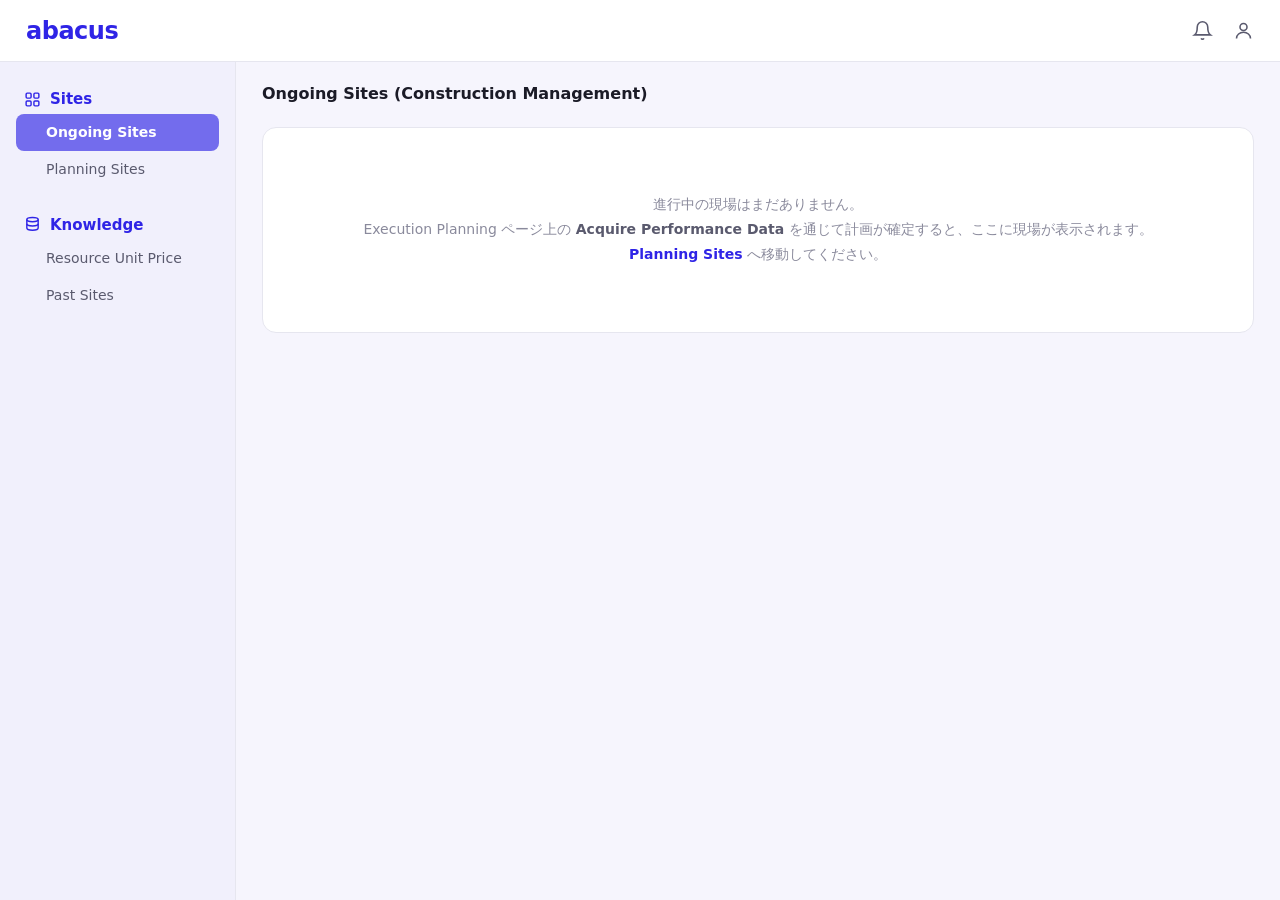
<file: index.html>
<!DOCTYPE html>
<html lang="en">
<head>
<meta charset="UTF-8" />
<meta name="viewport" content="width=device-width, initial-scale=1.0" />
<title>Abacus · Ongoing Sites (Construction Management)</title>
<style>
  /* ---------- Design tokens (shared with cur.html) ---------- */
  :root{
    --white:#FFFFFF;
    --black:#000000;
    --indigo-50:#E5E4FB;
    --indigo-100:#C3C0F6;
    --indigo-200:#9791F1;
    --indigo-300:#736CED;
    --indigo-400:#5148EA;
    --indigo-500:#2F24E6;
    --indigo-600:#1D14C8;
    --indigo-700:#140A94;
    --indigo-800:#0D0765;
    --indigo-900:#07043C;
    --green-500:#28D435;
    --green-600:#1FAD29;
    --teal-500:#19B5A6;
    --gold-600:#A8821B;
    --orange-600:#D98A00;
    --purple-400:#8F88F0;

    --bg-app:#F6F5FD;
    --bg-side:#F1F0FC;
    --line:#E6E6EF;
    --line-strong:#D6D6E2;
    --text:#1B1B27;
    --text-soft:#5A5A6E;
    --text-mute:#8A8A9C;
    --radius:14px;
    --shadow-card:0 1px 2px rgba(16,16,40,.05);
    --font:"Inter","Helvetica Neue","Hiragino Sans","Yu Gothic UI",system-ui,-apple-system,sans-serif;
  }

  *{box-sizing:border-box;}
  html,body{height:100%;}
  body{margin:0;font-family:var(--font);color:var(--text);background:var(--bg-app);-webkit-font-smoothing:antialiased;}
  button{font-family:inherit;cursor:pointer;}

  /* ---------- App shell ---------- */
  .appbar{
    height:62px;display:flex;align-items:center;justify-content:space-between;
    padding:0 26px;background:var(--white);border-bottom:1px solid var(--line);
    position:sticky;top:0;z-index:30;
  }
  .appbar .logo a{text-decoration: none;color: var(--indigo-500);}
  .appbar .logo{font-size:24px;font-weight:800;letter-spacing:-.5px;}
  .appbar-actions{display:flex;align-items:center;gap:20px;}
  .appbar-actions svg{width:21px;height:21px;color:var(--text-soft);}

  .app{display:flex;min-height:calc(100vh - 62px);}

  .sidebar{
    width:236px;flex:0 0 236px;
    background:var(--bg-side);
    border-right:1px solid var(--line);
    padding:22px 16px;
  }
  .nav-group{margin-bottom:22px;}
  .nav-head{
    display:flex;align-items:center;gap:9px;
    color:var(--indigo-500);font-weight:700;font-size:15px;
    padding:6px 8px;
  }
  .nav-head svg{width:17px;height:17px;}
  .nav-item{
    display:block;padding:9px 12px 9px 30px;
    color:var(--text-soft);font-size:14px;border-radius:8px;
    text-decoration:none;line-height:1.35;cursor:pointer;
  }
  .nav-item:hover{background:#EAE9FA;}
  .nav-item.active{
    background:var(--indigo-300);color:var(--white);font-weight:700;
  }

  .main{flex:1;min-width:0;display:flex;flex-direction:column;}
  .content{padding:22px 26px 60px;}
  .page-title{font-size:16px;font-weight:600;color:var(--text);margin:0 0 24px;}

  /* ---------- Site cards ---------- */
  .cards{display:grid;grid-template-columns:repeat(2,minmax(0,1fr));gap:20px;}
  /* empty state — same pattern as the Planning Sites list */
  .empty-cards{
    grid-column:1 / -1;
    background:var(--white);border:1px solid var(--line);border-radius:var(--radius);
    padding:64px 20px;text-align:center;
    font-size:14px;color:var(--text-mute);line-height:1.8;
  }
  .empty-cards b{color:var(--text-soft);}
  .empty-cards a{color:var(--indigo-500);font-weight:600;text-decoration:none;}
  .empty-cards a:hover{text-decoration:underline;}
  @media(max-width:1100px){.cards{grid-template-columns:1fr;}}
  .site-card{
    background:var(--white);border:1px solid var(--line);border-radius:var(--radius);
    padding:16px;box-shadow:var(--shadow-card);min-width:0;
  }
  .site-card:hover{border:1px solid var(--indigo-100);}
  .sc-head{display:flex;align-items:center;justify-content:space-between;gap:12px;margin-bottom:14px;}
  .sc-name{font-size:21px;font-weight:800;}
  .sc-meta{display:flex;align-items:center;gap:14px;font-size:13px;color:var(--text-soft);white-space:nowrap;}
  .sc-meta .updated{display:inline-flex;align-items:center;gap:6px;}
  .sc-meta svg{width:14px;height:14px;}
  .status{font-weight:700;font-size:13px;}
  .status.syncing{color:var(--orange-600);}
  .status.auto{color:var(--indigo-500);}

  .metric{margin-bottom:12px;}
  .metric-row{display:flex;align-items:baseline;justify-content:space-between;gap:12px;margin-bottom:6px;}
  .metric-label{font-size:15px;font-weight:700;}
  .metric-label.dim{color:var(--text-mute);}
  .metric-label.dim b{color:var(--text);}
  .metric-side{font-size:12.5px;color:var(--text-soft);white-space:nowrap;overflow:hidden;text-overflow:ellipsis;}
  .track{height:7px;background:#E9E9F0;border-radius:999px;overflow:hidden;}
  .fill{height:100%;border-radius:999px;background:var(--green-500);}
  .fill.grad{background:linear-gradient(90deg,var(--green-500),var(--teal-500));}

  /* tabs + legend */
  .sc-tabs{display:flex;align-items:center;gap:4px;margin:16px 0 12px;flex-wrap:wrap;}
  .tab{
    background:none;border:none;font-size:14px;font-weight:600;color:var(--text-soft);
    padding:9px 14px;border-bottom:2.5px solid transparent;
  }
  .tab.active{
    background:var(--indigo-50);color:var(--text);font-weight:700;
    border-bottom-color:var(--indigo-500);
  }
  .legend{margin-left:auto;display:flex;align-items:center;gap:16px;font-size:13px;color:var(--text);}
  .legend span{display:inline-flex;align-items:center;gap:7px;}
  .legend i{display:inline-block;width:18px;height:3px;border-radius:2px;}

  .chart{border:1px solid var(--line);border-radius:8px;padding:8px 6px 2px;}
  .chart svg{display:block;width:100%;height:auto;}

  .sc-foot{display:flex;gap:12px;margin-top:16px;}
  .sc-foot button{
    flex:1;display:inline-flex;align-items:center;justify-content:center;gap:4px;
    background:var(--white);border:1.5px solid var(--line-strong);border-radius:8px;
    padding:8px;font-size:14px;font-weight:600;color:var(--text);
  }
  .sc-foot button:hover{border-color:var(--indigo-300);color:var(--indigo-600);}
  .sc-foot svg{width:16px;height:16px;}
</style>
<link rel="stylesheet" href="buttons.css" />
</head>
<body>
<!-- Full-width app header -->
<header class="appbar">
  <div class="logo"><a href="index.html">abacus</a></div>
  <div class="appbar-actions">
    <svg viewBox="0 0 24 24" fill="none" stroke="currentColor" stroke-width="1.8"><path d="M18 8a6 6 0 10-12 0c0 7-3 9-3 9h18s-3-2-3-9"/><path d="M13.7 21a2 2 0 01-3.4 0"/></svg>
    <svg viewBox="0 0 24 24" fill="none" stroke="currentColor" stroke-width="1.8"><circle cx="12" cy="8" r="4"/><path d="M4 21c0-4 3.6-7 8-7s8 3 8 7"/></svg>
  </div>
</header>

<div class="app">
  <!-- Sidebar -->
  <aside class="sidebar">
    <div class="nav-group">
      <div class="nav-head">
        <svg viewBox="0 0 24 24" fill="none" stroke="currentColor" stroke-width="2"><rect x="3" y="3" width="7" height="7" rx="1.5"/><rect x="14" y="3" width="7" height="7" rx="1.5"/><rect x="3" y="14" width="7" height="7" rx="1.5"/><rect x="14" y="14" width="7" height="7" rx="1.5"/></svg>
        Sites
      </div>
      <a href="index.html" class="nav-item active">Ongoing Sites</a>
      <a href="PlanningSitelist.html" class="nav-item">Planning Sites</a>
    </div>
    <div class="nav-group">
      <div class="nav-head">
        <svg viewBox="0 0 24 24" fill="none" stroke="currentColor" stroke-width="2"><ellipse cx="12" cy="5" rx="8" ry="3"/><path d="M4 5v6c0 1.7 3.6 3 8 3s8-1.3 8-3V5"/><path d="M4 11v6c0 1.7 3.6 3 8 3s8-1.3 8-3v-6"/></svg>
        Knowledge
      </div>
      <a href="resource-pricing.html" class="nav-item">Resource Unit Price</a>
      <a class="nav-item">Past Sites</a>
    </div>
  </aside>

  <!-- Main -->
  <div class="main">
    <main class="content">
      <h1 class="page-title">Ongoing Sites (Construction Management)</h1>
      <div class="cards" id="cards"></div>
    </main>
  </div>
</div>

<script>
/* Demo reset: opening index.html?reset wipes all prototype data
   (abacus.* localStorage keys) and reloads into the clean state. */
if (new URLSearchParams(location.search).has('reset')) {
  Object.keys(localStorage)
    .filter(k => k.startsWith('abacus.'))
    .forEach(k => localStorage.removeItem(k));
  sessionStorage.clear();
  location.replace(location.pathname); // drop the param so refreshes don't re-trigger
}

const ICON = {
  clock:'<svg viewBox="0 0 24 24" fill="none" stroke="currentColor" stroke-width="1.8"><circle cx="12" cy="12" r="9"/><path d="M12 7v5l3 2"/></svg>',
  trend:'<svg viewBox="0 0 24 24" fill="none" stroke="currentColor" stroke-width="2"><path d="M3 17l6-6 4 4 8-8"/><path d="M14 7h7v7"/></svg>',
  cal:'<svg viewBox="0 0 24 24" fill="none" stroke="currentColor" stroke-width="1.8"><rect x="3" y="5" width="18" height="16" rx="2"/><path d="M16 3v4M8 3v4M3 11h18"/></svg>',
  bars:'<svg viewBox="0 0 24 24" fill="none" stroke="currentColor" stroke-width="2"><path d="M5 20V10M12 20V4M19 20v-6"/><path d="M3 20h18"/></svg>'
};

/* ---------- chart builders (static prototype data) ---------- */
const MONTHS = ['25年1月','2月','3月','4月','5月','6月','7月','8月','9月','10月','11月','12月'];

function lineChart(){
  // plot area: x 56..780, y 18..196 (0% bottom .. 100% top)
  const xs = i => 56 + i * 62;
  const pts = {
    purple:[190,158,126,98,76,60,48,40],
    green: [190,162,136,110,90,78,71,70],
    gold:  [190,166,146,124,108,97,89,83]
  };
  const poly = (arr,color)=>`
    <polyline points="${arr.map((y,i)=>`${xs(i)},${y}`).join(' ')}" fill="none" stroke="${color}" stroke-width="2.5" stroke-linejoin="round"/>
    ${arr.map((y,i)=>`<circle cx="${xs(i)}" cy="${y}" r="3.4" fill="${color}"/>`).join('')}`;
  return `
  <svg viewBox="0 0 800 238" xmlns="http://www.w3.org/2000/svg">
    ${[196,107,18].map(y=>`<line x1="50" y1="${y}" x2="790" y2="${y}" stroke="#ECECF2" stroke-dasharray="${y===196?'none':'4 4'}"/>`).join('')}
    <text x="42" y="22" font-size="13" fill="#5A5A6E" text-anchor="end">100%</text>
    <text x="42" y="111" font-size="13" fill="#5A5A6E" text-anchor="end">50%</text>
    <text x="42" y="200" font-size="13" fill="#5A5A6E" text-anchor="end">0%</text>
    ${poly(pts.gold,'var(--gold-600)')}
    ${poly(pts.green,'var(--green-600)')}
    ${poly(pts.purple,'var(--purple-400)')}
    ${MONTHS.map((m,i)=>{
      const x = xs(i);
      if(m==='6月') return `<rect x="${x-22}" y="212" width="44" height="22" rx="11" fill="#E2E2EA"/><text x="${x}" y="227" font-size="13" fill="#1B1B27" text-anchor="middle">6月</text>`;
      return `<text x="${x}" y="227" font-size="13" fill="#5A5A6E" text-anchor="middle">${m}</text>`;
    }).join('')}
  </svg>`;
}

function barChart(){
  // 7 months, dual axis; plot area x 80..720, y 18..196
  const months = ['25年1月','2月','3月','4月','5月','6月','7月'];
  const xs = i => 110 + i * 100;
  const bars = [10,38,28,30,52,80,46]; // % heights; plus tall final bar
  const line = [128,118,110,104,98,92];
  return `
  <svg viewBox="0 0 800 238" xmlns="http://www.w3.org/2000/svg">
    ${[196,107,18].map(y=>`<line x1="72" y1="${y}" x2="728" y2="${y}" stroke="#ECECF2" stroke-dasharray="${y===196?'none':'4 4'}"/>`).join('')}
    <text x="64" y="22" font-size="13" fill="#5A5A6E" text-anchor="end">¥2000万</text>
    <text x="64" y="111" font-size="13" fill="#5A5A6E" text-anchor="end">¥1000万</text>
    <text x="64" y="200" font-size="13" fill="#5A5A6E" text-anchor="end">¥0</text>
    <text x="736" y="22" font-size="13" fill="#5A5A6E">¥500万</text>
    <text x="736" y="111" font-size="13" fill="#5A5A6E">¥250万</text>
    <text x="736" y="200" font-size="13" fill="#5A5A6E">¥0</text>
    <defs>
      <linearGradient id="barG" x1="0" y1="0" x2="0" y2="1">
        <stop offset="0" stop-color="#9A9DA8"/><stop offset="1" stop-color="#C9CBD3"/>
      </linearGradient>
    </defs>
    ${bars.map((h,i)=>{
      const bh = h*1.78, x = xs(i)-17;
      return `<rect x="${x}" y="${196-bh}" width="34" height="${bh}" fill="url(#barG)"/>`;
    }).join('')}
    <rect x="${xs(5)+33}" y="${196-140}" width="34" height="140" fill="url(#barG)"/>
    <polyline points="${line.map((y,i)=>`${xs(i)},${y}`).join(' ')}" fill="none" stroke="var(--purple-400)" stroke-width="2.5"/>
    ${line.map((y,i)=>`<circle cx="${xs(i)}" cy="${y}" r="3.4" fill="var(--purple-400)"/>`).join('')}
    ${months.map((m,i)=>{
      const x = xs(i);
      if(m==='6月') return `<rect x="${x-22}" y="212" width="44" height="22" rx="11" fill="#1B1B27"/><text x="${x}" y="227" font-size="13" fill="#fff" text-anchor="middle">6月</text>`;
      return `<text x="${x}" y="227" font-size="13" fill="#5A5A6E" text-anchor="middle">${m}</text>`;
    }).join('')}
  </svg>`;
}

/* ---------- card template ---------- */
function siteCard(cfg){
  const legendFull = `
    <div class="legend">
      <span>Start <i style="background:var(--green-600)"></i></span>
      <span>Elapsed Time <i style="background:var(--purple-400)"></i></span>
      ${cfg.chart==='line' ? '<span>Total Spending <i style="background:var(--gold-600)"></i></span>' : ''}
    </div>`;
  return `
  <div class="site-card">
    <div class="sc-head">
      <div class="sc-name">${cfg.name || 'Site Name'}</div>
      <div class="sc-meta">
        <span class="updated">${ICON.clock} Last synced: 00:00 mm/dd/yyyy</span>
      </div>
    </div>

    <div class="metric">
      <div class="metric-row">
        <span class="metric-label ${cfg.dimStart?'dim':''}">${cfg.jp?'着手率':'Start Rate'}: <b>50%</b></span>
      </div>
      <div class="track"><div class="fill" style="width:50%"></div></div>
    </div>
    <div class="metric">
      <div class="metric-row">
        <span class="metric-label">${cfg.jp?'時間経過率':'Time Elapsed Rate'}: <b>60%</b></span>
        <span class="metric-side">Construction Period: 2025/10/01-2026/0930</span>
      </div>
      <div class="track"><div class="fill" style="width:60%"></div></div>
    </div>
    <div class="metric">
      <div class="metric-row">
        <span class="metric-label">Total Expenditure Rate: <b>75%</b></span>
        <span class="metric-side">Estimated Amount: $128,940&ensp;Expenditure Amount: $128,940</span>
      </div>
      <div class="track"><div class="fill grad" style="width:75%"></div></div>
    </div>

    <div class="sc-tabs">
      <button class="tab ${cfg.chart==='line'?'active':''}" data-tab="line">Construction Progress</button>
      <button class="tab ${cfg.chart==='bar'?'active':''}" data-tab="bar">Expenditure</button>
      ${legendFull}
    </div>

    <div class="chart">${cfg.chart==='line' ? lineChart() : barChart()}</div>

    <div class="sc-foot">
      <button onclick="openActuals('${cfg.siteId || 'demo'}','cumulative')">${ICON.trend} Actuals (Overall)</button>
      <button onclick="openActuals('${cfg.siteId || 'demo'}','daily')">${ICON.cal} Actuals (Daily)</button>
      <button onclick="openActuals('${cfg.siteId || 'demo'}','summary')">${ICON.bars} Actuals (Summary)</button>
    </div>
  </div>`;
}

function openActuals(siteId, tab){
  location.href = 'actuals.html?siteId=' + encodeURIComponent(siteId) + '&tab=' + tab;
}

// Ongoing Sites shows ONLY sites finalized via [Acquire Performance Data].
function finalizedSiteCards(){
  try{
    const sites = JSON.parse(localStorage.getItem('abacus.sites') || '[]');
    return sites.filter(s => {
      try{
        const snap = JSON.parse(localStorage.getItem('abacus.planning.' + s.id) || 'null');
        return !!(snap && (snap.acquired || (snap.actuals && snap.actuals.finalized)));
      }catch(_e){ return false; }
    }).map(s => ({ name:s.name, siteId:s.id, status:'Auto Acquiring', chart:'line', updated:'Updated just now' }));
  }catch(_e){ return []; }
}
const CARDS = finalizedSiteCards();

const wrap = document.getElementById('cards');
if (CARDS.length){
  wrap.innerHTML = CARDS.map(siteCard).join('');
} else {
  wrap.innerHTML = `
    <div class="empty-cards">
      進行中の現場はまだありません。<br>
      Execution Planning ページ上の <b>Acquire Performance Data</b> を通じて計画が確定すると、ここに現場が表示されます。<br>
      <a href="PlanningSitelist.html">Planning Sites</a> へ移動してください。
    </div>`;
}

// tab switching swaps the chart inside the same card
wrap.addEventListener('click',e=>{
  const tab = e.target.closest('.tab');
  if(!tab) return;
  const card = tab.closest('.site-card');
  card.querySelectorAll('.tab').forEach(t=>t.classList.toggle('active',t===tab));
  card.querySelector('.chart').innerHTML = tab.dataset.tab==='bar' ? barChart() : lineChart();
});
</script>
</body>
</html>
</file>
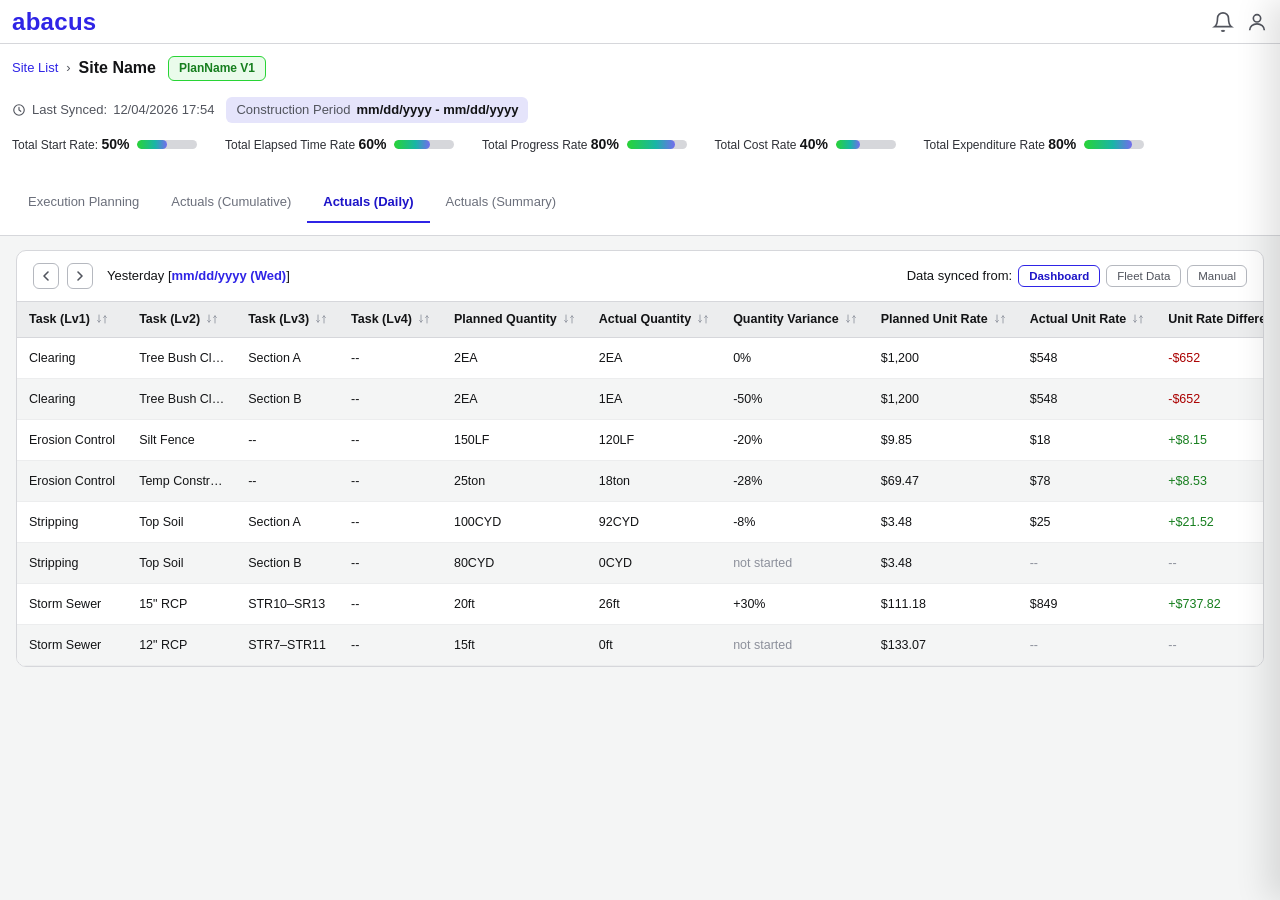
<file: actuals.html>
<!DOCTYPE html>
<html lang="en">
<head>
<meta charset="UTF-8" />
<meta name="viewport" content="width=1440, initial-scale=1" />
<title>Abacus — Actuals (Prototype)</title>
<style>
  /* ---------- Color tokens (same as planning.html) ---------- */
  :root {
    --indigo-50:#E5E4FB; --indigo-100:#C3C0F6; --indigo-200:#9791F1;
    --indigo-300:#736CED; --indigo-400:#5148EA; --indigo-500:#2F24E6;
    --indigo-600:#1D14C8; --indigo-700:#140A94; --indigo-800:#0D0765;
    --indigo-900:#07043C;
    --white:#FFFFFF; --black:#000000;
    --neutral-50:#F4F5F5; --neutral-100:#ECEDEE; --neutral-200:#D6D7DB;
    --neutral-300:#B5B8BF; --neutral-400:#A0A3AC; --neutral-500:#8C909B;
    --neutral-600:#6B6F7B; --neutral-700:#51545D; --neutral-800:#2F3137;
    --neutral-900:#131416;
    --red-50:#FCEDED; --red-100:#F7CCCC; --red-300:#F18A8F; --red-500:#D50000; --red-600:#AA0000;
    --green-50:#EAFBEB; --green-100:#D0F6D3; --green-500:#28D435; --green-700:#167E1E;
  }
  * { box-sizing:border-box; }
  html, body {
    margin:0; padding:0; height:100%;
    background:var(--neutral-50); color:var(--neutral-900);
    font-family:-apple-system, BlinkMacSystemFont, "Segoe UI", Roboto, "Helvetica Neue", Arial, sans-serif;
    font-size:13px; line-height:1.4;
  }

  /* ---------- Top header ---------- */
  .topbar {
    height:44px; background:var(--white); color:var(--indigo-500); border-bottom:1px solid var(--neutral-200);
    display:flex; align-items:center; padding:12px;
  }
  .topbar a { text-decoration:none; color:var(--indigo-500); }
  .topbar .brand { font-weight:700; letter-spacing:.3px; font-size:24px; }
  .topbar .right { margin-left:auto; display:flex; gap:12px; align-items:center; color:var(--neutral-700); }

  /* ---------- Page header ---------- */
  .page-header { background:var(--white); border-bottom:1px solid var(--neutral-200); padding:12px; display:flex;flex-direction:column;gap:16px; }
  .breadcrumb { font-size:13px; color:var(--neutral-600); display:flex; align-items:center; gap:8px; }
  .breadcrumb a { color:var(--indigo-500); text-decoration:none; cursor:pointer; }
  .breadcrumb a:hover { text-decoration:underline; }
  .breadcrumb .sep { color:var(--neutral-700); }
  .breadcrumb #crumbSiteName { font-size:16px; font-weight:600; color:var(--neutral-900); }
  /* plan name (set on the planning page) shown as a green tag */
  .breadcrumb .plan-pill {
    margin-left:4px; padding:3px 10px;
    background:var(--green-50); border:1px solid var(--green-500);
    color:var(--green-700); border-radius:6px; font-weight:600; font-size:12px;
  }

  /* tabs */
  .tabs-row { display:flex; align-items:center; justify-content:space-between; margin-top:12px; }
  .tabs { display:flex; gap:0; }
  .tab {
    padding:10px 16px; font-size:13px; color:var(--neutral-600);
    cursor:pointer; border-bottom:2px solid transparent; font-weight:500;
  }
  .tab:hover { color:var(--neutral-900); }
  .tab.active { color:var(--indigo-600); border-bottom-color:var(--indigo-500); font-weight:600; }

  /* ---------- Actuals shared header ---------- */
  .actuals-meta {display:flex; flex-direction:column; gap:12px;}
  .actuals-meta .chips { display:flex; align-items:center; gap:12px; }
  /* Last Synced — plain text with clock icon (no chip) */
  .meta-plain {
    display:inline-flex; align-items:center; gap:6px;
    font-size:13px; color:var(--neutral-700);
  }
  .meta-plain .ic { width:14px; height:14px; }
  .actuals-chip {
    display:inline-flex; align-items:center; gap:6px;
    background:var(--indigo-50); border-radius:6px; padding:4px 10px;
    font-size:13px; color:var(--neutral-700);
  }
  .actuals-chip strong { color:var(--neutral-900); }
  .actuals-chip .ic { width:13px; height:13px; }
  /* KPI row — five KPIs on a single line across the full width,
     bar right after the value; bars flex-shrink to keep one row */
  .kpi-bar {padding:0;margin:0;}
  .kpi { display:inline-flex; align-items:center; gap:8px; font-size:12px; color:var(--neutral-800); white-space:nowrap; flex:1 1 auto; min-width:0; margin-right:24px}
  .kpi p { margin:0; }
  .kpi strong { color:var(--neutral-900); font-size:14px; font-weight:700; }
  .kpi .track { height:9px; border-radius:999px; background:var(--neutral-200); overflow:hidden; flex:1 1 60px; width:60px; }
  .kpi .fill, .actuals-cellbar .fill {
    height:100%; border-radius:999px;
    background:linear-gradient(90deg, var(--green-500), #19B5A6 60%, var(--indigo-300));
  }

  /* ---------- Panels / cards / tables (same look as planning's actuals) ---------- */
  .actuals-panel { display:none; }
  .actuals-panel.show { display:block; }
  .actuals-card {
    background:var(--white); border:1px solid var(--neutral-200); border-radius:10px;
    margin:14px 16px; overflow:hidden;
  }
  .actuals-subhead {
    display:flex; align-items:center; gap:14px; flex-wrap:wrap;
    padding:12px 16px; border-bottom:1px solid var(--neutral-200); font-size:13px;
  }
  .actuals-subhead .spacer { flex:1; }
  .actuals-date { color:var(--indigo-500); font-weight:700; cursor:pointer; }
  .actuals-date:hover { text-decoration:underline; }
  .actuals-scroll { overflow-x:auto; }
  table.actuals-table { width:100%; border-collapse:collapse; font-size:12.5px; }
  table.actuals-table th {
    background:var(--neutral-100); color:var(--neutral-900); font-weight:700; text-align:left;
    padding:9px 12px; border-bottom:1px solid var(--neutral-200); white-space:nowrap;
  }
  table.actuals-table td {
    padding:10px 12px; border-bottom:1px solid var(--neutral-100);
    color:var(--neutral-900); white-space:nowrap; vertical-align:middle;
  }
  table.actuals-table tbody tr:nth-child(even) td { background:var(--neutral-50); }
  .th-sort { display:inline-flex; vertical-align:-2px; margin-left:6px; color:var(--neutral-500); cursor:pointer; }
  .th-sort svg { width:12px; height:12px; }
  .diff-neg { color:var(--red-600); }
  .diff-pos { color:var(--green-700); }
  .muted-na { color:var(--neutral-500); }
  .actuals-cellbar { display:inline-flex; align-items:center; gap:8px; }
  .actuals-cellbar .track { width:80px; height:8px; border-radius:999px; background:var(--neutral-200); overflow:hidden; flex:0 0 auto; }
  .actuals-cellbar b { min-width:38px; font-weight:600; }

  .chip-toggle {
    background:var(--white); border:1px solid var(--neutral-300); border-radius:6px;
    padding:4px 10px; font-size:11.5px; color:var(--neutral-700); cursor:pointer;
  }
  .chip-toggle:hover { border-color:var(--indigo-300); }
  .chip-toggle.selected { border:1.5px solid var(--indigo-500); color:var(--indigo-600); font-weight:600; }
  .chip-toggle.selected-solid { background:var(--indigo-500); border-color:var(--indigo-500); color:var(--white); font-weight:600; }
  .chips-inline { display:inline-flex; align-items:center; gap:6px; }

  .day-nav { display:inline-flex; align-items:center; gap:8px; }
  .day-nav button {
    width:26px; height:26px; border:1px solid var(--neutral-300); border-radius:6px;
    background:var(--white); color:var(--neutral-700); display:inline-flex; align-items:center; justify-content:center;
    cursor:pointer; padding:0;
  }
  .day-nav button:hover { border-color:var(--indigo-400); color:var(--indigo-600); }
  .day-nav svg { width:12px; height:12px; }

  /* ---------- Summary table ---------- */
  .as-controls { display:flex; align-items:center; flex-wrap:wrap; padding:12px 16px; border-bottom:1px solid var(--neutral-200); font-size:12.5px; }
  .as-controls label.radio { display:inline-flex; align-items:center; gap:6px; cursor:pointer; color:var(--neutral-800); }
  .as-controls input[type=radio] { accent-color:var(--indigo-500); }
  .as-controls .date-range { display:inline-flex; align-items:center; gap:6px; }
  .as-controls .date-range input {
    width:110px; border:1px solid var(--neutral-300); border-radius:6px; padding:5px 8px;
    font-size:12px; font-family:inherit; color:var(--neutral-900);
  }
  .as-controls .src-label { color:var(--neutral-600); }
  .as-controls .synced-note { font-size:11px; color:var(--neutral-500); }
  table.as-table { border-collapse:collapse; font-size:12px; min-width:100%; }
  table.as-table th, table.as-table td {
    border-bottom:1px solid var(--neutral-100); padding:8px 10px; white-space:nowrap;
    background:var(--white); color:var(--neutral-900); text-align:left;
  }
  table.as-table thead th { background:var(--neutral-100); font-weight:700; border-bottom:1px solid var(--neutral-200); }
  table.as-table .day-col { text-align:center; min-width:44px; }
  table.as-table .offday { background:var(--red-50) !important; }
  table.as-table .na { color:var(--red-300); font-style:italic; text-align:center; }
  table.as-table .as-c1, table.as-table .as-c2, table.as-table .as-c3,
  table.as-table .as-c4, table.as-table .as-c5 { position:sticky; z-index:2; }
  table.as-table thead .as-c1, table.as-table thead .as-c2, table.as-table thead .as-c3,
  table.as-table thead .as-c4, table.as-table thead .as-c5 { z-index:3; }
  table.as-table .as-c1 { left:0;     min-width:130px; max-width:130px; }
  table.as-table .as-c2 { left:130px; min-width:86px;  max-width:86px; }
  table.as-table .as-c3 { left:216px; min-width:86px;  max-width:86px; }
  table.as-table .as-c4 { left:302px; min-width:104px; max-width:104px; }
  table.as-table .as-c5 { left:406px; min-width:104px; max-width:104px; border-right:1px solid var(--neutral-300); }
  table.as-table tr.as-group td {
    background:var(--indigo-700) !important; color:var(--white); font-weight:700; border-bottom:none;
  }
  table.as-table tr.as-group td.na, table.as-table tr.as-group td.offday { background:var(--indigo-700) !important; color:var(--white); }

  /* ---------- Drawer (Actuals by Resource) ---------- */
  .drawer-scrim {
    position:fixed; inset:0; background:rgba(19,20,22,.35); z-index:94;
    opacity:0; pointer-events:none; transition:opacity .2s ease;
  }
  .drawer-scrim.show { opacity:1; pointer-events:auto; }
  .drawer {
    position:fixed; top:0; right:0; bottom:0; width:min(900px, 80vw); width:90vw;
    background:var(--white); border-left:1px solid var(--neutral-200);
    box-shadow:-12px 0 32px rgba(0,0,0,.12); transform:translateX(100%);
    transition:transform .22s ease; z-index:95; display:flex; flex-direction:column;
  }
  .drawer.show { transform:translateX(0); }
  .drawer-header {
    padding:14px 20px; border-bottom:1px solid var(--neutral-200);
    display:flex; align-items:flex-start; justify-content:space-between;
  }
  .drawer-body { padding:18px 20px; overflow-y:auto; flex:1; font-size:13px; color:var(--neutral-800); }
  .rd-crumb { font-size:13px; display:flex; align-items:center; gap:8px; }
  .rd-crumb a { color:var(--indigo-500); text-decoration:none; cursor:pointer; }
  .rd-meta { display:flex; align-items:center; gap:14px; margin-bottom:14px; }
  .rd-meta .date { color:var(--indigo-500); font-weight:700; }
  .rd-section { border-top:1px solid var(--neutral-200); margin-top:20px; padding-top:14px; }
  .rd-section-head { display:flex; align-items:center; gap:10px; margin-bottom:8px; }
  .rd-section-head h4 { margin:0; font-size:14.5px; font-weight:700; color:var(--neutral-900); }
  .rd-section-head .meta { margin-left:auto; display:inline-flex; align-items:center; gap:6px; font-size:11px; color:var(--neutral-600); }
  .rd-edit {
    background:none; color:var(--indigo-400); cursor:pointer; padding:2px;
    display:inline-flex; border:1px solid var(--indigo-200); border-radius:5px;
  }
  .rd-edit svg { width:13px; height:13px; }
  .rd-details-btn { margin-top:10px; }
  .rd-details-btn .rd-chev { font-size:10px; margin-left:4px; }
  /* expandable Details block per resource section (collapsed by default) */
  .rd-details { margin-top:14px; }
  .rd-details[hidden] { display:none; }
  .rd-details-label { color:var(--indigo-500); font-size:13px; margin-bottom:8px; }
  .cell-warn { background:var(--red-50) !important; }
  .cell-warn .cw { display:flex; align-items:center; justify-content:space-between; gap:12px; }
  .warn-ic { display:inline-flex; color:#E07A00; }
  .warn-ic svg { width:14px; height:14px; }
  .op-dist { display:inline-flex; width:130px; height:10px; border-radius:2px; overflow:hidden; }
  .op-dist i { height:100%; display:block; }
  .info-ic { display:inline-flex; vertical-align:-2px; margin-left:4px; color:var(--neutral-500); }
  .info-ic svg { width:13px; height:13px; }
  .icon-x { background:none; border:none; cursor:pointer; color:var(--neutral-600); padding:4px; }
  .icon-x:hover { color:var(--neutral-900); }
  .icon-x svg { width:16px; height:16px; }

  /* ---------- Toast (same as planning.html) ---------- */
  .toast {
    position:fixed; bottom:32px; right:24px; left:auto;
    background:var(--white); border:1.5px solid var(--neutral-300);
    border-radius:8px; padding:12px 14px 12px 12px;
    display:none; align-items:flex-start; gap:10px;
    min-width:280px; max-width:420px; z-index:200;
    box-shadow:0 8px 24px rgba(0,0,0,.12);
    color:var(--neutral-900); font-size:13px;
    transform:translateY(8px); opacity:0;
    transition:opacity .2s ease, transform .2s ease;
  }
  .toast.show { display:flex; opacity:1; transform:translateY(0); }
  .toast .t-icon { flex-shrink:0; width:22px; height:22px; display:inline-flex; align-items:center; justify-content:center; }
  .toast .t-icon svg { width:22px; height:22px; }
  .toast .t-title { font-size:14px; font-weight:700; line-height:1.35; }
  .toast .t-close {
    background:transparent; border:none; cursor:pointer; color:var(--neutral-600);
    width:22px; height:22px; display:flex; align-items:center; justify-content:center;
    padding:0; font-size:18px; line-height:1; flex-shrink:0;
  }
  .toast.success { border-color:var(--green-500); }
  .toast.success .t-icon { color:var(--green-500); }
</style>
<link rel="stylesheet" href="buttons.css" />
</head>
<body>

<div class="topbar">
  <span class="brand"><a href="index.html">abacus</a></span>
  <div class="right">
    <svg width="22" height="22" viewBox="0 0 24 24" fill="none" stroke="#51545D" stroke-width="1.8"><path d="M18 8a6 6 0 10-12 0c0 7-3 9-3 9h18s-3-2-3-9"/><path d="M13.7 21a2 2 0 01-3.4 0"/></svg>
    <svg width="22" height="22" viewBox="0 0 24 24" fill="none" stroke="#51545D" stroke-width="1.8"><circle cx="12" cy="8" r="4"/><path d="M4 21c0-4 3.6-7 8-7s8 3 8 7"/></svg>
  </div>
</div>

<div class="page-header">
  <div class="breadcrumb">
    <a href="index.html">Site List</a>
    <span class="sep">›</span>
    <p id="crumbSiteName" style="margin:0;">Site Name</p>
    <span id="planPill" class="plan-pill">PlanName V1</span>
  </div>

  <!-- shared Actuals header -->
  <div class="actuals-meta">
    <div class="chips">
      <span class="meta-plain">
        <svg class="ic" viewBox="0 0 16 16" fill="none"><circle cx="8" cy="8" r="6" stroke="currentColor" stroke-width="1.3"/><path d="M8 5v3l2 1.5" stroke="currentColor" stroke-width="1.3" stroke-linecap="round"/></svg>
        Last Synced: <span id="actSyncedAt">00:00 mm/dd/yyyy</span>
      </span>
      <span class="actuals-chip">Construction Period <strong>mm/dd/yyyy - mm/dd/yyyy</strong></span>
    </div>
    <ul class="kpi-bar">
      <li class="kpi"><p>Total Start Rate: <strong>50%</strong></p><span class="track"><span class="fill" style="display:block;width:50%"></span></span></li>
      <li class="kpi"><p>Total Elapsed Time Rate <strong>60%</strong></p><span class="track"><span class="fill" style="display:block;width:60%"></span></span></li>
      <li class="kpi"><p>Total Progress Rate <strong>80%</strong></p><span class="track"><span class="fill" style="display:block;width:80%"></span></span></li>
      <li class="kpi"><p>Total Cost Rate <strong>40%</strong></p><span class="track"><span class="fill" style="display:block;width:40%"></span></span></li>
      <li class="kpi"><p>Total Expenditure Rate <strong>80%</strong></p><span class="track"><span class="fill" style="display:block;width:80%"></span></span></li>
    </div>
  </ul>

  <div class="tabs-row">
    <div class="tabs" id="mainTabs">
      <div class="tab" data-tab="planning">Execution Planning</div>
      <div class="tab" data-tab="cumulative">Actuals (Cumulative)</div>
      <div class="tab active" data-tab="daily">Actuals (Daily)</div>
      <div class="tab" data-tab="summary">Actuals (Summary)</div>
    </div>
  </div>
</div>

<main>
  <div id="panelCumulative" class="actuals-panel"></div>
  <div id="panelDaily" class="actuals-panel"></div>
  <div id="panelSummary" class="actuals-panel"></div>
</main>

<!-- Actuals by Resource drawer -->
<div id="actResDrawerScrim" class="drawer-scrim" onclick="closeActResDrawer()"></div>
<aside id="actResDrawer" class="drawer">
  <div class="drawer-header">
    <div class="rd-crumb">
      <a onclick="closeActResDrawer()">Daily Actuals</a>
      <span class="sep">›</span>
      <span>Actuals by Resource</span>
    </div>
    <button class="icon-x" onclick="closeActResDrawer()" title="Close">
      <svg viewBox="0 0 20 20" fill="none"><path d="M5 5l10 10M15 5L5 15" stroke="currentColor" stroke-width="1.6" stroke-linecap="round"/></svg>
    </button>
  </div>
  <div class="drawer-body" id="actResBody"></div>
</aside>

<!-- Toast -->
<div id="toast" class="toast" role="status" aria-live="polite">
  <span class="t-icon" id="tIcon"></span>
  <div class="t-body"><div class="t-title" id="tTitle"></div></div>
  <button class="t-close" id="tClose" type="button" aria-label="Close">×</button>
</div>

<script>
/* ============================================================
   Actuals — the post-finalization workspace for one site.
   Reads/writes the same per-site snapshot: abacus.planning.<siteId>
============================================================ */
const $ = id => document.getElementById(id);

function ts(){
  const d = new Date(), p = n => String(n).padStart(2,'0');
  return `${p(d.getMonth()+1)}/${p(d.getDate())}/${d.getFullYear()} ${p(d.getHours())}:${p(d.getMinutes())}`;
}

/* ---- toast (planning.html behavior) ---- */
const TOAST_ICONS = {
  success:'<svg viewBox="0 0 22 22" fill="none"><circle cx="11" cy="11" r="9.25" stroke="currentColor" stroke-width="1.5"/><path d="m6.5 11.5 3 3 6-6.5" stroke="currentColor" stroke-width="1.7" stroke-linecap="round" stroke-linejoin="round"/></svg>'
};
let _toastTimer;
function toast(msg, kind){
  kind = kind || 'success';
  $('tIcon').innerHTML = TOAST_ICONS.success;
  $('tTitle').textContent = msg || '';
  $('toast').className = 'toast show ' + kind;
  clearTimeout(_toastTimer);
  _toastTimer = setTimeout(() => { $('toast').className = 'toast'; }, 5000);
}
$('tClose').addEventListener('click', () => { $('toast').className = 'toast'; });

/* ---- per-site state ---- */
const SITE_ID = new URLSearchParams(location.search).get('siteId')
  || localStorage.getItem('abacus.currentSiteId') || 'demo';
const STORE_KEY = 'abacus.planning.' + SITE_ID;

let snap = null;
try { snap = JSON.parse(localStorage.getItem(STORE_KEY) || 'null'); } catch(_e) { snap = null; }
if (!snap) snap = {};                       // demo fallback — render with sample data, no persist for unknown sites
const PERSIST = SITE_ID !== 'demo';

let _saveTimer;
function persist(){
  if (!PERSIST) return;
  clearTimeout(_saveTimer);
  _saveTimer = setTimeout(() => {
    try { localStorage.setItem(STORE_KEY, JSON.stringify(snap)); } catch(_e) {}
  }, 300);
}

/* ---- sample data (seeded once into the snapshot) ---- */
const ACT_CUM_ROWS = [
  {lv1:'Clearing', lv2:'Tree Bush Cl…', lv3:'Section A', lv4:'--', eq:'10EA', eur:'$1,200', ea:'$12,000', aq:'6EA', aur:'$548', aa:'$3,288', diff:'−$8,712', prog:60, cost:27, exp:27},
  {lv1:'Clearing', lv2:'Tree Bush Cl…', lv3:'Section B', lv4:'--', eq:'10EA', eur:'$1,200', ea:'$12,000', aq:'6EA', aur:'$548', aa:'$3,288', diff:'−$8,712', prog:60, cost:27, exp:27},
  {lv1:'Erosion Control', lv2:'Silt Fence', lv3:'--', lv4:'--', eq:'1,523LF', eur:'$9.85', ea:'$15,000', aq:'525LF', aur:'$18', aa:'$9,450', diff:'-$5,550', prog:34, cost:63, exp:63},
  {lv1:'Erosion Control', lv2:'Temp Constr…', lv3:'--', lv4:'--', eq:'226.25ton', eur:'$69.47', ea:'$15,717', aq:'113ton', aur:'$78', aa:'$8,814', diff:'-$6,903', prog:49, cost:56, exp:56},
  {lv1:'Stripping', lv2:'Top Soil', lv3:'Section A', lv4:'--', eq:'1,000CYD', eur:'$3.48', ea:'$3,476', aq:'392CYD', aur:'$25', aa:'$9,800', diff:'-$22', prog:39, cost:282, exp:281},
  {lv1:'Stripping', lv2:'Top Soil', lv3:'Section B', lv4:'--', eq:'600CYD', eur:'$3.48', ea:'$2,085', aq:'0CYD', aur:null, aa:'$0', diff:null, prog:0, cost:0, exp:0},
  {lv1:'Storm Sewer', lv2:'15&quot; RCP', lv3:'STR10–SR13', lv4:'--', eq:'152ft', eur:'$111.18', ea:'$16,900', aq:'26ft', aur:'$849', aa:'$22,074', diff:'+$738', prog:17, cost:130, exp:130},
  {lv1:'Storm Sewer', lv2:'12&quot; RCP', lv3:'STR7–STR11', lv4:'--', eq:'72ft', eur:'$133.07', ea:'$9,581', aq:'0ft', aur:null, aa:'$0', diff:null, prog:0, cost:0, exp:0}
];
const ACT_DAILY_ROWS = [
  {lv1:'Clearing', lv2:'Tree Bush Cl…', lv3:'Section A', lv4:'--', pq:'2EA', aq:'2EA', qv:'0%', pur:'$1,200', aur:'$548', urd:'-$652'},
  {lv1:'Clearing', lv2:'Tree Bush Cl…', lv3:'Section B', lv4:'--', pq:'2EA', aq:'1EA', qv:'-50%', pur:'$1,200', aur:'$548', urd:'-$652'},
  {lv1:'Erosion Control', lv2:'Silt Fence', lv3:'--', lv4:'--', pq:'150LF', aq:'120LF', qv:'-20%', pur:'$9.85', aur:'$18', urd:'+$8.15'},
  {lv1:'Erosion Control', lv2:'Temp Constr…', lv3:'--', lv4:'--', pq:'25ton', aq:'18ton', qv:'-28%', pur:'$69.47', aur:'$78', urd:'+$8.53'},
  {lv1:'Stripping', lv2:'Top Soil', lv3:'Section A', lv4:'--', pq:'100CYD', aq:'92CYD', qv:'-8%', pur:'$3.48', aur:'$25', urd:'+$21.52'},
  {lv1:'Stripping', lv2:'Top Soil', lv3:'Section B', lv4:'--', pq:'80CYD', aq:'0CYD', qv:null, pur:'$3.48', aur:null, urd:null},
  {lv1:'Storm Sewer', lv2:'15&quot; RCP', lv3:'STR10–SR13', lv4:'--', pq:'20ft', aq:'26ft', qv:'+30%', pur:'$111.18', aur:'$849', urd:'+$737.82'},
  {lv1:'Storm Sewer', lv2:'12&quot; RCP', lv3:'STR7–STR11', lv4:'--', pq:'15ft', aq:'0ft', qv:null, pur:'$133.07', aur:null, urd:null}
];

/* ---- derive Actuals from the finalized plan ----
   Estimated columns come from the archived planning rows (snap.actuals.planRows);
   the actual / as-built figures are deterministic mock (real actuals would come from
   the field / Simulation, not the plan). Returns null when no plan was archived, so
   legacy/demo snapshots fall back to the sample arrays below. */
const f$ = n => '$' + Number(n||0).toLocaleString(undefined,{maximumFractionDigits:2});
const PROG = [62,48,100,35,80,55,90,72];           // mock progress % per row
const URV  = [1.12,0.94,1.20,1.05,0.88,1.15,0.97]; // mock actual unit-rate multiplier
const DOUTF = [0.96,0.82,1.05,0.70,0.90];          // mock daily actual-vs-planned factor

function deriveActuals(planRows){
  if (!Array.isArray(planRows) || !planRows.length) return null;

  const cumulative = planRows.map((r,i) => {
    const q = Number(r.qty)||0, ur = Number(r.rate)||0;
    const amt = (Number(r.amount)||0) || ur*q;
    const unit = r.unit ? ' '+r.unit : '';
    const prog = PROG[i%PROG.length];
    const aQ = Math.round(q*prog/100);
    const aUR = ur ? +(ur*URV[i%URV.length]).toFixed(2) : 0;
    const aAmt = +(aQ*aUR).toFixed(2);
    const dv = +(aAmt-amt).toFixed(2);
    return {
      lv1:r.lv1||'--', lv2:r.lv2||'--', lv3:r.lv3||'--', lv4:r.lv4||'--',
      eq:  q ? q.toLocaleString()+unit : '--',
      eur: ur ? f$(ur)+(r.unit?('/'+r.unit):'') : '--',
      ea:  amt ? f$(amt) : '--',
      aq:  aQ.toLocaleString()+unit,
      aur: aUR ? f$(aUR) : null,
      aa:  f$(aAmt),
      diff: dv===0 ? null : (dv>0?'+':'-')+f$(Math.abs(dv)),
      prog,
      cost: ur ? Math.round(aUR/ur*100) : 0,
      exp:  amt ? Math.round(aAmt/amt*100) : 0,
    };
  });

  const daily = planRows.map((r,i) => {
    const unit = r.unit ? ' '+r.unit : '';
    const dout = Number(r.dout) || (Number(r.cdays) ? Math.round((Number(r.qty)||0)/Number(r.cdays)) : 0);
    const ur = Number(r.rate)||0;
    const aQ = Math.round(dout*DOUTF[i%DOUTF.length]);
    const aUR = ur ? +(ur*URV[i%URV.length]).toFixed(2) : 0;
    const qv = dout ? Math.round((aQ-dout)/dout*100) : null;
    const urd = (ur&&aUR) ? +(aUR-ur).toFixed(2) : null;
    return {
      lv1:r.lv1||'--', lv2:r.lv2||'--', lv3:r.lv3||'--', lv4:r.lv4||'--',
      pq:  dout ? dout.toLocaleString()+unit : '--',
      aq:  aQ.toLocaleString()+unit,
      qv:  qv==null ? null : (qv>=0?'+':'')+qv+'%',
      pur: ur ? f$(ur) : '--',
      aur: aUR ? f$(aUR) : null,
      urd: urd==null ? null : (urd>=0?'+':'-')+f$(Math.abs(urd)),
    };
  });

  // Summary: group by Lv1 task; list each group's equipment resources (hours + assigned rate).
  const groupsMap = new Map();
  planRows.forEach(r => {
    const key = r.lv1 || '—';
    if (!groupsMap.has(key)) groupsMap.set(key, { name:key, amt:0, eq:new Map() });
    const g = groupsMap.get(key);
    g.amt += Number(r.amount)||0;
    ((r.sc && r.sc.tasks) || []).forEach(t => {
      const name = t.eqName || t.eq || '—';
      if (!g.eq.has(name)) g.eq.set(name, { name, hours:0, std:(t.resource&&t.resource.std)??null });
      const e = g.eq.get(name);
      e.hours += Number(t.stdH)||0;
      if (e.std==null && t.resource) e.std = t.resource.std;
    });
  });
  const summaryGroups = [...groupsMap.values()].map(g => ({
    name: g.name,
    total: g.amt ? f$(g.amt) : '',
    rows: [...g.eq.values()].map(e => {
      const amt = (e.std!=null) ? +(e.std*e.hours).toFixed(2) : null;
      return [ e.name, '--', e.std!=null?f$(e.std):'--', e.hours+'h', amt!=null?f$(amt):'--' ];
    })
  }));
  const grand = [...groupsMap.values()].reduce((s,g)=>s+g.amt,0);

  return { cumulative, daily, summaryGroups, summaryTotal: grand?f$(grand):'' };
}

/* seed once: actuals data attaches to the site snapshot */
if (!snap.actuals) snap.actuals = { finalized:true };
if (!snap.actuals.cumulative){
  const derived = deriveActuals(snap.actuals.planRows);
  Object.assign(snap.actuals, {
    cumulative: derived ? derived.cumulative : ACT_CUM_ROWS,
    daily: { 'mm/dd/yyyy': derived ? derived.daily : ACT_DAILY_ROWS },
    summaryGroups: derived ? derived.summaryGroups : null,
    summaryTotal: derived ? derived.summaryTotal : null,
    dataSource: 'Dashboard',
    summarySource: 'Simulation',
    summaryCategory: 'Transport Vehicle',
    lastSyncedAt: snap.actuals.lastSyncedAt || ts()
  });
  persist();
}
const A = snap.actuals;

/* ---- header ---- */
(function initHeader(){
  try {
    const sites = JSON.parse(localStorage.getItem('abacus.sites') || '[]');
    const s = sites.find(x => x.id === SITE_ID);
    if (s && s.name) $('crumbSiteName').textContent = s.name;
  } catch(_e) {}
  $('planPill').textContent = A.planName || 'PlanName V1';
  $('actSyncedAt').textContent = A.lastSyncedAt || '00:00 mm/dd/yyyy';
})();

/* ---- shared bits ---- */
const SORT_ICON = '<span class="th-sort" title="Sort (prototype)"><svg viewBox="0 0 24 24" fill="none"><path d="M6 4v14M6 18l-3-3M6 18l3-3M18 20V6M18 6l-3 3M18 6l3 3" stroke="currentColor" stroke-width="1.6" stroke-linecap="round" stroke-linejoin="round"/></svg></span>';
const REFRESH_ICON = '<svg viewBox="0 0 20 20" fill="none" style="width:14px;height:14px;"><path d="M16 10a6 6 0 1 1-1.76-4.24M16 2v4h-4" stroke="currentColor" stroke-width="1.6" stroke-linecap="round" stroke-linejoin="round"/></svg>';
const EXPORT_ICON = '<svg viewBox="0 0 20 20" fill="none" style="width:14px;height:14px;"><path d="M10 13V3M10 3 6 7M10 3l4 4M4 14v2a1 1 0 0 0 1 1h10a1 1 0 0 0 1-1v-2" stroke="currentColor" stroke-width="1.6" stroke-linecap="round" stroke-linejoin="round"/></svg>';
const PENCIL_ICON = '<svg viewBox="0 0 20 20" fill="none"><path d="M12.8 3.7a1.8 1.8 0 0 1 2.5 2.5L7 14.5l-3.4.9.9-3.4 8.3-8.3z" stroke="currentColor" stroke-width="1.4" stroke-linejoin="round"/></svg>';

function actCellBar(p){
  return `<span class="actuals-cellbar"><b>${p}%</b><span class="track"><span class="fill" style="display:block;width:${Math.min(p,100)}%"></span></span></span>`;
}
function actDiff(v){
  if (v == null) return '<span class="muted-na">--</span>';
  return `<span class="${v.startsWith('+') ? 'diff-pos' : 'diff-neg'}">${v}</span>`;
}

/* ---- tabs ---- */
const PANEL_IDS = { cumulative:'panelCumulative', daily:'panelDaily', summary:'panelSummary' };
function switchTab(name){
  if (name === 'planning'){
    // back to a FRESH Execution Planning page — the submitted plan was archived here
    location.href = 'planning.html?siteId=' + encodeURIComponent(SITE_ID);
    return;
  }
  document.querySelectorAll('#mainTabs .tab').forEach(t => t.classList.toggle('active', t.dataset.tab === name));
  Object.entries(PANEL_IDS).forEach(([n, id]) => $(id).classList.toggle('show', n === name));
  const panel = $(PANEL_IDS[name]);
  if (panel.dataset.rendered !== '1'){
    panel.dataset.rendered = '1';
    if (name === 'cumulative') renderCumulative(panel);
    if (name === 'daily')      renderDaily(panel);
    if (name === 'summary')    renderSummary(panel);
  }
}
$('mainTabs').addEventListener('click', e => {
  const t = e.target.closest('.tab');
  if (t) switchTab(t.dataset.tab);
});

/* ---- Tab: Cumulative ---- */
function renderCumulative(panel){
  const HEAD = ['Task (Lv1)','Task (Lv2)','Task (Lv3)','Task (Lv4)','Estimated Quantity','Estimated Unit Rate','Estimated Amount','Actual Quantity','Actual Unit Rate','Actual Amount','Amount Difference','Progress Rate','Cost Rate','Expenditure Rate'];
  panel.innerHTML = `
  <div class="actuals-card">
    <div class="actuals-subhead">
      <span>Cumulative data as of: <span class="actuals-date" id="cumAsOf">mm/dd/yyyy</span></span>
      <span class="spacer"></span>
      <button class="btn btn-link" id="cumUpdate">${REFRESH_ICON} Update</button>
    </div>
    <div class="actuals-scroll">
      <table class="actuals-table">
        <thead><tr>${HEAD.map(h => `<th>${h}${SORT_ICON}</th>`).join('')}</tr></thead>
        <tbody>
          ${A.cumulative.map(r => `
          <tr>
            <td>${r.lv1}</td><td>${r.lv2}</td><td>${r.lv3}</td><td>${r.lv4}</td>
            <td>${r.eq}</td><td>${r.eur}</td><td>${r.ea}</td>
            <td>${r.aq}</td><td>${r.aur ?? '<span class="muted-na">--</span>'}</td><td>${r.aa}</td>
            <td>${actDiff(r.diff)}</td>
            <td>${actCellBar(r.prog)}</td><td>${actCellBar(r.cost)}</td><td>${actCellBar(r.exp)}</td>
          </tr>`).join('')}
        </tbody>
      </table>
    </div>
  </div>`;
  $('cumUpdate').addEventListener('click', () => {
    A.lastSyncedAt = ts();
    $('actSyncedAt').textContent = A.lastSyncedAt;
    persist();
    toast('Cumulative data updated.');
  });
  $('cumAsOf').addEventListener('click', () => toast('Date picker (prototype)'));
}

/* ---- Tab: Daily ---- */
function renderDaily(panel){
  const HEAD = ['Task (Lv1)','Task (Lv2)','Task (Lv3)','Task (Lv4)','Planned Quantity','Actual Quantity','Quantity Variance','Planned Unit Rate','Actual Unit Rate','Unit Rate Difference'];
  const rows = A.daily['mm/dd/yyyy'] || ACT_DAILY_ROWS;
  const srcChips = ['Dashboard','Fleet Data','Manual'].map(s =>
    `<button class="chip-toggle ${A.dataSource === s ? 'selected' : ''}" data-src="${s}">${s}</button>`).join('');
  panel.innerHTML = `
  <div class="actuals-card">
    <div class="actuals-subhead">
      <span class="day-nav">
        <button id="dayPrev" title="Previous day"><svg viewBox="0 0 12 12" fill="none"><path d="M8 2 4 6l4 4" stroke="currentColor" stroke-width="1.6" stroke-linecap="round" stroke-linejoin="round"/></svg></button>
        <button id="dayNext" title="Next day"><svg viewBox="0 0 12 12" fill="none"><path d="M4 2l4 4-4 4" stroke="currentColor" stroke-width="1.6" stroke-linecap="round" stroke-linejoin="round"/></svg></button>
      </span>
      <span>Yesterday [<span class="actuals-date" id="dailyDateLbl">mm/dd/yyyy (Wed)</span>]</span>
      <span class="spacer"></span>
      <span class="chips-inline">Data synced from: <span id="dailySrcChips" class="chips-inline">${srcChips}</span></span>
    </div>
    <div class="actuals-scroll">
      <table class="actuals-table">
        <thead><tr>${HEAD.map(h => `<th>${h}${SORT_ICON}</th>`).join('')}<th>Actions</th></tr></thead>
        <tbody>
          ${rows.map((r,i) => `
          <tr>
            <td>${r.lv1}</td><td>${r.lv2}</td><td>${r.lv3}</td><td>${r.lv4}</td>
            <td>${r.pq}</td><td>${r.aq}</td>
            <td>${r.qv == null ? '<span class="muted-na">not started</span>' : r.qv}</td>
            <td>${r.pur}</td>
            <td>${r.aur ?? '<span class="muted-na">--</span>'}</td>
            <td>${actDiff(r.urd)}</td>
            <td><button class="btn btn-xs" data-details="${i}">details</button></td>
          </tr>`).join('')}
        </tbody>
      </table>
    </div>
  </div>`;
  $('dayPrev').addEventListener('click', () => toast('Previous day (prototype)'));
  $('dayNext').addEventListener('click', () => toast('Next day (prototype)'));
  $('dailyDateLbl').addEventListener('click', () => toast('Date picker (prototype)'));
  $('dailySrcChips').addEventListener('click', e => {
    const chip = e.target.closest('.chip-toggle');
    if (!chip) return;
    A.dataSource = chip.dataset.src;
    document.querySelectorAll('#dailySrcChips .chip-toggle').forEach(c => c.classList.toggle('selected', c === chip));
    persist();
    toast('Data source: ' + chip.dataset.src);
  });
  panel.querySelectorAll('[data-details]').forEach(b =>
    b.addEventListener('click', () => openActResDrawer(Number(b.dataset.details))));
}

/* ---- Tab: Summary ---- */
/* Calendar columns: one cell per day of the visible range.
   Default = the sample month (Aug 2026, matching "last synced: 2026.08.26");
   filling both date-range inputs re-renders with that range.
   Weekends are non-working days (red tint + NA). */
const AS_DEFAULT_START = new Date(2026, 7, 1);
const AS_DEFAULT_END   = new Date(2026, 7, 31);
const AS_MAX_DAYS = 92; // safety cap for very wide ranges
function asBuildDays(start, end){
  const days = [];
  const d = new Date(start);
  while (d <= end && days.length < AS_MAX_DAYS){
    const dow = d.getDay();
    days.push({ day: d.getDate(), off: dow === 0 || dow === 6 });
    d.setDate(d.getDate() + 1);
  }
  return days;
}
let asDays = asBuildDays(AS_DEFAULT_START, AS_DEFAULT_END);
let asFromVal = '', asToVal = '';
function asParseMDY(v){
  const m = (v || '').trim().match(/^(\d{1,2})\/(\d{1,2})\/(\d{4})$/);
  if (!m) return null;
  const d = new Date(+m[3], +m[1] - 1, +m[2]);
  return isNaN(d.getTime()) ? null : d;
}
const AS_EXCAVATION_ROWS = [
  ['Dump','--','$128.83','128h','$128.83'],
  ['Dump','--','$128.83','128h','$128.83'],
  ['ADT','--','$128.83','4trips','$128.83'],
  ['Operator','Skilled','$42.00','80h','$3,360.00'],
  ['General Worker','Standard','$28.00','120h','$3,360.00'],
  ['Bulldozer','D61','$128.83','64h','$8,192.00'],
  ['Breaker','Hydraulic','$128.83','32h','$3,520.00'],
  ['Survey Staff','Assistant','$35.00','24h','$840.00'],
  ['Excavator','0.7m³','$128.83','96h','$13,920.00']
];
function asDayCells(kind){
  return asDays.map(c => {
    if (kind === 'empty') return `<td class="day-col${c.off ? ' offday' : ''}"></td>`;
    if (kind === 'na-all') return `<td class="day-col na"></td>`;
    return c.off ? '<td class="day-col offday na">--</td>' : '<td class="day-col">8</td>';
  }).join('');
}
function asStickyCells(vals){
  return vals.map((v,i) => `<td class="as-c${i+1}">${v}</td>`).join('');
}
function renderSummary(panel){
  const cat = A.summaryCategory || 'Transport Vehicle';
  const src = A.summarySource || 'Simulation';
  // Body: plan-derived task groups + their equipment resources when available; else mock.
  const groups = A.summaryGroups;
  const summaryBody = (groups && groups.length)
    ? groups.map(g =>
        `<tr class="as-group">${asStickyCells([g.name,'','','',g.total||''])}${asDayCells('empty')}</tr>`
        + (g.rows.length
            ? g.rows.map(r => `<tr>${asStickyCells(r)}${asDayCells('value')}</tr>`).join('')
            : `<tr>${asStickyCells(['--','--','--','--','--'])}${asDayCells('empty')}</tr>`)
      ).join('')
      + `<tr class="as-group">${asStickyCells(['Period Total Amount','','','', A.summaryTotal||''])}${asDayCells('na-all')}</tr>`
    : `<tr class="as-group">${asStickyCells(['Excavation','','','','$1,288.31'])}${asDayCells('empty')}</tr>`
      + AS_EXCAVATION_ROWS.map(r => `<tr>${asStickyCells(r)}${asDayCells('value')}</tr>`).join('')
      + `<tr class="as-group">${asStickyCells(['Embankment','','','',''])}${asDayCells('empty')}</tr>`
      + Array.from({length:7}, () => `<tr>${asStickyCells(['--','--','--','--','--'])}${asDayCells('empty')}</tr>`).join('')
      + `<tr class="as-group">${asStickyCells(['Period Total Amount','','','','$644.12'])}${asDayCells('na-all')}</tr>`;
  panel.innerHTML = `
  <div class="actuals-card">
    <div class="as-controls">
      <button class="btn ghost-icon" id="asFilter" title="Filter" style="padding:4px 8px;">
        <svg viewBox="0 0 20 20" fill="none" style="width:14px;height:14px;"><path d="M3 4h14l-5.5 6.5V16l-3-1.5v-4L3 4z" stroke="currentColor" stroke-width="1.5" stroke-linejoin="round"/></svg>
      </button>
      ${['Transport Vehicle','Machinery','Labor'].map(c => `
        <label class="radio"><input type="radio" name="asCat" value="${c}" ${c === cat ? 'checked' : ''}/> ${c}</label>`).join('')}
      <span class="date-range">
        <input id="asFrom" placeholder="00/00/0000" value="${asFromVal}" /> <span>~</span> <input id="asTo" placeholder="00/00/0000" value="${asToVal}" />
      </span>
      <span style="flex:1"></span>
      <span class="src-label">Data Source:</span>
      <span id="asSrcChips" class="chips-inline">
        <button class="chip-toggle ${src === 'Simulation' ? 'selected-solid' : ''}" data-src="Simulation">Simulation</button>
        <button class="chip-toggle ${src === 'Dashboard' ? 'selected-solid' : ''}" data-src="Dashboard">Dashboard</button>
      </span>
      <span class="synced-note">last synced: 2026.08.26 00:00</span>
      <button class="btn export-btn" id="asExport">${EXPORT_ICON} Export</button>
    </div>
    <div class="actuals-scroll">
      <table class="as-table">
        <thead><tr>
          ${['Name','Standard','Unit Rate','Total Quantity','Total Amount'].map((h,i) => `<th class="as-c${i+1}">${h}${SORT_ICON}</th>`).join('')}
          ${asDays.map(c => `<th class="day-col${c.off ? ' offday' : ''}">${c.day}</th>`).join('')}
        </tr></thead>
        <tbody>${summaryBody}</tbody>
      </table>
    </div>
  </div>`;
  $('asFilter').addEventListener('click', () => toast('Filter (prototype)'));
  $('asExport').addEventListener('click', () => toast('Export started (prototype)'));
  // date range → rebuild the calendar columns (falls back to the default month)
  ['asFrom','asTo'].forEach(id => $(id).addEventListener('change', () => {
    asFromVal = $('asFrom').value;
    asToVal = $('asTo').value;
    const from = asParseMDY(asFromVal), to = asParseMDY(asToVal);
    asDays = (from && to && from <= to) ? asBuildDays(from, to) : asBuildDays(AS_DEFAULT_START, AS_DEFAULT_END);
    renderSummary(panel);
  }));
  panel.querySelectorAll('input[name=asCat]').forEach(r => r.addEventListener('change', () => {
    A.summaryCategory = r.value;
    persist();
    toast('Filter: ' + r.value);
  }));
  $('asSrcChips').addEventListener('click', e => {
    const chip = e.target.closest('.chip-toggle');
    if (!chip) return;
    A.summarySource = chip.dataset.src;
    document.querySelectorAll('#asSrcChips .chip-toggle').forEach(c => c.classList.toggle('selected-solid', c === chip));
    persist();
    toast('Data source: ' + chip.dataset.src);
  });
}

/* ---- Actuals by Resource drawer ---- */
function rdSyncChips(){
  return `<span class="chips-inline">synced from:
    <button class="chip-toggle selected">Dashboard</button>
    <button class="chip-toggle">Fleet Data</button>
    <button class="chip-toggle">Simulation</button>
  </span> <span>last updated: 00/00 00:00</span>`;
}
function rdBar(p){
  return `<span class="actuals-cellbar"><b>${p}%</b><span class="track"><span class="fill" style="display:block;width:${p}%"></span></span></span>`;
}
function rdMemo(text){
  return `<td>${text} <button class="rd-edit" title="Edit memo">${PENCIL_ICON}</button></td>`;
}
const WARN_ICON = '<span class="warn-ic"><svg viewBox="0 0 20 20" fill="none"><path d="M10 3 2.5 16h15L10 3z" stroke="currentColor" stroke-width="1.5" stroke-linejoin="round"/><path d="M10 8.5v3.5" stroke="currentColor" stroke-width="1.5" stroke-linecap="round"/><circle cx="10" cy="14" r=".9" fill="currentColor"/></svg></span>';
const INFO_ICON = '<span class="info-ic"><svg viewBox="0 0 20 20" fill="none"><circle cx="10" cy="10" r="7.25" stroke="currentColor" stroke-width="1.4"/><path d="M10 9v4.5" stroke="currentColor" stroke-width="1.4" stroke-linecap="round"/><circle cx="10" cy="6.4" r=".9" fill="currentColor"/></svg></span>';
function rdWarnCell(val){
  return `<td class="cell-warn"><span class="cw">${val} ${WARN_ICON}</span></td>`;
}
function rdOpDist(b, g, r){
  return `<span class="op-dist"><i style="width:${b}%;background:var(--indigo-500)"></i><i style="width:${g}%;background:var(--green-500)"></i><i style="width:${r}%;background:var(--red-500)"></i></span>`;
}
function openActResDrawer(rowIdx){
  const row = (A.daily['mm/dd/yyyy'] || ACT_DAILY_ROWS)[rowIdx] || {};
  $('actResBody').innerHTML = `
    <div class="rd-meta">
      <span class="date">mm/dd/yyyy (Wed)</span>
      <span>${row.lv1 || 'Excavation'}</span>
      <span style="margin-left:auto;display:inline-flex;gap:8px;">
        <button class="btn btn-link" onclick="toast('Export started (prototype)')">${EXPORT_ICON} Export</button>
        <button class="btn btn-link" onclick="toast('Actuals updated.')">${REFRESH_ICON} Update</button>
      </span>
    </div>
    <div class="actuals-scroll">
      <table class="actuals-table">
        <thead><tr><th>Task1</th><th>Task2</th><th>Task3</th><th>Task4</th><th>Actual Quantity</th><th>Quantity Difference</th><th>Planned Unit Rate/h</th><th>Actual Unit Rate/h</th><th>Unit Rate Difference</th></tr></thead>
        <tbody><tr>
          <td>Excavator</td><td>100㎥</td><td>100㎥</td><td>---</td>
          <td>98 (-2)</td><td class="diff-neg">-2</td><td>$8</td><td>$7.74</td><td class="diff-pos">$+.26</td>
        </tr></tbody>
      </table>
    </div>
    <div class="rd-section">
      <div class="rd-section-head"><h4>Transport Vehicle</h4><span class="meta">${rdSyncChips()}</span></div>
      <div class="actuals-scroll">
        <table class="actuals-table">
          <thead><tr><th>Name</th><th>Category</th><th>Specification</th><th>Quantity</th><th>Ave. Transport Distance</th><th>Haul Count/Unit</th><th>Ave. Operating Hrs</th><th>Ave. Operating Rate</th><th>Memo</th></tr></thead>
          <tbody>
            <tr><td>Dump Truck</td><td>--</td><td>10t Dump</td><td>2 units</td><td>4.0 km</td><td>6 trips</td><td>7</td><td>${rdBar(75)}</td>${rdMemo('Hauling clear…')}</tr>
            <tr><td>Low-bed Trailer</td><td>--</td><td>25t Low-Bed Type</td><td>1 units</td><td>15.0 km</td><td>1 trip</td><td>3</td><td>${rdBar(70)}</td>${rdMemo('Equipment…')}</tr>
            <tr><td>Water Tanker Truck</td><td>--</td><td>4,000L Tank Truck</td><td>1 units</td><td>3.0 km</td><td>4 trips</td><td>5</td><td>${rdBar(75)}</td>${rdMemo('Dust suppres…')}</tr>
          </tbody>
        </table>
      </div>
      <button class="btn primary btn-sm rd-details-btn" data-toggle="rdDetTv">see details <span class="rd-chev">▸</span></button>
      <div class="rd-details" id="rdDetTv" hidden>
        <div class="rd-details-label">Details</div>
        <div class="actuals-scroll">
          <table class="actuals-table">
            <thead><tr><th>Name</th><th>Category</th><th>Specification</th><th>Work Area</th><th>Hauling Distance</th><th>Haul Count</th><th>Fuel</th><th>Operating Hours</th></tr></thead>
            <tbody>
              <tr><td>Dump Truck No.1</td><td>Debris Hauling</td><td>10t Dump</td><td>Zone A — Clearing Area</td><td>4.0 km</td><td>6 Trips</td><td>42L</td><td>7h</td></tr>
              <tr><td>Dump Truck No.2</td><td>Debris Hauling</td><td>10t Dump</td><td>Zone B — Clearing Area</td><td>4.0 km</td><td>6 Trips</td><td>42L</td><td>7h</td></tr>
              <tr><td>Low bed Trailer</td><td>Equipment Transport</td><td>25t Low-Bed Trailer</td><td>Equipment Yard</td><td>15.0 km</td><td>1 Trips</td><td>18L</td>${rdWarnCell('3h')}</tr>
              <tr><td>Water Tanker Truck</td><td>Water Spraying</td><td>4,000L Tank Truck</td><td>Zone A &amp; B — General</td><td>3.0 km</td><td>4 Trips</td><td>22L</td>${rdWarnCell('5h')}</tr>
            </tbody>
          </table>
        </div>
      </div>
    </div>
    <div class="rd-section">
      <div class="rd-section-head"><h4>Machine</h4><span class="meta">${rdSyncChips()}</span></div>
      <div class="actuals-scroll">
        <table class="actuals-table">
          <thead><tr><th>Name</th><th>Category</th><th>Specification</th><th>Quantity</th><th>Operating Rate</th><th>Ave. Operating Hrs</th><th>Memo</th></tr></thead>
          <tbody>
            <tr><td>Chainsaw</td><td>--</td><td>Engine Type 60cc / 45cm bar</td><td>4</td><td>${rdBar(70)}</td><td>7h</td>${rdMemo('Tree &amp; shrub felling')}</tr>
            <tr><td>Bulldozer</td><td>--</td><td>15t Class — Komatsu D65EX</td><td>1</td><td>${rdBar(75)}</td><td>8h</td>${rdMemo('Grubbing, grading &amp; slo…')}</tr>
            <tr><td>Hydraulic Excavator (Backhoe)</td><td>--</td><td>0.45m³ — Komatsu PC200</td><td>1</td><td>${rdBar(75)}</td><td>7h</td>${rdMemo('Stump removal &amp; rough…')}</tr>
          </tbody>
        </table>
      </div>
      <button class="btn primary btn-sm rd-details-btn" data-toggle="rdDetMc">see details <span class="rd-chev">▸</span></button>
      <div class="rd-details" id="rdDetMc" hidden>
        <div class="rd-details-label">Details</div>
        <div class="actuals-scroll">
          <table class="actuals-table">
            <thead><tr><th>Name</th><th>Category</th><th>Specification</th><th>Work Area</th><th>Work Details</th><th>Operating Rate</th><th>Ave. Operating Hrs</th><th>Fuel</th><th>Distance Travelled</th></tr></thead>
            <tbody>
              <tr><td>Chainsaw No.1 ~ 4</td><td>60cc / 45cm bar</td><td>0.7</td><td>Zone A &amp; Zone B</td><td>Tree felling, limbing, bucking (6 trees total)</td><td>${rdBar(70)}</td><td>7h</td><td>8L/unit</td><td class="muted-na">--</td></tr>
              <tr><td>Bulldozer</td><td>D65EX / 15t</td><td>D61</td><td>Zone A &amp; B — Post-clearing area</td><td>Grubbing, debris clearing, slope shaping</td><td>${rdBar(75)}</td><td>8h</td>${rdWarnCell('75L')}<td>2.5km</td></tr>
              <tr><td>Hydraulic Excavator No.1</td><td>PC200-8 / 0.45m³</td><td>0.7</td><td>Zone A &amp; B</td><td>Stump extraction, rough grading</td><td>${rdBar(75)}</td><td>7h</td><td>22L</td><td class="muted-na">--</td></tr>
            </tbody>
          </table>
        </div>
      </div>
    </div>
    <div class="rd-section">
      <div class="rd-section-head"><h4>Labor</h4><span class="meta">${rdSyncChips()}</span></div>
      <div class="actuals-scroll">
        <table class="actuals-table">
          <thead><tr><th>Name</th><th>Category</th><th>Specification</th><th>Total Headcount</th><th>Memo</th></tr></thead>
          <tbody>
            <tr><td>James Mitchell</td><td>--</td><td>Foreman</td><td>1 person</td>${rdMemo('Overall schedule management, q…')}</tr>
            <tr><td>Robert Chen</td><td>--</td><td>Operator</td><td>1 person</td>${rdMemo('Bulldozer ×1, Backhoe ×1')}</tr>
            <tr><td>Carlos Rodriquez</td><td>--</td><td>Skilled Worker</td><td>1 person</td>${rdMemo('Felling operations in Zone A &amp; B')}</tr>
            <tr><td>Michael Thompson</td><td>--</td><td>General Worker</td><td>1 person</td>${rdMemo('Debris collection, timber stackin…')}</tr>
            <tr><td>Sarah Williams</td><td>--</td><td>Skilled Worker</td><td>1 person</td>${rdMemo('Safety patrol, KY activity records')}</tr>
          </tbody>
        </table>
      </div>
      <button class="btn primary btn-sm rd-details-btn" data-toggle="rdDetLb">see details <span class="rd-chev">▸</span></button>
      <div class="rd-details" id="rdDetLb" hidden>
        <div class="rd-details-label">Details</div>
        <div class="actuals-scroll">
          <table class="actuals-table">
            <thead><tr><th>Name</th><th>Category</th><th>Specification</th><th>Work Details</th><th>Operating Hrs</th><th>Overtime</th><th>Break Time</th><th>Operation Distribution ${INFO_ICON}</th><th>メモ</th></tr></thead>
            <tbody>
              <tr><td>James Mitchell</td><td>Foreman</td><td>--</td><td>Schedule check, quality management, safety briefing, photo documentation</td><td>9h</td><td>1h</td><td>1h</td><td>${rdOpDist(50,22,28)}</td>${rdMemo('Attendance…')}</tr>
              <tr><td>Robert Chen</td><td>Operator</td><td>--</td><td>Grubbing, debris pushing, slope shaping</td><td>8h</td><td class="muted-na">--</td><td>1h</td><td>${rdOpDist(70,18,12)}</td>${rdMemo('---')}</tr>
              <tr><td>Carlos Rodriguez</td><td>Skilled Worker</td><td>--</td><td>Tree felling, limbing, bucking, timber stacking</td><td>7.5h</td><td class="muted-na">--</td><td>1h</td><td>${rdOpDist(45,35,20)}</td>${rdMemo('Helmet &amp; ch…')}</tr>
              <tr><td>Michael Thompson</td><td>General Worker</td><td>--</td><td>Debris collection, branch chipping, site cleanup</td><td>8h</td><td class="muted-na">--</td><td>1h</td><td>${rdOpDist(60,25,15)}</td>${rdMemo('---')}</tr>
              <tr><td>Sarah Williams</td><td>Skilled Worker</td><td>--</td><td>KY activity, safety patrol (AM/PM), near-miss recording</td><td>8h</td><td class="muted-na">--</td><td>1h</td><td>${rdOpDist(55,25,20)}</td>${rdMemo('No incidents…')}</tr>
            </tbody>
          </table>
        </div>
      </div>
    </div>`;
  // [see details] toggles — Details blocks are collapsed by default
  $('actResBody').querySelectorAll('[data-toggle]').forEach(b => {
    b.addEventListener('click', () => {
      const det = $(b.dataset.toggle);
      det.hidden = !det.hidden;
      b.querySelector('.rd-chev').textContent = det.hidden ? '▸' : '▴';
    });
  });
  $('actResDrawer').classList.add('show');
  $('actResDrawerScrim').classList.add('show');
}
function closeActResDrawer(){
  $('actResDrawer').classList.remove('show');
  $('actResDrawerScrim').classList.remove('show');
}

/* ---- landing tab (deep-linkable: ?tab=cumulative|daily|summary) ---- */
const startTab = new URLSearchParams(location.search).get('tab');
switchTab(['cumulative','daily','summary'].includes(startTab) ? startTab : 'daily');
</script>
</body>
</html>
</file>
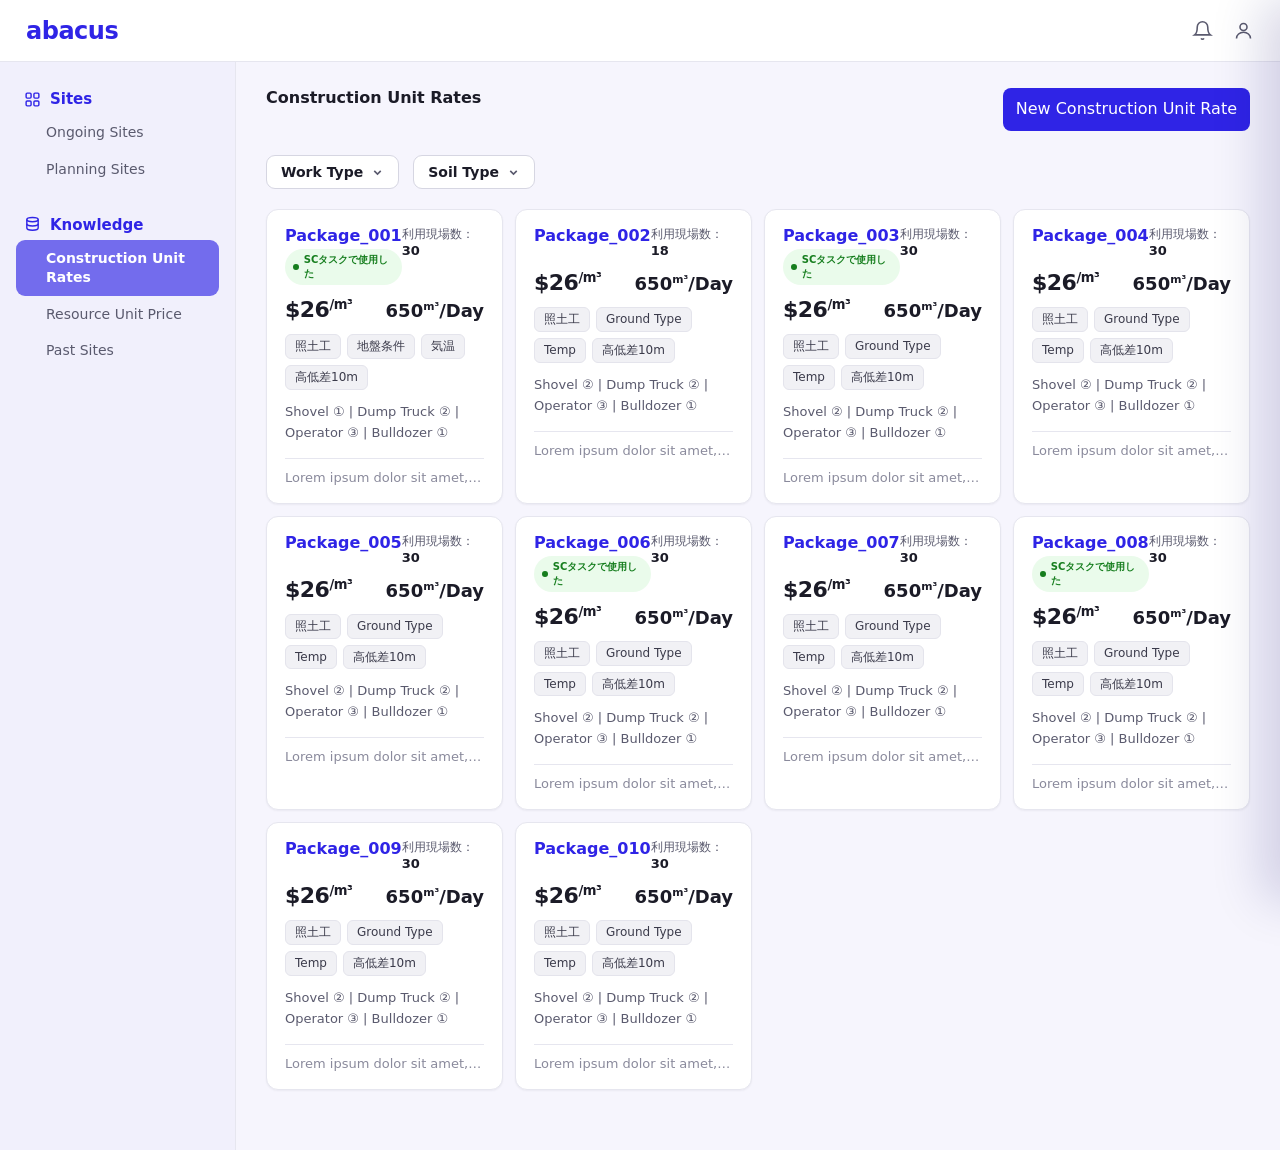
<file: cur.html>
<!DOCTYPE html>
<html lang="en">
<head>
<meta charset="UTF-8" />
<meta name="viewport" content="width=device-width, initial-scale=1.0" />
<title>Abacus · Construction Unit Rates</title>
<style>
  /* ---------- Design tokens ---------- */
  :root{
    --white:#FFFFFF;
    --black:#000000;
    --indigo-50:#E5E4FB;
    --indigo-100:#C3C0F6;
    --indigo-200:#9791F1;
    --indigo-300:#736CED;
    --indigo-400:#5148EA;
    --indigo-500:#2F24E6;
    --indigo-600:#1D14C8;
    --indigo-700:#140A94;
    --indigo-800:#0D0765;
    --indigo-900:#07043C;
    --green-50:#EAFBEB;
    --green-100:#D0F6D3;
    --green-200:#A8F0AD;
    --green-300:#78E880;
    --green-400:#54635F;
    --green-500:#28D435;
    --green-600:#1FAD29;
    --green-700:#167E1E;
    --green-800:#0D5E13;
    --green-900:#0A330D;
    --red-50:#FDE8E9;
    --red-100:#F9C9CB;
    --red-200:#F5A9AD;
    --red-300:#F18A8F;
    --red-400:#ED6B71;
    --red-500:#E94C53;
    --red-600:#C53F46;
    --red-700:#A13239;
    --red-800:#7E252C;
    --red-900:#5A181E;

    --bg-app:#F6F5FD;
    --bg-side:#F1F0FC;
    --line:#E6E6EF;
    --line-strong:#D6D6E2;
    --text:#1B1B27;
    --text-soft:#5A5A6E;
    --text-mute:#8A8A9C;
    --chip-bg:#F1F1F5;
    --chip-text:#3A3A4A;
    --danger:#D8202B;
    --danger-bg:#FDECEC;
    --warn-bg:#FFF8E6;
    --warn-line:#F2C94C;
    --radius:12px;
    --shadow-card:0 1px 2px rgba(16,16,40,.05);
    --shadow-card-hover:0 6px 18px rgba(45,36,150,.14);
    --shadow-drawer:-18px 0 48px rgba(13,7,101,.16);
    --shadow-modal:0 24px 64px rgba(7,4,60,.28);
    --font:"Inter","Helvetica Neue","Hiragino Sans","Yu Gothic UI",system-ui,-apple-system,sans-serif;
  }

  *{box-sizing:border-box;}
  html,body{height:100%;}
  body{
    margin:0;
    font-family:var(--font);
    color:var(--text);
    background:var(--bg-app);
    -webkit-font-smoothing:antialiased;
  }
  button{font-family:inherit;cursor:pointer;}

  /* ---------- App shell ---------- */
  .appbar{
    height:62px;display:flex;align-items:center;justify-content:space-between;
    padding:0 26px;background:var(--white);border-bottom:1px solid var(--line);
    position:sticky;top:0;z-index:30;
  }
  .appbar .logo a {text-decoration: none;color: var(--indigo-500);}
  .appbar .logo{font-size:24px;font-weight:800;letter-spacing:-.5px;}
  .appbar-actions{display:flex;align-items:center;gap:20px;}
  .appbar-actions svg{width:21px;height:21px;color:var(--text-soft);}

  .app{display:flex;min-height:calc(100vh - 62px);}

  /* Sidebar */
  .sidebar{
    width:236px;flex:0 0 236px;
    background:var(--bg-side);
    border-right:1px solid var(--line);
    padding:22px 16px;
  }
  .nav-group{margin-bottom:22px;}
  .nav-head{
    display:flex;align-items:center;gap:9px;
    color:var(--indigo-500);font-weight:700;font-size:15px;
    padding:6px 8px;
  }
  .nav-head svg{width:17px;height:17px;}
  .nav-item{
    display:block;padding:9px 12px 9px 30px;
    color:var(--text-soft);font-size:14px;border-radius:9px;
    text-decoration:none;line-height:1.35;cursor:pointer;
  }
  .nav-item:hover{background:#EAE9FA;}
  .nav-item.active{
    background:var(--indigo-50);color:var(--indigo-700);font-weight:600;
    box-shadow:inset 0 0 0 1px rgba(115,108,237,.25);
  }

  /* Main */
  .main{flex:1;min-width:0;display:flex;flex-direction:column;}
  .content{padding:26px 30px 60px;}
  .page-head{display:flex;justify-content:space-between;margin-bottom:24px;}
  .page-title{font-size:16px;font-weight:600;color:var(--text);margin:0 0 24px;}
  .btn-primary{
    background:var(--indigo-500);color:#fff;border:none;border-radius:10px;
    padding:8px 12px;font-size:14px;font-weight:600;
  }
  .btn-primary:hover{background:var(--indigo-600);}

  .filters{display:flex;gap:14px;margin-bottom:20px;}
  .filter{
    display:flex;align-items:center;gap:8px;
    background:var(--white);border:1px solid var(--line-strong);border-radius:9px;
    padding:8px 14px;font-size:14px;color:var(--text);font-weight:600;
  }
  .filter svg{width:13px;height:13px;color:var(--text-soft);}

  /* Card grid */
  .grid{display:grid;grid-template-columns:repeat(4,minmax(0,1fr));gap:12px;width:100%;}

  .card{
    background:var(--white);border:1px solid var(--line);border-radius:var(--radius);
    padding:16px 18px 18px;box-shadow:var(--shadow-card);cursor:pointer;
    transition:box-shadow .16s ease,transform .16s ease,border-color .16s ease;
    position:relative;min-width:0;
  }
  .card:hover{box-shadow:var(--shadow-card-hover);transform:translateY(-2px);border-color:var(--indigo-100);}
  .card-top{display:flex;align-items:flex-start;justify-content:space-between;margin-bottom:12px;}
  .card-name{color:var(--indigo-500);font-weight:700;font-size:16px;}
  .usage{font-size:12px;color:var(--text-soft);}
  .usage b{color:var(--text);font-size:13px;}
  .card-figures{display:flex;align-items:baseline;justify-content:space-between;margin-bottom:12px;}
  .price{font-size:22px;font-weight:800;letter-spacing:-.5px;}
  .price sup{font-size:.6em;}
  .rate{font-size:18px;font-weight:700;}
  .rate sup{font-size:.6em;}
  .tags{display:flex;flex-wrap:wrap;gap:6px;margin-bottom:12px;}
  .tag{
    background:var(--chip-bg);color:var(--chip-text);border:1px solid #E4E4EC;
    border-radius:6px;padding:3px 9px;font-size:12px;line-height:1.4;
  }
  .resources{font-size:13px;color:var(--text-soft);line-height:1.6;margin-bottom:14px;}
  .res-sep{color:var(--line-strong);margin:0 6px;}
  .card-memo{
    font-size:13px;color:var(--text-mute);border-top:1px solid var(--line);
    padding-top:11px;white-space:nowrap;overflow:hidden;text-overflow:ellipsis;
  }
  .card-name-container{display: flex;flex-direction: column; gap: 4px;}
  .badge-sim{
    display:inline-flex;align-items:center;gap:5px;
    background:var(--green-50);color:var(--green-700);
    font-size:10px;font-weight:600;border-radius:999px;
    padding:4px 8px; height:auto;
  }
  .badge-sim::before{content:"";width:6px;height:6px;border-radius:50%;background:var(--green-700);}

  /* ---------- Drawer ---------- */
  .scrim{
    position:fixed;inset:0;background:rgba(15,12,45,.34);
    opacity:0;visibility:hidden;transition:opacity .2s ease;z-index:40;
  }
  .scrim.show{opacity:1;visibility:visible;}

  .drawer{
    position:fixed;top:0;right:0;height:100vh;min-height:100vh;width:460px;max-width:94vw;
    background:var(--white);box-shadow:var(--shadow-drawer);z-index:50;
    transform:translateX(100%);transition:transform .26s cubic-bezier(.4,0,.2,1);
    display:flex;flex-direction:column;
  }
  .drawer.show{transform:translateX(0);}
  /* the dynamic content wrapper must itself be the flex column so the body can scroll */
  #drawerContent{display:flex;flex-direction:column;flex:1;min-height:0;}
  .drawer-head{
    display:flex;align-items:flex-start;justify-content:space-between;
    padding:20px 22px 14px;border-bottom:1px solid var(--line);
  }
  .drawer-title{font-size:18px;font-weight:700;margin:0;}
  .drawer-sub{font-size:12px;color:var(--text-mute);margin-top:3px;}
  .icon-btn{
    background:none;border:none;color:var(--text-soft);padding:6px;border-radius:8px;
    display:inline-flex;align-items:center;justify-content:center;
  }
  .icon-btn:hover{background:#F0EFFB;color:var(--indigo-600);}
  .icon-btn svg{width:18px;height:18px;}
  .drawer-body{padding:20px 22px;overflow-y:auto;flex:1;min-height:0;}
  .drawer-foot{
    display:flex;align-items:center;gap:12px;
    padding:16px 22px;border-top:1px solid var(--line);background:var(--white);
  }
  .drawer-foot .spacer{flex:1;}

  .btn-text{background:none;border:none;color:var(--indigo-500);font-size:14px;font-weight:600;padding:10px 6px;border-radius:8px;}
  .btn-text:hover{background:#F0EFFB;}
  .btn-outline{
    background:#fff;border:1.5px solid var(--indigo-300);color:var(--indigo-600);
    border-radius:9px;padding:10px 16px;font-size:14px;font-weight:600;
  }
  .btn-outline:hover{background:#F4F3FE;}

  /* Details drawer pieces */
  .pkg-row{display:flex;align-items:center;gap:10px;margin-bottom:12px;flex-wrap:wrap;}
  .pkg-name{font-size:17px;font-weight:700;}
  .pill-usage{background:var(--indigo-50);color:var(--indigo-700);font-size:12px;font-weight:600;padding:4px 8px;border-radius:999px;}
  .detail-figures{display:flex;align-items:baseline;gap:18px;color:var(--indigo-500);margin-bottom:12px;}
  .detail-figures .big{font-size:23px;font-weight:800;}
  .detail-figures .big sup{font-size:.55em;}
  .section-label{font-size:14px;font-weight:700;margin:22px 0 10px;}
  .section-label .muted{font-weight:400;color:var(--text-mute);font-size:12px;margin-left:6px;}
  .res-btn{
    display:block;text-align:center;
    background:#fff;border:1.5px solid var(--line-strong);border-radius:10px;
    padding:11px;font-size:14px;font-weight:600;color:var(--text);margin:16px auto;
  }
  .res-btn:hover{border-color:var(--indigo-300);color:var(--indigo-600);}

  .hist{padding:12px 0;border-bottom:1px solid var(--line);}
  .hist-top{display:flex;justify-content:space-between;align-items:baseline;}
  .hist-name{font-weight:700;font-size:14px;}
  .hist-figs{color:var(--text);font-weight:700;font-size:13px;}
  .hist-figs span{color:var(--indigo-500);}
  .hist-meta{font-size:12px;color:var(--text-mute);margin-top:4px;line-height:1.5;}
  .center{text-align:center;}

  .vr-row{display:flex;justify-content:space-between;font-size:13px;padding:6px 0;color:var(--text-soft);}
  .vr-row b{color:var(--text);}
  .memo-box{
    background:#FAFAFD;border:1px solid var(--line);border-radius:10px;
    padding:12px 14px;font-size:13px;color:var(--text-soft);line-height:1.6;margin-top:8px;
  }

  /* Forms (edit) */
  .field{margin-bottom:18px;}
  .field label{display:block;font-size:14px;font-weight:600;margin-bottom:7px;}
  .field label .jp{color:var(--text-mute);font-weight:400;}
  .input-wrap{position:relative;}
  .input{
    width:100%;border:1.5px solid var(--line-strong);border-radius:10px;
    padding:12px 38px 12px 14px;font-size:15px;color:var(--text);background:#fff;
    font-family:inherit;
  }
  .input:focus{outline:none;border-color:var(--indigo-400);box-shadow:0 0 0 3px rgba(81,72,234,.14);}
  .input.select{appearance:none;background:#F3F3F7;cursor:pointer;}
  textarea.input{resize:vertical;min-height:96px;padding-right:14px;line-height:1.55;}
  .input-icon{
    position:absolute;right:12px;top:50%;transform:translateY(-50%);
    color:var(--text-mute);display:flex;pointer-events:none;
  }
  .input-icon svg{width:16px;height:16px;}
  .clear-btn{position:absolute;right:10px;top:50%;transform:translateY(-50%);background:none;border:none;color:var(--text-mute);padding:4px;border-radius:50%;display:flex;}
  .clear-btn:hover{color:var(--text);background:#EEE;}

  .form-card{border:1px solid var(--line);border-radius:14px;padding:18px;margin-bottom:18px;}
  .form-section-title{font-size:15px;font-weight:700;margin:0 0 14px;}
  .form-section-title.mt{margin-top:8px;}
  .group-label{font-size:14px;font-weight:600;margin:4px 0 8px;}
  .ro-tags{display:flex;flex-wrap:wrap;gap:8px;margin-bottom:16px;}
  .ro-tag{background:var(--chip-bg);border:1px solid #E4E4EC;border-radius:7px;padding:7px 12px;font-size:13px;color:var(--chip-text);}
  .ro-tag.locked{padding-right:30px;position:relative;}
  .ro-tag.locked::after{
    content:"";position:absolute;right:9px;top:50%;transform:translateY(-50%);
    width:12px;height:12px;background:no-repeat center/contain;
    background-image:url("data:image/svg+xml,%3Csvg xmlns='http://www.w3.org/2000/svg' viewBox='0 0 24 24' fill='%238A8A9C'%3E%3Cpath d='M12 1a5 5 0 00-5 5v3H6a2 2 0 00-2 2v9a2 2 0 002 2h12a2 2 0 002-2v-9a2 2 0 00-2-2h-1V6a5 5 0 00-5-5zm3 8H9V6a3 3 0 016 0v3z'/%3E%3C/svg%3E");
  }
  .divider{height:1px;background:var(--line);margin:18px 0;}
  .warn-box{
    background:var(--warn-bg);border:1px solid var(--warn-line);border-radius:10px;
    padding:13px 15px;font-size:13px;color:#6B5300;line-height:1.6;margin-bottom:8px;
  }

  /* Removable condition chips (full edit) */
  .chips-rm{display:flex;flex-wrap:wrap;gap:8px;margin-bottom:16px;}
  .chip-rm{
    display:inline-flex;align-items:center;gap:8px;
    background:var(--chip-bg);border:1px solid #E4E4EC;border-radius:7px;
    padding:7px 10px 7px 12px;font-size:13px;color:var(--chip-text);
  }
  .chip-rm button{background:none;border:none;cursor:pointer;color:var(--text-mute);display:flex;padding:0;}
  .chip-rm button:hover{color:var(--text);}
  .chip-rm svg{width:13px;height:13px;}

  /* Resources table (full edit) */
  .res-table{
    width:100%;border-collapse:collapse;font-size:13px;
    border:1px solid var(--line-strong);border-radius:10px;overflow:hidden;margin-bottom:6px;
  }
  .res-table th{
    background:#F6F6FA;text-align:left;font-weight:700;color:var(--text);
    padding:11px 12px;border-bottom:1px solid var(--line-strong);
  }
  .res-table td{padding:7px 12px;border-bottom:1px solid var(--line);vertical-align:middle;color:var(--text);}
  .res-table tr:last-child td{border-bottom:none;}
  .res-table .rm{width:40px;text-align:center;padding-left:10px;padding-right:0;}
  .res-table .rm button{background:none;border:none;cursor:pointer;color:var(--text-mute);display:inline-flex;}
  .res-table .rm button:hover{color:var(--danger);}
  .res-table .rm svg{width:17px;height:17px;}
  .res-cell-input{
    width:100%;border:1.5px solid transparent;border-radius:6px;
    padding:6px 8px;font-size:13px;font-family:inherit;background:transparent;color:var(--text);
  }
  .res-cell-input:focus{outline:none;border-color:var(--indigo-400);background:#fff;box-shadow:0 0 0 3px rgba(81,72,234,.12);}
  .res-cell-input.muted::placeholder{color:var(--text-mute);}

  /* Locked condition chip (simulation-dependent, e.g. Soil Type) */
  .chip-lock{
    display:inline-flex;align-items:center;gap:7px;
    background:var(--chip-bg);border:1px solid #E4E4EC;border-radius:7px;
    padding:7px 12px;font-size:13px;color:var(--chip-text);
  }
  .chip-lock svg{width:13px;height:13px;color:var(--text-soft);}

  /* Add Conditions button */
  .btn-add-cond{
    display:inline-flex;align-items:center;gap:8px;
    background:#fff;border:1.5px solid var(--line-strong);border-radius:10px;
    padding:10px 16px;font-size:14px;font-weight:600;color:var(--text);
    margin-bottom:4px;
  }
  .btn-add-cond:hover{border-color:var(--indigo-300);color:var(--indigo-600);}
  .btn-add-cond svg{width:15px;height:15px;}

  /* Add-resource row inside table */
  .res-add-row td{padding:11px 12px;}
  .res-add{
    display:inline-flex;align-items:center;gap:8px;background:none;border:none;
    color:var(--indigo-500);font-size:14px;font-weight:600;padding:0;
  }
  .res-add:hover{color:var(--indigo-700);}
  .res-add svg{width:15px;height:15px;}

  /* Computed unit rate display */
  .rate-display{
    display:flex;align-items:center;gap:12px;
    background:#F3F3F7;border-radius:10px;padding:13px 16px;font-size:15px;color:var(--text);
  }
  .rate-display .val{flex:1;}
  .badge-calc{
    background:var(--green-50);color:var(--green-800);
    font-size:12px;font-weight:700;border-radius:6px;padding:4px 10px;
  }
  .link-override{
    display:inline-flex;align-items:center;gap:6px;background:none;border:none;
    color:var(--indigo-500);font-size:13px;font-weight:600;padding:0;
  }
  .link-override:hover{color:var(--indigo-700);text-decoration:underline;}
  .link-override svg{width:14px;height:14px;}

  /* Work Type combobox: free text input + chevron segment + option list */
  .combo{position:relative;}
  .combo .input{padding-right:54px;}
  .combo-toggle{
    position:absolute;right:1.5px;top:1.5px;bottom:1.5px;width:44px;
    background:none;border:none;border-left:1.5px solid var(--line-strong);
    border-radius:0 9px 9px 0;display:flex;align-items:center;justify-content:center;
    color:var(--indigo-500);
  }
  .combo-toggle:hover{background:#F4F3FE;}
  .combo-toggle svg{width:15px;height:15px;}
  .combo.open .combo-toggle svg{transform:rotate(180deg);}
  .combo-list{
    position:absolute;left:0;right:0;top:calc(100% + 6px);
    background:#fff;border:1px solid var(--line);border-radius:10px;
    box-shadow:0 10px 30px rgba(13,7,101,.16);padding:6px;z-index:70;display:none;
    max-height:220px;overflow-y:auto;
  }
  .combo.open .combo-list{display:block;}
  .combo-opt{
    display:block;width:100%;text-align:left;background:none;border:none;
    padding:10px 12px;font-size:14px;border-radius:7px;color:var(--text);
  }
  .combo-opt:hover{background:#F4F3FE;}
  .combo-opt.selected{background:var(--indigo-50);color:var(--indigo-700);font-weight:600;}

  /* More actions menu */
  .menu{
    position:absolute;top:48px;right:18px;background:#fff;border:1px solid var(--line);
    border-radius:10px;box-shadow:0 10px 30px rgba(13,7,101,.18);padding:6px;
    min-width:150px;z-index:60;display:none;
  }
  .menu.show{display:block;}
  .menu button{
    display:flex;align-items:center;gap:9px;width:100%;text-align:left;
    background:none;border:none;padding:10px 12px;font-size:14px;border-radius:7px;color:var(--text);
  }
  .menu button:hover{background:#F4F3FE;}
  .menu button.danger{color:var(--danger);}
  .menu button.danger:hover{background:var(--danger-bg);}
  .menu button svg{width:16px;height:16px;}
  .menu button[disabled]{color:var(--text-mute);cursor:not-allowed;}
  .menu button[disabled]:hover{background:none;}
  .menu-note{font-size:11px;color:var(--text-mute);padding:2px 12px 8px;line-height:1.4;}

  /* Modal */
  .modal-scrim{
    position:fixed;inset:0;background:rgba(15,12,45,.45);
    display:none;align-items:center;justify-content:center;z-index:80;padding:20px;
  }
  .modal-scrim.show{display:flex;}
  .modal{
    background:#fff;border-radius:16px;box-shadow:var(--shadow-modal);
    width:520px;max-width:100%;padding:26px 28px 28px;
    animation:pop .18s ease;
  }
  @keyframes pop{from{transform:scale(.96);opacity:0;}to{transform:scale(1);opacity:1;}}
  .modal-head{display:flex;align-items:flex-start;justify-content:space-between;margin-bottom:14px;}
  .modal-title{font-size:22px;font-weight:800;margin:0;}
  .modal-body{
    border:1px solid var(--line);border-radius:12px;padding:30px 22px;
    text-align:center;color:var(--text-soft);font-size:15px;line-height:1.7;
  }
  .modal-actions{display:flex;justify-content:center;gap:14px;margin-top:24px;}
  .btn-cancel{background:#fff;border:1.5px solid var(--line-strong);border-radius:10px;padding:11px 26px;font-size:15px;font-weight:600;color:var(--text);}
  .btn-cancel:hover{background:#F4F4F8;}
  .btn-confirm{background:var(--indigo-500);color:#fff;border:none;border-radius:10px;padding:11px 28px;font-size:15px;font-weight:700;}
  .btn-confirm:hover{background:var(--indigo-600);}
  .btn-danger{background:var(--danger);color:#fff;border:none;border-radius:10px;padding:11px 28px;font-size:15px;font-weight:700;}
  .btn-danger:hover{background:#B81820;}

  /* toast — same UI as planning.html (bottom-right card, icon + title + desc + close) */
  .toast{
    position:fixed;bottom:32px;right:24px;left:auto;
    background:var(--white);border:1.5px solid var(--line-strong);
    border-radius:8px;padding:12px 14px 12px 12px;
    display:none;align-items:flex-start;gap:10px;
    min-width:280px;max-width:420px;z-index:200;
    box-shadow:0 8px 24px rgba(0,0,0,.12);
    color:var(--text);font-size:13px;
    transform:translateY(8px);opacity:0;
    transition:opacity .2s ease, transform .2s ease;
  }
  .toast.show{display:flex;opacity:1;transform:translateY(0);}
  .toast .t-icon{flex-shrink:0;width:22px;height:22px;display:inline-flex;align-items:center;justify-content:center;}
  .toast .t-icon svg{width:22px;height:22px;}
  .toast .t-body{flex:1;min-width:0;}
  .toast .t-title{font-size:14px;font-weight:700;color:var(--text);line-height:1.35;}
  .toast .t-desc{
    font-size:12px;color:var(--text-soft);margin-top:4px;line-height:1.45;
    display:none;word-wrap:break-word;
  }
  .toast.has-desc .t-desc{display:block;}
  .toast .t-retry{
    display:none;margin-top:8px;
    height:26px;padding:0 12px;
    background:var(--white);border:1px solid var(--line-strong);
    border-radius:4px;font-size:12px;color:var(--text-soft);font-weight:600;
    cursor:pointer;
  }
  .toast.has-retry .t-retry{display:inline-block;}
  .toast .t-retry:hover{background:#F6F6FA;}
  .toast .t-close{
    background:transparent;border:none;cursor:pointer;
    color:var(--text-mute);width:22px;height:22px;
    display:flex;align-items:center;justify-content:center;
    padding:0;font-size:18px;line-height:1;flex-shrink:0;
  }
  .toast .t-close:hover{color:var(--text);}

  /* Success variant — white bg, green border + icon */
  .toast.success{border-color:var(--green-500);}
  .toast.success .t-icon{color:var(--green-500);}

  /* Error variant — red-50 bg, red border + icon */
  .toast.error{background:var(--red-50);border-color:var(--red-500);}
  .toast.error .t-icon{color:var(--red-500);}

  .hidden{display:none !important;}
</style>
<link rel="stylesheet" href="buttons.css" />
</head>
<body>
<!-- Full-width app header -->
<header class="appbar">
  <div class="logo"><a href="index.html">abacus</a></div>
  <div class="appbar-actions">
    <svg viewBox="0 0 24 24" fill="none" stroke="currentColor" stroke-width="1.8"><path d="M18 8a6 6 0 10-12 0c0 7-3 9-3 9h18s-3-2-3-9"/><path d="M13.7 21a2 2 0 01-3.4 0"/></svg>
    <svg viewBox="0 0 24 24" fill="none" stroke="currentColor" stroke-width="1.8"><circle cx="12" cy="8" r="4"/><path d="M4 21c0-4 3.6-7 8-7s8 3 8 7"/></svg>
  </div>
</header>

<div class="app">
  <!-- Sidebar -->
  <aside class="sidebar">
    <div class="nav-group">
      <div class="nav-head">
        <svg viewBox="0 0 24 24" fill="none" stroke="currentColor" stroke-width="2"><rect x="3" y="3" width="7" height="7" rx="1.5"/><rect x="14" y="3" width="7" height="7" rx="1.5"/><rect x="3" y="14" width="7" height="7" rx="1.5"/><rect x="14" y="14" width="7" height="7" rx="1.5"/></svg>
        Sites
      </div>
      <a href="index.html" class="nav-item">Ongoing Sites</a>
      <a href="PlanningSitelist.html" class="nav-item">Planning Sites</a>
    </div>
    <div class="nav-group">
      <div class="nav-head">
        <svg viewBox="0 0 24 24" fill="none" stroke="currentColor" stroke-width="2"><ellipse cx="12" cy="5" rx="8" ry="3"/><path d="M4 5v6c0 1.7 3.6 3 8 3s8-1.3 8-3V5"/><path d="M4 11v6c0 1.7 3.6 3 8 3s8-1.3 8-3v-6"/></svg>
        Knowledge
      </div>
      <a class="nav-item active">Construction Unit Rates</a>
      <a href="resource-pricing.html" class="nav-item">Resource Unit Price</a>
      <a class="nav-item">Past Sites</a>
    </div>
  </aside>

  <!-- Main -->
  <div class="main">
    <main class="content">
      <div class="page-head">
        <h1 class="page-title">Construction Unit Rates</h1>
        <button class="btn-primary" id="newBtn">New Construction Unit Rate</button>
      </div>
      <div class="filters">
        <div class="filter">Work Type
          <svg viewBox="0 0 24 24" fill="none" stroke="currentColor" stroke-width="3"><path d="M6 9l6 6 6-6"/></svg>
        </div>
        <div class="filter">Soil Type
          <svg viewBox="0 0 24 24" fill="none" stroke="currentColor" stroke-width="3"><path d="M6 9l6 6 6-6"/></svg>
        </div>
      </div>
      <div class="grid" id="cardGrid"></div>
    </main>
  </div>
</div>

<!-- Drawer -->
<div class="scrim" id="scrim"></div>
<aside class="drawer" id="drawer" aria-hidden="true">
  <div id="drawerContent"></div>
</aside>

<!-- Modals -->
<div class="modal-scrim" id="modalScrim">
  <div class="modal" id="modalBox"></div>
</div>

<!-- Toast -->
<div id="toast" class="toast" role="status" aria-live="polite">
  <span class="t-icon" id="tIcon"></span>
  <div class="t-body">
    <div class="t-title" id="tTitle"></div>
    <div class="t-desc" id="tDesc"></div>
    <button class="t-retry" id="tRetry" type="button">retry</button>
  </div>
  <button class="t-close" id="tClose" type="button" aria-label="Close">×</button>
</div>

<script>
/* =====================================================================
   DATA
===================================================================== */
const SVG = {
  edit:'<svg viewBox="0 0 24 24" fill="none" stroke="currentColor" stroke-width="1.8"><path d="M12 20h9"/><path d="M16.5 3.5a2.1 2.1 0 013 3L7 19l-4 1 1-4 12.5-12.5z"/></svg>',
  dots:'<svg viewBox="0 0 24 24" fill="currentColor"><circle cx="12" cy="5" r="2"/><circle cx="12" cy="12" r="2"/><circle cx="12" cy="19" r="2"/></svg>',
  close:'<svg viewBox="0 0 24 24" fill="none" stroke="currentColor" stroke-width="2"><path d="M18 6L6 18M6 6l12 12"/></svg>',
  copy:'<svg viewBox="0 0 24 24" fill="none" stroke="currentColor" stroke-width="1.8"><rect x="9" y="9" width="12" height="12" rx="2"/><path d="M5 15H4a2 2 0 01-2-2V4a2 2 0 012-2h9a2 2 0 012 2v1"/></svg>',
  trash:'<svg viewBox="0 0 24 24" fill="none" stroke="currentColor" stroke-width="1.8"><path d="M3 6h18M8 6V4a2 2 0 012-2h4a2 2 0 012 2v2m2 0v14a2 2 0 01-2 2H7a2 2 0 01-2-2V6"/></svg>',
  x:'<svg viewBox="0 0 24 24" fill="none" stroke="currentColor" stroke-width="2"><circle cx="12" cy="12" r="10"/><path d="M15 9l-6 6M9 9l6 6"/></svg>',
  lock:'<svg viewBox="0 0 24 24" fill="currentColor" style="width:13px;height:13px;"><path d="M12 1a5 5 0 00-5 5v3H6a2 2 0 00-2 2v9a2 2 0 002 2h12a2 2 0 002-2v-9a2 2 0 00-2-2h-1V6a5 5 0 00-5-5zm3 8H9V6a3 3 0 016 0v3z"/></svg>'
};

let CURS = [
  {
    id:'pkg-001', name:'Package_001', work:'盛土工', usage:30, rate:26, prod:650,
    conditions:['照土工','地盤条件','気温','高低差10m'],
    resources:[{n:'Shovel',q:1},{n:'Backhoe',q:2},{n:'Operator',q:12},{n:'bulldozer',q:2}],
    resShort:'Shovel ① | Dump Truck ② | Operator ③ | Bulldozer ①',
    memo:'Lorem ipsum dolor sit amet, consectetur adipiscing elit. Sed euismod, urna at elementum tempus, magna lorem tincidunt dolor, sed aliquam lectus augue vitae mauris.',
    halUnit:'Narrow', halAmount:'Moderate', usedBySim:true,
    history:[
      {site:'Site A',rate:10,prod:650,period:'2026/01/10〜2026/04/20',days:45,detail:'盛土工, XXXX, XXX',res:'Shovel(3), Dump(2)'},
      {site:'Site B',rate:15,prod:700,period:'2026/01/10〜2026/04/20',days:35,detail:'盛土工, XXXX, XXX',res:'Shovel(3), Bulldozer(1), Dump(2)'},
      {site:'Site C',rate:26,prod:800,period:'2026/01/10〜2026/04/20',days:30,detail:'盛土工, XXXX, XXX',res:'Shovel(3), Bulldozer(1), Dump(2)'}
    ]
  },
  {
    id:'pkg-002', name:'Package_002', work:'掘削工', usage:18, rate:26, prod:650,
    conditions:['照土工','Ground Type','Temp','高低差10m'],
    resources:[{n:'Shovel',q:2},{n:'Dump Truck',q:2},{n:'Operator',q:3},{n:'Bulldozer',q:1}],
    resShort:'Shovel ② | Dump Truck ② | Operator ③ | Bulldozer ①',
    memo:'Lorem ipsum dolor sit amet, consectetur adipiscing elit. Sed euismod tempus.',
    halUnit:'Moderate', halAmount:'Wide', usedBySim:false,
    history:[
      {site:'Site D',rate:22,prod:600,period:'2025/09/01〜2025/12/10',days:40,detail:'掘削工, XXXX',res:'Shovel(2), Dump(2)'}
    ]
  }
];
// generate filler cards (alternating states) to fill the grid
const fillerStates = [true,false,false,true,false,true,false,false];
fillerStates.forEach((sim,i)=>{
  CURS.push({
    id:'pkg-'+String(i+3).padStart(3,'0'),
    name:'Package_'+String(i+3).padStart(3,'0'),
    work: sim?'盛土工':'掘削工', usage:30, rate:26, prod:650,
    conditions:['照土工','Ground Type','Temp','高低差10m'],
    resources:[{n:'Shovel',q:2},{n:'Dump Truck',q:2},{n:'Operator',q:3},{n:'Bulldozer',q:1}],
    resShort:'Shovel ② | Dump Truck ② | Operator ③ | Bulldozer ①',
    memo:'Lorem ipsum dolor sit amet, consectetur adipiscing elit. Sed euismod, urna at elementum tempus.',
    halUnit:'Narrow', halAmount:'Moderate', usedBySim:sim,
    history:[{site:'Site X',rate:20,prod:650,period:'2025/06/01〜2025/09/10',days:30,detail:'XXXX',res:'Shovel(2), Dump(2)'}]
  });
});

/* =====================================================================
   STATE
===================================================================== */
let currentId = null;       // CUR being viewed/edited
let drawerMode = 'details'; // 'details' | 'edit-full' | 'edit-restricted'

const $ = sel => document.querySelector(sel);
const drawer = $('#drawer');
const scrim = $('#scrim');
const drawerContent = $('#drawerContent');
const modalScrim = $('#modalScrim');
const modalBox = $('#modalBox');

const getCur = id => CURS.find(c=>c.id===id);
const esc = s => String(s).replace(/[&<>"]/g,m=>({'&':'&amp;','<':'&lt;','>':'&gt;','"':'&quot;'}[m]));

/* =====================================================================
   CARD GRID
===================================================================== */
function renderGrid(){
  const grid = $('#cardGrid');
  grid.innerHTML = CURS.map(c=>`
    <div class="card" data-id="${c.id}">
      <div class="card-top">
        <div class="card-name-container">
          <div class="card-name">${esc(c.name)}</div>
          ${c.usedBySim?'<div class="badge-sim">SCタスクで使用した</div>':''}
        </div>
        <div class="usage">利用現場数：<b>${c.usage}</b></div>
      </div>
      <div class="card-figures">
        <div class="price">$${c.rate}<sup>/m³</sup></div>
        <div class="rate">${c.prod}<sup>m³</sup>/Day</div>
      </div>
      <div class="tags">${c.conditions.map(t=>`<span class="tag">${esc(t)}</span>`).join('')}</div>
      <div class="resources">${c.resShort}</div>
      <div class="card-memo">${esc(c.memo)}</div>
    </div>`).join('');
  grid.querySelectorAll('.card').forEach(el=>{
    el.addEventListener('click',()=>openDetails(el.dataset.id));
  });
}

/* =====================================================================
   DRAWER OPEN / CLOSE
===================================================================== */
function openDrawer(){ scrim.classList.add('show'); drawer.classList.add('show'); drawer.setAttribute('aria-hidden','false'); }
function closeDrawer(){ scrim.classList.remove('show'); drawer.classList.remove('show'); drawer.setAttribute('aria-hidden','true'); currentId=null; }
scrim.addEventListener('click',closeDrawer);

/* =====================================================================
   DETAILS VIEW
===================================================================== */
function openDetails(id){
  currentId = id; drawerMode='details';
  renderDetails();
  openDrawer();
}

function renderDetails(){
  const c = getCur(currentId);
  drawerContent.innerHTML = `
    <div class="drawer-head">
      <h2 class="drawer-title">Construction Unit Rate Details</h2>
      <div style="display:flex;gap:2px;position:relative;">
        <button class="icon-btn" title="Edit" id="dEdit">${SVG.edit}</button>
        <button class="icon-btn" title="More actions" id="dMore">${SVG.dots}</button>
        <button class="icon-btn" title="Close" id="dClose">${SVG.close}</button>
        <div class="menu" id="dMenu">
          <button id="mDup">${SVG.copy} Duplicate</button>
          ${c.usedBySim
            ? `<button disabled>${SVG.trash} Delete</button>
               <div class="menu-note">Used by Simulation tasks — cannot be deleted.</div>`
            : `<button class="danger" id="mDel">${SVG.trash} Delete</button>`}
        </div>
      </div>
    </div>
    <div class="drawer-body">
      <div class="pkg-row">
        <span class="pkg-name">${esc(c.name)}</span>
        <span class="pill-usage">利用現場数: ${c.usage}</span>
        ${c.usedBySim?'<span class="badge-sim">SCタスクで使用した</span>':''}
      </div>
      <div class="detail-figures">
        <span class="big">${c.rate}$<sup>/m³</sup></span>
        <span class="big">${c.prod}<sup>m³</sup>/Day</span>
      </div>
      <div class="tags">${c.conditions.map(t=>`<span class="tag">${esc(t)}</span>`).join('')}</div>
      <button class="res-btn">Resources Details</button>

      <div class="section-label">Usage History <span class="muted">(TOP3)</span></div>
      ${c.history.slice(0,3).map((h,i)=>`
        <div class="hist">
          <div class="hist-top">
            <div class="hist-name">${i+1}. ${esc(h.site)}</div>
            <div class="hist-figs"><span>${h.rate}$/m³</span> &nbsp; ${h.prod}m³/D</div>
          </div>
          <div class="hist-meta">Period: ${h.period} &nbsp; Working Days: ${h.days}<br>${esc(h.detail)}<br>${esc(h.res)}</div>
        </div>`).join('')}
      <div class="center"><button class="res-btn" style="margin-top:14px;">View All Records</button></div>

      <div class="section-label">Variance <span class="muted">Construction Unit Rate Fluctuation (過去現場)</span></div>
      <div class="vr-row"><span>HAL Range（Unit Rate）</span><b>${c.halUnit}</b></div>
      <div class="vr-row"><span>HAL Range（Construction Amount）</span><b>${c.halAmount}</b></div>

      <div class="section-label">memo：</div>
      <div class="memo-box">${esc(c.memo)}</div>
    </div>`;

  $('#dClose').addEventListener('click',closeDrawer);
  $('#dEdit').addEventListener('click',openEdit);
  const menu = $('#dMenu');
  $('#dMore').addEventListener('click',e=>{e.stopPropagation();menu.classList.toggle('show');});
  document.addEventListener('click',()=>menu.classList.remove('show'));
  menu.addEventListener('click',e=>e.stopPropagation());
  $('#mDup').addEventListener('click',()=>{menu.classList.remove('show');openDuplicateModal();});
  if($('#mDel')) $('#mDel').addEventListener('click',()=>{menu.classList.remove('show');openDeleteModal();});
}

/* =====================================================================
   EDIT VIEW  (full / restricted based on usedBySim)
===================================================================== */
function openEdit(){
  const c = getCur(currentId);
  drawerMode = c.usedBySim ? 'edit-restricted' : 'edit-full';
  c.usedBySim ? renderEditRestricted() : renderEditFull();
}

const WORK_TYPES = ['盛土工','掘削工','Earthwork','aaa'];

function comboField(id, value){
  return `
    <div class="combo" id="${id}Combo">
      <input class="input" id="${id}" value="${esc(value)}" autocomplete="off" />
      <button type="button" class="combo-toggle" tabindex="-1">
        <svg viewBox="0 0 24 24" fill="none" stroke="currentColor" stroke-width="2.5"><path d="M6 9l6 6 6-6"/></svg>
      </button>
      <div class="combo-list">
        ${WORK_TYPES.map(w=>`<button type="button" class="combo-opt ${w===value?'selected':''}" data-val="${esc(w)}">${esc(w)}</button>`).join('')}
      </div>
    </div>`;
}

function bindCombo(id){
  const combo = $('#'+id+'Combo');
  if(!combo) return;
  const input = combo.querySelector('.input');
  const toggle = combo.querySelector('.combo-toggle');
  toggle.addEventListener('click',e=>{
    e.stopPropagation();
    combo.classList.toggle('open');
    if(combo.classList.contains('open')) input.focus();
  });
  combo.querySelectorAll('.combo-opt').forEach(o=>o.addEventListener('click',()=>{
    input.value = o.dataset.val;
    combo.querySelectorAll('.combo-opt').forEach(x=>x.classList.toggle('selected',x===o));
    combo.classList.remove('open');
  }));
  input.addEventListener('focus',()=>combo.classList.add('open'));
  input.addEventListener('input',()=>combo.classList.add('open'));
  document.addEventListener('click',e=>{ if(!combo.contains(e.target)) combo.classList.remove('open'); });
}

const RES_PRICE = {
  'Shovel':'$45/h','Backhoe':'$60/h','Operator':'$32.21/h','Operator (Skilled)':'$32.21/h',
  'bulldozer':'$77/h','Bulldozer':'$77/h','Dump Truck':'$57.98/h'
};
const resPrice = name => RES_PRICE[name] || '--';

function resRow(name, price, qty){
  return `
    <tr>
      <td class="rm"><button type="button" class="rm-row" title="Remove">${SVG.x}</button></td>
      <td>${esc(name)}</td>
      <td><input class="res-cell-input" value="${esc(price)}" /></td>
      <td><input class="res-cell-input" style="width:56px" value="${esc(qty)}" /></td>
    </tr>`;
}
function resRowEmpty(){
  return `
    <tr>
      <td class="rm"><button type="button" class="rm-row" title="Remove">${SVG.x}</button></td>
      <td><input class="res-cell-input muted" placeholder="--" /></td>
      <td><input class="res-cell-input muted" placeholder="--" /></td>
      <td><input class="res-cell-input muted" placeholder="--" style="width:56px" /></td>
    </tr>`;
}

function renderEditFull(){
  const c = getCur(currentId);
  drawerContent.innerHTML = `
    <div class="drawer-head">
      <div>
        <h2 class="drawer-title">Edit Construction Unit Rate</h2>
        <div class="drawer-sub">Customize which columns are visible in your execution budget views.</div>
      </div>
      <button class="icon-btn" id="eClose">${SVG.close}</button>
    </div>
    <div class="drawer-body">
      <div class="form-card">
        <h3 class="form-section-title">General</h3>
        <div class="field">
          <label>Package Name</label>
          <div class="input-wrap">
            <input class="input" id="fName" value="${esc(c.name)}" />
            <button class="clear-btn" data-clear="fName">${SVG.x}</button>
          </div>
        </div>
        <div class="field">
          <label>Work Type <span class="jp">（工種）</span></label>
          ${comboField('fWork', c.work)}
        </div>

        <div class="group-label">Conditions <span class="jp">(条件)</span></div>
        <div class="chips-rm" id="condChips">
          ${c.conditions.map(t=>`<span class="chip-rm">${esc(t)} <button type="button" class="chip-x" title="Remove">${SVG.close}</button></span>`).join('')}
          <span class="chip-lock"><svg viewBox="0 0 24 24" fill="currentColor"><path d="M12 1a5 5 0 00-5 5v3H6a2 2 0 00-2 2v9a2 2 0 002 2h12a2 2 0 002-2v-9a2 2 0 00-2-2h-1V6a5 5 0 00-5-5zm3 8H9V6a3 3 0 016 0v3z"/></svg> Soil Type: Sandy</span>
        </div>
        <button type="button" class="btn-add-cond" id="addCond">
          <svg viewBox="0 0 24 24" fill="none" stroke="currentColor" stroke-width="2.5"><path d="M12 5v14M5 12h14"/></svg>
          Add Conditions
        </button>

        <div class="divider"></div>

        <h3 class="form-section-title">Resources</h3>
        <table class="res-table">
          <thead>
            <tr><th class="rm"></th><th>Resource Name</th><th>Unit Price</th><th>Quantity</th></tr>
          </thead>
          <tbody id="resBody">
            ${c.resources.map(r=>resRow(r.n, resPrice(r.n), r.q)).join('')}
            <tr class="res-add-row">
              <td colspan="4">
                <button type="button" class="res-add" id="addRes">
                  <svg viewBox="0 0 24 24" fill="none" stroke="currentColor" stroke-width="2.5"><path d="M12 5v14M5 12h14"/></svg>
                  Resources追加
                </button>
              </td>
            </tr>
          </tbody>
        </table>

        <div class="divider"></div>

        <h3 class="form-section-title">Pricing &amp; Productivity</h3>
        <div class="field">
          <label>Unit Rate <b>($/m³)</b></label>
          <div class="rate-display" id="rateDisplay">
            <span class="val">$${c.rate}/m³</span>
            <span class="badge-calc">計算した</span>
            <button type="button" class="link-override" id="rateOverride">${SVG.edit} 上書きする</button>
          </div>
          <div class="input-wrap hidden" id="rateInputWrap">
            <input class="input" id="fRate" value="$${c.rate}/m³" />
            <button class="clear-btn" data-clear="fRate">${SVG.x}</button>
          </div>
        </div>
        <div class="field" style="margin-bottom:6px;">
          <label>Productivity <b>(m³/d)</b></label>
          <div class="input-wrap">
            <input class="input" id="fProd" value="${c.prod}m³/d" />
            <button class="clear-btn" data-clear="fProd">${SVG.x}</button>
          </div>
        </div>

        <div class="divider"></div>

        <div class="field" style="margin-bottom:0;">
          <label>Memo</label>
          <textarea class="input" id="fMemo" placeholder="Lorem ipsum dolor sit amet, consectetur adipiscing elit.">${esc(c.memo)}</textarea>
        </div>
      </div>
    </div>
    <div class="drawer-foot">
      <div style="position:relative;">
        <button class="btn-outline" id="eMore">more actions</button>
        <div class="menu" id="eMenu" style="top:auto;bottom:48px;right:auto;left:0;">
          <button id="emDup">${SVG.copy} Duplicate</button>
          <button class="danger" id="emDel">${SVG.trash} Delete</button>
        </div>
      </div>
      <div class="spacer"></div>
      <button class="btn-text" id="eCancel">cancel</button>
      <button class="btn-primary" id="eUpdate">save</button>
    </div>`;

  bindClears();
  bindCombo('fWork');
  bindEditInteractions();
  $('#eClose').addEventListener('click',()=>{ renderDetails(); });
  $('#eCancel').addEventListener('click',()=>{ renderDetails(); });
  $('#eUpdate').addEventListener('click',saveFull);
  const menu = $('#eMenu');
  $('#eMore').addEventListener('click',e=>{e.stopPropagation();menu.classList.toggle('show');});
  document.addEventListener('click',()=>menu.classList.remove('show'));
  menu.addEventListener('click',e=>e.stopPropagation());
  $('#emDup').addEventListener('click',()=>{menu.classList.remove('show');openDuplicateModal();});
  $('#emDel').addEventListener('click',()=>{menu.classList.remove('show');openDeleteModal();});
}

function bindEditInteractions(){
  // chip / row removal (delegated so newly added items work too; bound once)
  if(!drawerContent.dataset.editDelegated){
    drawerContent.dataset.editDelegated = '1';
    drawerContent.addEventListener('click',e=>{
      const x = e.target.closest('.chip-x');
      if(x){ x.closest('.chip-rm').remove(); return; }
      const rm = e.target.closest('.rm-row');
      if(rm){ rm.closest('tr').remove(); return; }
    });
  }

  // + Add Conditions → append a removable chip before the locked one
  const addCond = $('#addCond');
  if(addCond) addCond.addEventListener('click',()=>{
    const chips = $('#condChips');
    const n = chips.querySelectorAll('.chip-rm').length + 1;
    const span = document.createElement('span');
    span.className = 'chip-rm';
    span.innerHTML = `item${String(n).padStart(2,'0')} <button type="button" class="chip-x" title="Remove">${SVG.close}</button>`;
    chips.insertBefore(span, chips.querySelector('.chip-lock'));
  });

  // + Resources追加 → insert an empty editable row above the add-row
  const addRes = $('#addRes');
  if(addRes) addRes.addEventListener('click',()=>{
    const addRow = addRes.closest('tr');
    addRow.insertAdjacentHTML('beforebegin', resRowEmpty());
    const newRow = addRow.previousElementSibling;
    newRow.querySelector('.res-cell-input')?.focus();
  });

  bindRateOverride();
}

function renderEditRestricted(){
  const c = getCur(currentId);
  drawerContent.innerHTML = `
    <div class="drawer-head">
      <div>
        <h2 class="drawer-title">Edit Construction Unit Rate</h2>
        <div style="margin-top:6px;"><span class="badge-sim">Used by Simulation Tasks</span></div>
      </div>
      <button class="icon-btn" id="eClose">${SVG.close}</button>
    </div>
    <div class="drawer-body">
      <div class="form-card">
        <h3 class="form-section-title">General</h3>
        <div class="field">
          <label>Package Name</label>
          <div class="input-wrap">
            <input class="input" id="fName" value="${esc(c.name)}" />
            <button class="clear-btn" data-clear="fName">${SVG.x}</button>
          </div>
        </div>
        <div class="field">
          <label>Work Type <span class="jp">（工種）</span></label>
          ${comboField('fWork', c.work)}
        </div>

        <div class="group-label">Conditions <span class="jp">(条件)</span></div>
        <div class="chips-rm">
          ${c.conditions.map(t=>`<span class="chip-lock">${SVG.lock} ${esc(t)}</span>`).join('')}
          <span class="chip-lock">${SVG.lock} Soil Type: Sandy</span>
        </div>

        <div class="divider"></div>

        <h3 class="form-section-title">Resources</h3>
        <table class="res-table">
          <thead>
            <tr><th class="rm"></th><th>Resource Name</th><th>Unit Price</th><th>Quantity</th></tr>
          </thead>
          <tbody>
            ${c.resources.map(r=>`
            <tr>
              <td class="rm"><span style="display:inline-flex;color:var(--text-mute);">${SVG.lock}</span></td>
              <td>${esc(r.n)}</td>
              <td>${esc(resPrice(r.n))}</td>
              <td>${r.q}</td>
            </tr>`).join('')}
          </tbody>
        </table>

        <div class="divider"></div>

        <h3 class="form-section-title">Pricing &amp; Productivity</h3>
        <div class="field">
          <label>Unit Rate <b>($/m³)</b></label>
          <div class="rate-display" id="rateDisplay">
            <span class="val">$${c.rate}/m³</span>
            <span class="badge-calc">計算した</span>
            <button type="button" class="link-override" id="rateOverride">${SVG.edit} 上書きする</button>
          </div>
          <div class="input-wrap hidden" id="rateInputWrap">
            <input class="input" id="fRate" value="$${c.rate}/m³" />
            <button class="clear-btn" data-clear="fRate">${SVG.x}</button>
          </div>
        </div>
        <div class="field" style="margin-bottom:0;">
          <label>Productivity <b>(m³/d)</b></label>
          <div class="rate-display">
            <span class="val">${c.prod}m³/d</span>
            <span style="display:inline-flex;color:var(--text-mute);">${SVG.lock}</span>
          </div>
        </div>

        <div class="divider"></div>

        <div class="field" style="margin-bottom:0;">
          <label>Memo</label>
          <textarea class="input" id="fMemo" placeholder="Lorem ipsum dolor sit amet, consectetur adipiscing elit.">${esc(c.memo)}</textarea>
        </div>
      </div>

      <div class="warn-box">
        この施工単価はシミュレーションタスクで使用されています。<br>
        リソースおよび生産性は変更できません。<br>
        構造的な変更を行う場合は、複製を作成してください。
      </div>
    </div>
    <div class="drawer-foot">
      <button class="btn-text" id="eClose2">Close</button>
      <div class="spacer"></div>
      <button class="btn-outline" id="eDup">Create Duplicate</button>
      <button class="btn-primary" id="eSave">Save</button>
    </div>`;

  bindClears();
  bindCombo('fWork');
  bindRateOverride();
  $('#eClose').addEventListener('click',renderDetails);
  $('#eClose2').addEventListener('click',renderDetails);
  $('#eDup').addEventListener('click',openDuplicateModal);
  $('#eSave').addEventListener('click',saveRestricted);
}

// 上書きする → swap the computed display for an editable input
function bindRateOverride(){
  const ov = $('#rateOverride');
  if(ov) ov.addEventListener('click',()=>{
    $('#rateDisplay').classList.add('hidden');
    $('#rateInputWrap').classList.remove('hidden');
    const inp = $('#fRate'); inp.focus(); inp.select();
  });
}

function bindClears(){
  drawerContent.querySelectorAll('.clear-btn').forEach(b=>{
    b.addEventListener('click',()=>{ const t=$('#'+b.dataset.clear); if(t){t.value='';t.focus();} });
  });
}

function saveFull(){
  const c = getCur(currentId);
  c.name = $('#fName').value.trim() || c.name;
  c.work = $('#fWork').value;
  c.memo = $('#fMemo').value;
  const r = parseFloat(($('#fRate').value.match(/[\d.]+/)||[])[0]); if(!isNaN(r)) c.rate=r;
  const p = parseFloat(($('#fProd').value.match(/[\d.]+/)||[])[0]); if(!isNaN(p)) c.prod=p;
  renderGrid(); renderDetails(); drawerMode='details';
  toast('Construction Unit Rate updated');
}
function saveRestricted(){
  const c = getCur(currentId);
  c.name = $('#fName').value.trim() || c.name;
  c.work = $('#fWork').value;
  c.memo = $('#fMemo').value;
  // unit rate only changes if the user explicitly pressed 上書きする
  const overridden = $('#rateInputWrap') && !$('#rateInputWrap').classList.contains('hidden');
  if(overridden){
    const r = parseFloat(($('#fRate').value.match(/[\d.]+/)||[])[0]); if(!isNaN(r)) c.rate=r;
  }
  renderGrid(); renderDetails(); drawerMode='details';
  toast('Changes saved');
}

/* =====================================================================
   MODALS
===================================================================== */
function showModal(){ modalScrim.classList.add('show'); }
function hideModal(){ modalScrim.classList.remove('show'); }
modalScrim.addEventListener('click',e=>{ if(e.target===modalScrim) hideModal(); });

function openDuplicateModal(){
  modalBox.innerHTML = `
    <div class="modal-head">
      <h2 class="modal-title">Duplicate Construction Unit Rate?</h2>
      <button class="icon-btn" id="modClose">${SVG.close}</button>
    </div>
    <div class="modal-body">
      A copy will be created. The copy can be edited<br>without affecting existing Simulation tasks.
    </div>
    <div class="modal-actions">
      <button class="btn-cancel" id="modCancel">Cancel</button>
      <button class="btn-confirm" id="modDup">Duplicate</button>
    </div>`;
  showModal();
  $('#modClose').addEventListener('click',hideModal);
  $('#modCancel').addEventListener('click',hideModal);
  $('#modDup').addEventListener('click',confirmDuplicate);
}

function confirmDuplicate(){
  const src = getCur(currentId);
  const n = CURS.length+1;
  const copy = JSON.parse(JSON.stringify(src));
  copy.id = 'pkg-copy-'+n;
  copy.name = src.name + ' (Copy)';
  copy.usedBySim = false;   // copy is treated as unused
  copy.usage = 0;
  copy.history = [];
  CURS.unshift(copy);
  hideModal();
  renderGrid();
  // open copy in full edit mode
  currentId = copy.id;
  drawerMode = 'edit-full';
  renderEditFull();
  openDrawer();
  toast('Copy created — now editing the duplicate');
}

function openDeleteModal(){
  modalBox.innerHTML = `
    <div class="modal-head">
      <h2 class="modal-title">Confirm deletion</h2>
      <button class="icon-btn" id="modClose">${SVG.close}</button>
    </div>
    <div class="modal-body">
      This action cannot be undone.<br>Confirm to delete this Construction Unit Rate.
    </div>
    <div class="modal-actions">
      <button class="btn-cancel" id="modCancel">Cancel</button>
      <button class="btn-danger" id="modDel">Confirm</button>
    </div>`;
  showModal();
  $('#modClose').addEventListener('click',hideModal);
  $('#modCancel').addEventListener('click',hideModal);
  $('#modDel').addEventListener('click',confirmDelete);
}

function confirmDelete(){
  CURS = CURS.filter(c=>c.id!==currentId);
  hideModal();
  closeDrawer();
  renderGrid();
  toast('Construction Unit Rate deleted');
}

/* =====================================================================
   NEW (reuse full edit on a blank record)
===================================================================== */
$('#newBtn').addEventListener('click',()=>{
  const blank = {
    id:'pkg-new-'+(CURS.length+1), name:'New Package', work:'盛土工', usage:0, rate:0, prod:0,
    conditions:['—'], resources:[{n:'Shovel',q:1}], resShort:'Shovel ①',
    memo:'', halUnit:'Narrow', halAmount:'Narrow', usedBySim:false, history:[]
  };
  CURS.unshift(blank);
  renderGrid();
  currentId = blank.id; drawerMode='edit-full';
  renderEditFull(); openDrawer();
});

/* =====================================================================
   TOAST — same behavior as planning.html
   toast(title)                      — defaults to success
   toast(title, 'success')
   toast(title, 'error', { desc, onRetry, persist })
===================================================================== */
const TOAST_ICONS = {
  success: '<svg viewBox="0 0 22 22" fill="none"><circle cx="11" cy="11" r="9.25" stroke="currentColor" stroke-width="1.5"/><path d="m6.5 11.5 3 3 6-6.5" stroke="currentColor" stroke-width="1.7" stroke-linecap="round" stroke-linejoin="round"/></svg>',
  error:   '<svg viewBox="0 0 22 22" fill="none"><circle cx="11" cy="11" r="9.5" fill="currentColor"/><path d="M11 6v6.5" stroke="white" stroke-width="1.8" stroke-linecap="round"/><circle cx="11" cy="15.5" r="1" fill="white"/></svg>'
};

let toastTimer;
function toast(msg, kind, opts){
  kind = kind || 'success';
  opts = opts || {};
  const t = $('#toast');
  $('#tIcon').innerHTML = TOAST_ICONS[kind] || TOAST_ICONS.success;
  $('#tTitle').textContent = msg || '';
  $('#tDesc').textContent = opts.desc || '';
  $('#tRetry').onclick = opts.onRetry ? () => { opts.onRetry(); hideToast(); } : null;
  t.className = 'toast show ' + kind
    + (opts.desc ? ' has-desc' : '')
    + (opts.onRetry ? ' has-retry' : '');
  clearTimeout(toastTimer);
  if(!opts.persist){
    const dur = kind === 'error' ? 8000 : 5000;
    toastTimer = setTimeout(hideToast, dur);
  }
}

function hideToast(){
  $('#toast').className = 'toast';
  clearTimeout(toastTimer);
}

$('#tClose').addEventListener('click', hideToast);

/* Esc to close */
document.addEventListener('keydown',e=>{
  if(e.key==='Escape'){ if(modalScrim.classList.contains('show')) hideModal(); else if(drawer.classList.contains('show')) closeDrawer(); }
});

/* init */
renderGrid();
</script>
</body>
</html>
</file>
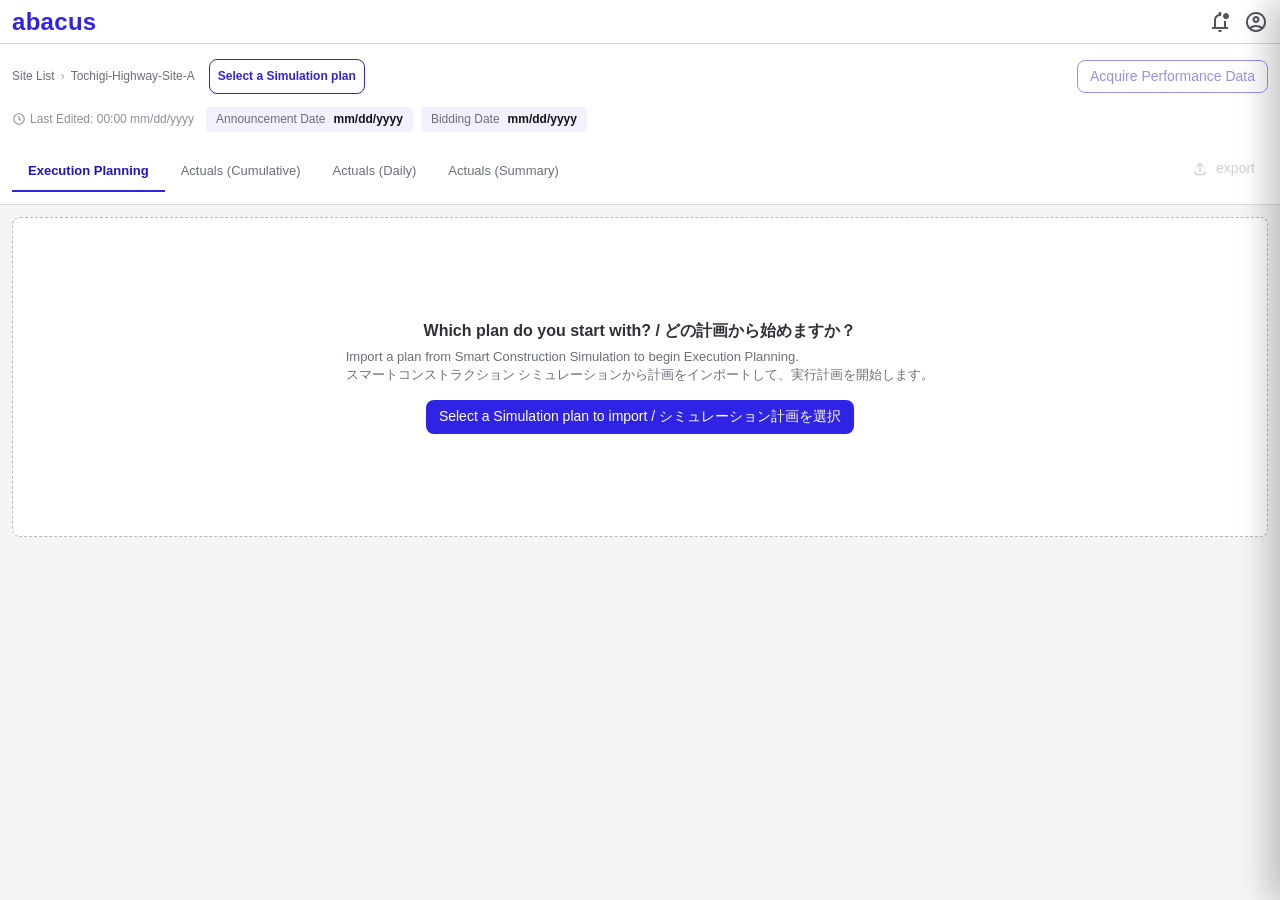
<file: planning.html>
<!DOCTYPE html>
<html lang="en">
<head>
<meta charset="UTF-8" />
<meta name="viewport" content="width=1440, initial-scale=1" />
<title>Abacus — Execution Planning (Prototype)</title>
<style>
  /* ---------- Color tokens ---------- */
  :root {
    --indigo-50:#E5E4FB; --indigo-100:#C3C0F6; --indigo-200:#9791F1;
    --indigo-300:#736CED; --indigo-400:#5148EA; --indigo-500:#2F24E6;
    --indigo-600:#1D14C8; --indigo-700:#140A94; --indigo-800:#0D0765;
    --indigo-900:#07043C;
    --white:#FFFFFF; --black:#000000;
    --neutral-50:#F4F5F5; --neutral-100:#ECEDEE; --neutral-200:#D6D7DB;
    --neutral-300:#B5B8BF; --neutral-400:#A0A3AC; --neutral-500:#8C909B;
    --neutral-600:#6B6F7B; --neutral-700:#51545D; --neutral-800:#2F3137;
    --neutral-900:#131416;
    --red-50:#FCEDED; --red-100:#F7CCCC; --red-500:#D50000; --red-600:#AA0000;
    --green-50:#EAFBEB; --green-100:#D0F6D3; --green-500:#28D435; --green-700:#167E1E;
  }

  * { box-sizing: border-box; }
  html, body {
    margin:0; padding:0; height:100%;
    background:var(--neutral-50);
    color:var(--neutral-900);
    font-family: -apple-system, BlinkMacSystemFont, "Segoe UI", Roboto, "Helvetica Neue", Arial, sans-serif;
    font-size:13px; line-height:1.4;
  }

  /* ---------- Top header ---------- */
  .topbar {
    height:44px; background:var(--white); color:var(--indigo-500); border-bottom: solid var(--neutral-200) 1px;
    display:flex; align-items:center; flex-direction: row; padding: 12px;
  }
  .topbar a{text-decoration: none;color: var(--indigo-500);}
  .topbar .brand {font-weight:700; letter-spacing:.3px; font-size:24px }
  .topbar .right { margin-left:auto; display:flex; gap:12px; align-items:center; color:var(--neutral-700); }

  /* ---------- Page header ---------- */
  .page-header {
    background:var(--white); border-bottom:1px solid var(--neutral-200);
    padding:12px;
  }
  .breadcrumb { font-size:12px; color:var(--neutral-600); display:flex; align-items:center; gap:6px; }
  .breadcrumb a { color:var(--neutral-600); text-decoration:none; }
  .breadcrumb a:hover { color:var(--indigo-500); }
  .breadcrumb .sep { color:var(--neutral-400); }
  .breadcrumb .plan-pill {
    margin-left:8px; padding:8px; border:1px solid var(--indigo-500);
    color:var(--indigo-500); border-radius:8px;
    font-weight:600; cursor:pointer;
  }
  .breadcrumb .plan-pill:hover { background:var(--indigo-50); }

  .page-title-row {
    display:flex; align-items:flex-end; justify-content:space-between; margin-top:8px;
  }
  .page-title { font-size:17px;font-weight:600;color:var(--text);margin:0 0 18px; }
  .timestamp { font-size:11px; color:var(--neutral-500); margin-top:2px; }

  .meta-row { display:flex; align-items:center; gap:8px; padding:2px 0 8px; flex-wrap:wrap; }
  .meta-last-edited {
    display:inline-flex; align-items:center; gap:4px;
    font-size:12px; color:var(--neutral-500); padding-right:4px;
  }
  .meta-last-edited .ic { width:14px; height:14px; }
  .meta-pill {
    display:inline-flex; align-items:center; gap:8px;
    padding:4px 10px; background:rgba(229, 228, 251, .5); 
    border-radius:4px; font-size:12px; color:var(--neutral-700);
  }
  .meta-pill-label { color:var(--neutral-600); }
  .meta-pill strong { color:var(--neutral-900); font-weight:700; }
  .header-actions { display:flex; gap:8px; align-items:center; margin-left:auto; }

  /* ---------- Tabs ---------- */
  .tabs-row {
    display:flex; align-items:center; justify-content:space-between;
    margin-top:12px; padding-right:0;
  }
  .tabs { display:flex; gap:0; }
  .tab {
    padding:10px 16px; font-size:13px; color:var(--neutral-600);
    cursor:pointer; border-bottom:2px solid transparent;
    font-weight:500;
  }
  .tab:hover { color:var(--neutral-900); }
  .tab.active {
    color:var(--indigo-600); border-bottom-color:var(--indigo-500); font-weight:600;
  }
  .tabs-right { display:flex; align-items:center; gap:12px; padding-bottom:6px; }
  .search-wrap { position:relative; }
  .search-wrap .search-icon {
    position:absolute; right:10px; top:50%; transform:translateY(-50%);
    width:14px; height:14px; color:var(--neutral-500); pointer-events:none;
  }
  .search-wrap .search-input { padding-right:28px; }

  /* ---------- Toolbar ---------- */
  .toolbar {
    background:var(--white); padding:8px 16px; border-bottom:1px solid var(--neutral-200);
    border-radius:7px 7px 0 0;
    display:flex; align-items:center; gap:12px; flex-wrap:wrap;
  }
  .toolbar .total {
    font-size:12px; color:var(--neutral-600); padding-right:12px;
  }
  .toolbar .total strong { color:var(--neutral-900); font-size:14px; margin-left:4px; }
  .toolbar .spacer { flex:1; }
  .search-input {
    height:38px; padding:12px; border:none; border-radius:8px;
    font-size:12px; width:200px; outline:none; background:var(--neutral-50);
  }
  .search-input:focus { border-color:var(--indigo-400); }

  /* ---------- Buttons ---------- */
  .btn {
    height:32px; padding:0 12px; border-radius:6px; font-size:12px; font-weight:600;
    border:1px solid transparent; cursor:pointer; display:inline-flex; align-items:center; gap:6px;
    background:var(--white); color:var(--neutral-800); border-color:var(--neutral-200);
    transition:all .12s ease;
  }
  .btn:hover:not(:disabled) { background:var(--neutral-50); border-color:var(--neutral-300); }
  .btn.primary {
    background:var(--indigo-500); color:var(--white); border-color:var(--indigo-500);
  }
  .btn.secondary {font-size: 12px; font-weight: normal; border:1px solid var(--neutral-500); color:var(--neutral-800);
  }
  .btn.secondary:hover:not(:disabled) {background: var(--indigo-600);}
  .btn.primary:hover:not(:disabled) { background:var(--indigo-600); border-color:var(--indigo-600); }
  .btn.danger-ghost { color:var(--red-600); }
  .btn.ghost { background:transparent; border-color:transparent; color:var(--neutral-700); }
  .btn.ghost:hover:not(:disabled) { background:var(--neutral-100); }
  .btn:disabled { opacity:.45; cursor:not-allowed; }
  .btn .ic { width:14px; height:14px; display:inline-block; }
  .btn-sm { height:26px; padding:0 8px; font-size:11px; }

  /* ---------- Main area ---------- */
  main { padding:12px; }

  /* ---------- Empty state ---------- */
  .empty {
    background:var(--white); border:1px dashed var(--neutral-300); border-radius:8px;
    display: flex;
    flex-direction: column;
    justify-content: center;
    align-items: center;
    height: 320px;
  }
  .empty h3 { margin:0 0 6px; font-size:16px; color:var(--neutral-800); }
  .empty p { margin:0 0 16px; color:var(--neutral-600); font-size:13px; }

  /* ---------- Table ---------- */
  .table-wrap {
    background:var(--white); border:1px solid var(--neutral-200); border-radius:8px;
    margin-top:12px; overflow:visible; /* visible so tooltips can escape; horizontal scroll handled by .table-scroll */
    display:flex; flex-direction:column;
  }
  .table-scroll {
    overflow-x:auto; overflow-y:visible;
  }
  table.ep {
    min-width:100%; border-collapse:collapse; font-size:12px;
  }
  table.ep thead th {
    background:var(--neutral-50); color:var(--black); font-weight:600;
    text-align:left; padding:10px 10px; border-bottom:1px solid var(--neutral-200);
    border-right:1px solid var(--neutral-200);
    white-space:nowrap; font-size:11px; text-transform:uppercase; letter-spacing:.4px;
    position:relative; /* anchor for the .col-resizer */
  }
  table.ep thead th:last-child { border-right:none; }

  /* Column resize handle — Excel-style. Hover to highlight, drag to resize. */
  .col-resizer {
    position:absolute; top:0; right:-3px; bottom:0;
    width:6px; cursor:col-resize; z-index:5;
    background:transparent; transition:background .15s ease;
  }
  .col-resizer:hover, .col-resizer.dragging {
    background:var(--indigo-300);
  }
  body.col-resizing { cursor:col-resize !important; user-select:none; }
  body.col-resizing * { cursor:col-resize !important; }
  table.ep tbody td {
    padding:4px 10px; border-bottom:1px solid var(--neutral-100);
    border-right:1px solid var(--neutral-100);
    vertical-align:middle; text-align:left;
    color:var(--neutral-900); white-space:nowrap;
  }
  /* Allow Memo cell to wrap (otherwise long notes force the table extremely wide) */
  table.ep tbody td.col-memo { white-space:normal; min-width:200px; max-width:300px; }
  /* Give inline inputs a reasonable working width so cells don't collapse */
  table.ep .cell-input { min-width:90px; }
  table.ep .col-memo .cell-input { min-width:180px; }
  table.ep tbody td:last-child { border-right:none; }
  /* Zebra striping for alternating data rows */
  table.ep tbody tr.row-alt > td { background:var(--neutral-50); }
  /* Active state backgrounds — keep these AFTER zebra so they override */
  table.ep tbody tr:hover > td { background:var(--neutral-50); }
  table.ep tbody tr.expanded > td { background:var(--indigo-50); }
  table.ep td.num { text-align:left; font-variant-numeric:tabular-nums; }
  table.ep td.locked,
  table.ep .locked-value { color:var(--neutral-500); }
  /* Non-editable column headers — dimmed so users can scan editability from the header row too */
  table.ep thead .col-sccat,
  table.ep thead .col-area,
  table.ep thead .col-block,
  table.ep thead .col-soil,
  table.ep thead .col-cdays,
  table.ep thead .col-dout,
  table.ep thead .col-start,
  table.ep thead .col-end { color:var(--neutral-500); }
  /* Post-import: Quantity, Unit, Unit Rate become locked → dim their headers too */
  body.imported table.ep thead .col-qty,
  body.imported table.ep thead .col-unit,
  body.imported table.ep thead .col-rate { color:var(--neutral-500); }
  .cell-input {
    width:100%; border:1px solid transparent; border-radius:4px;
    padding:4px 6px; font-size:12px; background:transparent; outline:none;
    font-family:inherit; color:var(--neutral-900);
  }
  .cell-input:hover { border-color:var(--neutral-200); background:var(--white); }
  .cell-input:focus { border-color:var(--indigo-400); background:var(--white); box-shadow:0 0 0 2px var(--indigo-50); }
  .cell-input::placeholder { color:var(--neutral-400); }
  .cell-input.readonly { background:var(--neutral-50); color:var(--neutral-500); }
  select.cell-input { appearance:auto; padding-right:18px; }

  /* Hide the native datalist dropdown chevron (Chromium / Edge / Safari).
     Autocomplete still triggers on typing. */
  .cell-input::-webkit-calendar-picker-indicator { display:none !important; }
  .cell-input::-webkit-list-button { display:none !important; }
  .req { color:var(--red-500); margin-left:2px; }

  .expand-btn {
    width:20px; height:20px; border-radius:4px; border:1px solid var(--neutral-200);
    background:var(--white); cursor:pointer; display:inline-flex; align-items:center; justify-content:center;
    color:var(--neutral-600); padding:0; transition:transform .15s ease;
  }
  .expand-btn:hover { background:var(--neutral-50); color:var(--neutral-900); }
  .expand-btn svg { transition:transform .15s ease; }
  .expand-btn.open { background:var(--indigo-200); color:var(--indigo-50); border-color:var(--indigo-200); }
  .expand-btn.open svg { transform:rotate(180deg); }

  /* ---------- Nested tasks ---------- */
  /* Sticky wrapper — pins the nested panel to the visible scroll viewport so the user
     doesn't have to scroll horizontally to read task content. Width is set via the
     --scroll-viewport-w CSS variable, kept in sync with .table-scroll.clientWidth. */
  .nested-row > td { padding:0; background:var(--neutral-50); }
  .nested-sticky {
    position:sticky; left:0;
    width:var(--scroll-viewport-w, 100%);
    max-width:var(--scroll-viewport-w, 100%);
    box-sizing:border-box;
  }
  .nested {
    background:var(--neutral-50); padding:16px 16px 18px; border-top:1px solid var(--neutral-200);
  }
  .nested .title { font-size:13px; font-weight:700; color:var(--neutral-900); }
  .nested .subtitle { font-size:11px; color:var(--neutral-600); margin-top:2px; margin-bottom:10px; }
  .resource-info {display:flex; flex-direction:column;}
  .chips { display:flex; gap:6px; margin-bottom:10px; flex-wrap:wrap; }
  .chip {
    font-size:11px; padding:3px 8px; background:var(--white); border:1px solid var(--neutral-200);
    border-radius:12px; color:var(--neutral-700);
  }
  .chip strong { color:var(--neutral-900); margin-left:4px; }
  /* ---------- Simulation-generated Tasks: grouped-header flat table ---------- */
  .sc-head { display:flex; align-items:flex-start; justify-content:space-between; gap:16px; margin-bottom:10px; }
  .sc-meta { display:flex; gap:18px; font-size:11px; color:var(--neutral-600); white-space:nowrap; padding-top:2px; }
  .sc-meta strong { color:var(--neutral-800); margin-left:4px; }
  .sc-meta .sc-status { color:#15803D; }
  .sc-legend { display:inline-flex; align-items:center; gap:4px; }
  .sc-legend.edit { color:var(--indigo-600); }
  .sc-legend.lock { color:var(--neutral-500); }

  .sc-scroll { overflow-x:auto; border:1px solid var(--neutral-200); border-radius:6px; background:var(--white); }
  table.sc { width:100%; min-width:1040px; border-collapse:collapse; background:var(--white); }
  table.sc thead th {
    color:var(--neutral-700); font-weight:600; text-align:left; align-content:center;
    padding:8px 10px; border-bottom:1px solid var(--neutral-200); font-size:11px;
    background:var(--neutral-100); vertical-align:bottom; white-space:nowrap;
  }
  table.sc thead th .th-sub { font-weight:500; color:var(--neutral-500); }
  table.sc tbody td { padding:8px 10px; border-bottom:1px solid var(--neutral-100); font-size:12px; white-space:nowrap; }
  table.sc tbody tr:last-child td { border-bottom:none; }
  table.sc td.num, table.sc th.num { text-align:left; font-variant-numeric:tabular-nums; }

  /* grouped "Resource Cost Breakdown" header spanning the 6 cost columns */
  table.sc thead th.grp {
    text-align:center; color:var(--neutral-700);
    border-left:1px solid var(--neutral-200); border-right:1px solid var(--neutral-200);
    letter-spacing:.3px;
  }
  /* editable price zone (indigo) vs read-only hours zone (grey) */
  table.sc thead th.price-col { color:var(--neutral-700); text-align:center; }
  table.sc thead th.hours-col { background:var(--neutral-100); color:var(--neutral-700); text-align:left; }
  table.sc tbody td.cost-col { text-align:left; font-variant-numeric:tabular-nums; }
  table.sc tbody td.hours-col { color:var(--neutral-700); }
  .grp-start { border-left:1px solid var(--neutral-200) !important; }
  .tier-div  { border-right:1px dashed var(--neutral-300) !important; }
  .grp-end   { border-right:1px solid var(--neutral-200) !important; }

  .sc-rate-input {
    width:84px; padding:5px 8px; border:1px solid var(--indigo-200); border-radius:5px;
    font-size:12px; background:var(--white); outline:none; font-family:inherit;
    color:var(--neutral-900); font-weight:600; text-align:right; font-variant-numeric:tabular-nums;
  }
  .sc-rate-input:hover { border-color:var(--indigo-400); }
  .sc-rate-input:focus { border-color:var(--indigo-500); box-shadow:0 0 0 2px var(--indigo-50); }
  .ro-price { color:var(--neutral-800); font-weight:600; }
  .ro-hours { color:var(--neutral-700); }

  .empty-nested {
    background:var(--white); border:1px dashed var(--neutral-300); padding:16px; border-radius:6px;
    color:var(--neutral-600); font-size:12px; text-align:center;
  }

  /* ---------- Modal ---------- */
  .scrim {
    position:fixed; inset:0; background:rgba(19,20,22,.45); display:none;
    align-items:center; justify-content:center; z-index:100;
  }
  .scrim.show { display:flex; }
  .modal {
    background:var(--white); border-radius:10px; width:480px; max-width:92vw;
    box-shadow:0 20px 60px rgba(0,0,0,.25); overflow:hidden;
  }
  .modal.lg { width:560px; }

  /* ---------- Create Plan modal (custom layout per spec) ---------- */
  .modal.create-plan { width:640px; max-width:94vw; }
  .modal.create-plan .modal-header {
    flex-direction:row; align-items:flex-start;
    padding:24px 28px 8px; border-bottom:none;
  }
  .modal.create-plan .cp-header-text { flex:1; }
  .modal.create-plan .cp-title {
    font-size:22px; font-weight:700; color:var(--neutral-900); line-height:1.25;
  }
  .modal.create-plan .cp-subtitle {
    font-size:14px; color:var(--neutral-700); font-weight:400; margin-top:6px;
    line-height:1.45;
  }
  .modal.create-plan .modal-header .close-x {
    font-size:22px; padding:2px; color:var(--neutral-800); margin-top:2px;
  }
  .modal.create-plan .modal-body { padding:8px 28px 4px; }
  .modal.create-plan .modal-footer {
    padding:12px 28px 22px; background:transparent; border-top:none; gap:12px;
  }
  .modal.create-plan .cp-field { margin-bottom:22px; }
  .modal.create-plan .cp-field label {
    font-size:14px; font-weight:700; color:var(--neutral-900);
    text-transform:none; letter-spacing:0;
    margin-bottom:8px; display:flex; align-items:center; gap:8px;
  }

  .input-clearable { position:relative; }
  .input-clearable > input {
    width:100%; height:44px; padding:10px 36px 10px 14px;
    border:1px solid var(--neutral-300); border-radius:6px;
    font-size:15px; font-family:inherit;
    background:var(--white); color:var(--neutral-900); outline:none;
    box-sizing:border-box;
  }
  .input-clearable > input:focus { border-color:var(--indigo-400); box-shadow:0 0 0 3px var(--indigo-50); }
  .input-clearable > input::placeholder { color:var(--neutral-500); }
  .input-clearable .input-clear {
    position:absolute; right:10px; top:50%; transform:translateY(-50%);
    background:transparent; border:none; cursor:pointer;
    color:var(--neutral-500); font-size:18px; line-height:1;
    padding:4px; width:24px; height:24px;
    display:flex; align-items:center; justify-content:center;
    border-radius:4px;
  }
  .input-clearable .input-clear:hover { color:var(--neutral-900); background:var(--neutral-100); }

  .input-with-icon > input { padding-right:64px; }
  .input-with-icon .input-clear { right:38px; }
  .input-with-icon .input-icon {
    position:absolute; right:14px; top:50%; transform:translateY(-50%);
    width:18px; height:18px; color:var(--neutral-700); pointer-events:none;
  }

  .date-range-row { display:flex; gap:12px; align-items:center; }
  .date-range-row .input-clearable { flex:1; }
  .date-tilde { color:var(--neutral-700); font-size:16px; font-weight:500; }

  .optional-badge {
    display:inline-block; padding:2px 8px;
    background:var(--neutral-100); border:1px solid var(--neutral-200);
    border-radius:4px;
    font-size:12px; color:var(--neutral-700); font-weight:500;
    text-transform:none; letter-spacing:0;
  }

  .btn.btn-link {
    background:transparent; border:1px solid transparent;
    color:var(--indigo-500); font-weight:600;
    height:40px; padding:0 16px;
  }
  .btn.btn-link:hover:not(:disabled) { color:var(--indigo-700); background:var(--indigo-50); }
  .btn.cp-cta { height:44px; padding:0 22px; font-size:14px; }
  .modal-header {
    padding:16px 20px; border-bottom:1px solid var(--neutral-200);
    font-weight:700; font-size:15px; color:var(--neutral-900);
    display:flex; align-items:center; justify-content:space-between;
  }
  .modal-body { padding:18px 20px; font-size:13px; color:var(--neutral-700); }
  .modal-footer {
    padding:12px 20px; border-top:1px solid var(--neutral-200);
    display:flex; justify-content:flex-end; gap:8px; background:var(--neutral-50);
  }
  .field { margin-bottom:14px; }
  .field label {
    display:block; font-size:11px; font-weight:600; color:var(--neutral-700);
    text-transform:uppercase; letter-spacing:.4px; margin-bottom:4px;
  }
  .field input, .field select {
    width:100%; height:34px; padding:0 10px; border:1px solid var(--neutral-200);
    border-radius:6px; font-size:13px; background:var(--white); outline:none;
    font-family:inherit;
  }
  .field input:focus, .field select:focus { border-color:var(--indigo-400); }
  .field .hint { font-size:11px; color:var(--neutral-500); margin-top:4px; }
  .field .value-row {
    display:flex; align-items:center; justify-content:space-between;
    padding:8px 10px; background:var(--neutral-50); border-radius:6px;
    font-size:12px; color:var(--neutral-800);
  }

  /* ---------- Plan Actions (Plan Settings modal) ---------- */
  .plan-actions { display:flex; flex-direction:column; gap:8px; }
  .plan-action {
    display:flex; align-items:flex-start; gap:12px; width:100%; text-align:left;
    padding:12px; border:1px solid var(--neutral-200); border-radius:8px;
    background:var(--white); cursor:pointer; font-family:inherit; transition:.12s ease;
  }
  .plan-action:hover { border-color:var(--indigo-400); background:var(--indigo-50); }
  .plan-action .pa-icon {
    flex:0 0 auto; width:32px; height:32px; border-radius:8px;
    display:flex; align-items:center; justify-content:center;
    background:var(--indigo-50); color:var(--indigo-500);
  }
  .plan-action .pa-icon .ic { width:18px; height:18px; }
  .plan-action .pa-text { flex:1; min-width:0; }
  .plan-action .pa-title { display:block; font-size:13px; font-weight:600; color:var(--neutral-900); }
  .plan-action .pa-desc { display:block; font-size:12px; color:var(--neutral-600); margin-top:2px; line-height:1.4; }
  .plan-action .pa-arrow { flex:0 0 auto; width:18px; height:18px; color:var(--neutral-400); align-self:center; }
  .plan-action:hover .pa-arrow { color:var(--indigo-500); }

  /* ---------- Plan Picker (intentional plan switch) ---------- */
  .plan-pick-list { display:flex; flex-direction:column; gap:6px; }
  .plan-pick {
    display:flex; align-items:center; gap:10px; width:100%; text-align:left;
    padding:10px 12px; border:1px solid var(--neutral-200); border-radius:6px;
    background:var(--white); cursor:pointer; font-family:inherit; font-size:13px;
    color:var(--neutral-800); transition:.12s ease;
  }
  .plan-pick:hover:not(:disabled) { border-color:var(--indigo-400); background:var(--indigo-50); }
  .plan-pick.selected { border-color:var(--indigo-500); background:var(--indigo-50); }
  .plan-pick:disabled { opacity:.5; cursor:not-allowed; }
  .plan-pick .pp-radio {
    flex:0 0 auto; width:16px; height:16px; border-radius:50%;
    border:2px solid var(--neutral-300); position:relative;
  }
  .plan-pick.selected .pp-radio { border-color:var(--indigo-500); }
  .plan-pick.selected .pp-radio::after {
    content:""; position:absolute; inset:3px; border-radius:50%; background:var(--indigo-500);
  }
  .plan-pick .pp-name { flex:1; }
  .plan-pick .pp-current {
    font-size:10px; font-weight:600; text-transform:uppercase; letter-spacing:.4px;
    color:var(--indigo-600); background:var(--indigo-50); padding:1px 6px; border-radius:10px; margin-left:6px;
  }
  .close-x {
    background:transparent; border:none; cursor:pointer; color:var(--neutral-500);
    font-size:18px; line-height:1; padding:4px;
  }
  .close-x:hover { color:var(--neutral-800); }

  /* ---------- Toast ---------- */
  .toast {
    position:fixed; bottom:32px; right:24px; left:auto;
    background:var(--white); border:1.5px solid var(--neutral-300);
    border-radius:8px; padding:12px 14px 12px 12px;
    display:none; align-items:flex-start; gap:10px;
    min-width:280px; max-width:420px; z-index:200;
    box-shadow:0 8px 24px rgba(0,0,0,.12);
    color:var(--neutral-900); font-size:13px;
    transform:translateY(8px); opacity:0;
    transition:opacity .2s ease, transform .2s ease;
  }
  .toast.show { display:flex; opacity:1; transform:translateY(0); }
  .toast .t-icon { flex-shrink:0; width:22px; height:22px; display:inline-flex; align-items:center; justify-content:center; }
  .toast .t-icon svg { width:22px; height:22px; }
  .toast .t-body { flex:1; min-width:0; }
  .toast .t-title { font-size:14px; font-weight:700; color:var(--neutral-900); line-height:1.35; }
  .toast .t-desc {
    font-size:12px; color:var(--neutral-700); margin-top:4px; line-height:1.45;
    display:none; word-wrap:break-word;
  }
  .toast.has-desc .t-desc { display:block; }
  .toast .t-retry {
    display:none; margin-top:8px;
    height:26px; padding:0 12px;
    background:var(--white); border:1px solid var(--neutral-400);
    border-radius:4px; font-size:12px; color:var(--neutral-800); font-weight:600;
    cursor:pointer;
  }
  .toast.has-retry .t-retry { display:inline-block; }
  .toast .t-retry:hover { background:var(--neutral-50); }
  .toast .t-close {
    background:transparent; border:none; cursor:pointer;
    color:var(--neutral-600); width:22px; height:22px;
    display:flex; align-items:center; justify-content:center;
    padding:0; font-size:18px; line-height:1; flex-shrink:0;
  }
  .toast .t-close:hover { color:var(--neutral-900); }

  /* Success variant — white bg, green border + icon */
  .toast.success { border-color:var(--green-500); }
  .toast.success .t-icon { color:var(--green-500); }

  /* Error variant — red-50 bg, red border + icon */
  .toast.error { background:var(--red-50); border-color:var(--red-500); }
  .toast.error .t-icon { color:var(--red-500); }

  /* ---------- Simulation Sync group ---------- */
  .sim-sync {
    display:flex; flex-direction:row; align-items:center; gap:10px;
    padding:0; border:none; background:transparent;
  }
  .sim-sync .sim-btn {
    background:transparent; color:var(--indigo-500);
    border:1.5px solid var(--indigo-500);
    border-radius:8px; height:34px; padding:0 18px;
    font-weight:600; font-size:13px;
  }
  .sim-sync .sim-btn:hover:not(:disabled) { background:var(--indigo-50); color:var(--indigo-600); border-color:var(--indigo-600); }
  .sim-sync .sim-btn:disabled { border-color:var(--neutral-300); color:var(--neutral-400); background:transparent; }
  .sim-sync-arrow { width:22px; height:14px; color:var(--neutral-700); flex-shrink:0; }

  /* Notification badge dot + tooltip label */
  .sim-sync .sim-btn { position:relative; }
  .sim-sync .sim-btn.has-badge::after {
    content:''; position:absolute; top:-3px; right:-3px;
    width:9px; height:9px; border-radius:50%; background:var(--red-500);
    border:1.5px solid var(--white); box-shadow:0 0 0 1px var(--red-500);
  }
  .sim-sync .sim-btn.has-badge::before {
    content: attr(data-badge);
    position:absolute; bottom:calc(100% + 6px); left:50%; transform:translateX(-50%);
    background:var(--neutral-900); color:var(--white); font-size:10px; font-weight:600;
    padding:3px 8px; border-radius:4px; white-space:nowrap; pointer-events:none;
    opacity:0; transition:opacity .15s ease;
  }
  .sim-sync .sim-btn.has-badge:hover::before { opacity:1; }

  /* ---------- Export / icon-text buttons ---------- */
  .btn.ghost-icon {
    background:transparent; border-color:transparent; color:var(--neutral-700);
    padding:0 8px;
  }
  .btn.ghost-icon:hover:not(:disabled) { background:var(--neutral-100); color:var(--neutral-900); }
  .btn.ghost-icon .ic { width:16px; height:16px; }

  .btn.export-btn {
    background:transparent; border-color:transparent; color:var(--indigo-500);
    padding:0 8px; font-weight:600;
  }
  .btn.export-btn:hover:not(:disabled) { background:var(--indigo-50); color:var(--indigo-600); }
  .btn.export-btn:disabled { color:var(--neutral-400); background:transparent; }
  .btn.export-btn .ic { width:16px; height:16px; }

  /* ---------- Right-side drawer (Resources) ---------- */
  .drawer-scrim {
    position:fixed; inset:0; background:rgba(19,20,22,.35); z-index:90;
    opacity:0; pointer-events:none; transition:opacity .18s ease;
  }
  .drawer-scrim.show { opacity:1; pointer-events:auto; }
  .drawer {
    position:fixed; top:0; right:0; bottom:0; width:520px; max-width:96vw;
    background:var(--white); border-left:1px solid var(--neutral-200);
    box-shadow:-12px 0 32px rgba(0,0,0,.12); transform:translateX(100%);
    transition:transform .22s ease; z-index:95; display:flex; flex-direction:column;
  }
  .drawer.show { transform:translateX(0); }
  .drawer-header {
    padding:14px 20px; border-bottom:1px solid var(--neutral-200);
    display:flex; align-items:flex-start; justify-content:space-between;
  }
  .drawer-title { font-size:14px; font-weight:700; color:var(--neutral-900); }
  .drawer-subtitle { font-size:11px; color:var(--neutral-500); margin-top:2px; }
  .drawer-body { padding:18px 20px; overflow-y:auto; flex:1; font-size:13px; color:var(--neutral-800); }
  .drawer-footer {
    padding:12px 20px; border-top:1px solid var(--neutral-200);
    display:flex; justify-content:flex-end; gap:8px; background:var(--neutral-50);
  }
  .cur-summary { display:flex; gap:6px; flex-wrap:wrap; margin:6px 0 14px; }
  .section-title {
    font-size:11px; font-weight:700; color:var(--neutral-700);
    text-transform:uppercase; letter-spacing:.4px; margin:14px 0 6px;
  }
  .drawer-note {
    margin-top:14px; padding:10px 12px; background:var(--indigo-50); border:1px solid var(--indigo-100);
    border-radius:6px; font-size:11px; color:var(--neutral-700); line-height:1.5;
  }
  .drawer-note strong { color:var(--indigo-700); }

  /* ---------- Details drawer form ---------- */
  .details-form { display:flex; flex-direction:column; gap:14px; }
  .dform-row { display:flex; flex-direction:column; gap:6px; }
  .dform-row > label, .dform-label-row label {
    font-size:14px; font-weight:700; color:var(--neutral-900);
  }
  .dform-label-row {
    display:flex; align-items:center; justify-content:space-between; gap:8px;
  }
  .dform-method {
    padding:4px 10px; border:1px solid var(--neutral-300); border-radius:4px;
    font-size:12px; color:var(--neutral-600); background:var(--white);
    cursor:not-allowed; font-family:inherit;
  }
  .dform-display {
    padding:10px 12px; background:var(--neutral-50); border:1px solid var(--neutral-100);
    border-radius:4px; font-size:14px; color:var(--neutral-800);
    min-height:40px; display:flex; align-items:center;
  }
  .dform-display.sim-locked { color:var(--neutral-700); }
  .dform-hint { font-size:11px; font-weight:400; color:var(--neutral-500); margin-left:6px; }
  .dform-input {
    width:100%; padding:10px 12px; background:var(--white);
    border:1px solid var(--indigo-400); border-radius:4px;
    font-size:14px; color:var(--neutral-900); outline:none; font-family:inherit;
  }
  .dform-input:focus { border-color:var(--indigo-500); box-shadow:0 0 0 3px var(--indigo-50); }

  /* ---------- CUR drawer: sectioned card (linked / full-edit states) ---------- */
  .dform-pill {
    display:inline-block; background:var(--indigo-50); color:var(--indigo-700);
    font-size:11px; font-weight:600; padding:3px 8px; border-radius:6px;
  }
  .dform-card {
    border:1px solid var(--neutral-200); border-radius:10px; padding:16px 16px 18px;
    display:flex; flex-direction:column; gap:20px;
  }
  .dform-sec { display:flex; flex-direction:column; gap:12px; }
  .dform-sec-title { font-size:15px; font-weight:700; color:var(--neutral-900); }
  .dform-field { display:flex; flex-direction:column; gap:6px; }
  .dform-field > label { font-size:13px; color:var(--neutral-700); }
  .dform-field > label strong { color:var(--neutral-900); }
  .dform-control { position:relative; }
  .dform-control > input,
  .dform-control > select,
  .dform-control > textarea {
    width:100%; box-sizing:border-box; padding:11px 36px 11px 12px;
    border:1px solid var(--neutral-300); border-radius:8px; font-size:14px; font-family:inherit;
    background:var(--white); color:var(--neutral-900); outline:none;
  }
  .dform-control > select { appearance:none; -webkit-appearance:none; cursor:pointer; }
  .dform-control > textarea { min-height:96px; resize:vertical; padding-right:12px; color:var(--neutral-800); }
  .dform-control > input:focus,
  .dform-control > select:focus,
  .dform-control > textarea:focus { border-color:var(--indigo-500); box-shadow:0 0 0 3px var(--indigo-50); }
  .dform-clear {
    position:absolute; right:8px; top:13px; width:22px; height:22px;
    border:none; background:transparent; color:var(--neutral-400); cursor:pointer;
    border-radius:50%; display:flex; align-items:center; justify-content:center;
  }
  .dform-clear:hover { color:var(--neutral-700); background:var(--neutral-100); }
  .dform-clear svg { width:16px; height:16px; }
  .dform-chev {
    position:absolute; right:10px; top:50%; transform:translateY(-50%);
    pointer-events:none; color:var(--neutral-500); width:16px; height:16px;
  }
  .dform-disp {
    padding:11px 12px; background:var(--neutral-50); border:1px solid var(--neutral-200);
    border-radius:8px; font-size:14px; color:var(--neutral-800); min-height:44px;
    box-sizing:border-box; display:flex; align-items:center;
  }
  .dform-cond-chips { display:flex; flex-wrap:wrap; gap:8px; }
  .dform-cond-chip {
    display:inline-flex; align-items:center; gap:8px; padding:6px 10px;
    background:var(--neutral-50); border:1px solid var(--neutral-200); border-radius:6px;
    font-size:13px; color:var(--neutral-700);
  }
  .dform-cond-chip button { border:none; background:transparent; cursor:pointer; color:var(--neutral-500); font-size:13px; line-height:1; padding:0; }
  .dform-res { border:1px solid var(--neutral-200); border-radius:8px; overflow:hidden; }
  .dform-res table { width:100%; border-collapse:collapse; font-size:13px; }
  .dform-res th {
    background:var(--neutral-50); text-align:left; padding:10px; font-weight:700;
    color:var(--neutral-800); font-size:12px; border-bottom:1px solid var(--neutral-200);
  }
  .dform-res td { padding:8px 10px; border-bottom:1px solid var(--neutral-100); color:var(--neutral-800); vertical-align:middle; }
  .dform-res tr:last-child td { border-bottom:none; }
  .dform-res .res-del { border:none; background:transparent; color:var(--neutral-400); cursor:pointer; padding:2px; display:flex; }
  .dform-res .res-del svg { width:16px; height:16px; }
  .dform-res-price {
    width:100%; box-sizing:border-box; padding:7px 9px; border:1px solid var(--neutral-300);
    border-radius:6px; font-size:13px; font-family:inherit; outline:none; color:var(--neutral-900);
  }
  .dform-res-price:focus { border-color:var(--indigo-500); box-shadow:0 0 0 2px var(--indigo-50); }
  .dform-warn {
    padding:12px 14px; background:#FFF8E6; border:1px solid #F5C26B; border-radius:8px;
    font-size:13px; color:#7A5B00; line-height:1.7;
  }

  /* ---------- Knowledge button (in Unit Rate cell) ---------- */
  .rate-cell { display:flex; align-items:center; gap:6px; justify-content:space-between; }
  .rate-cell .rate-value { flex:1; min-width:0; }
  .knowledge-btn {
    color:var(--indigo-500);
    border: var(--indigo-500) solid 1px;
    border-radius:4px;
    width:24px; height:24px; padding:0; flex-shrink:0;
    cursor:pointer;
    display:inline-flex; align-items:center; justify-content:center;
  }
  .knowledge-btn:hover:not(:disabled) { background:var(--indigo-100); }
  .knowledge-btn svg { width:16px; height:16px; }
  .knowledge-btn:disabled { opacity:.4; cursor:not-allowed; }

  /* ---------- Resource Unit Price drawer (search, select & register) ---------- */
  .rp-register { margin-bottom:14px; }
  .rp-register-form { display:flex; flex-direction:column; gap:8px; margin-top:10px;
    padding:12px; border:1px solid var(--neutral-200); border-radius:8px; background:var(--neutral-50); }
  .rp-register-form input, .rp-register-form select {
    width:100%; height:36px; padding:0 12px; font-size:13px; font-family:inherit;
    border:1px solid var(--neutral-300); border-radius:6px; background:var(--white); color:var(--neutral-900);
  }
  .rp-register-form input:focus, .rp-register-form select:focus { outline:none; border-color:var(--indigo-400); }
  .rp-register-actions { display:flex; justify-content:flex-end; gap:8px; margin-top:2px; }
  .rp-warn {
    padding:12px 14px; margin-bottom:14px;
    background:#FFF8E6; border:1px solid #F5C26B; border-radius:8px;
    font-size:13px; color:#7A5B00; line-height:1.6;
  }
  .rp-showing { font-size:14px; color:var(--neutral-800); margin:2px 0 10px; }
  .rp-list { display:flex; flex-direction:column; }
  .rp-card { padding:14px 2px; border-bottom:1px solid var(--neutral-100); }
  .rp-card:last-child { border-bottom:none; }
  .rp-row { display:flex; align-items:center; gap:10px; }
  .rp-chip {
    font-size:12px; padding:3px 10px; background:var(--neutral-50);
    border:1px solid var(--neutral-300); border-radius:4px; color:var(--neutral-700);
    white-space:nowrap;
  }
  .rp-name { font-weight:700; font-size:14px; color:var(--neutral-900); flex:1; min-width:0; }
  .rp-price { color:var(--indigo-500); font-weight:700; font-size:15px; white-space:nowrap; }
  .rp-applied {
    color:var(--green-700); border:1px solid var(--green-500); background:var(--green-50);
    padding:4px 12px; border-radius:6px; font-weight:600; font-size:12px;
  }
  .rp-meta { font-size:12px; color:var(--neutral-600); margin-top:6px; }
  .rp-apply-all {
    display:flex; align-items:center; gap:8px; margin-top:8px;
    font-size:12px; color:var(--neutral-700); cursor:pointer;
  }
  .rp-apply-all input[type=checkbox] { accent-color:var(--indigo-500); }
  .rp-empty {
    text-align:center; padding:24px 16px; color:var(--neutral-500); font-size:12px;
    border:1px dashed var(--neutral-300); border-radius:6px;
  }
  /* Resource Unit Price cell inside the Simulation-generated Tasks table */
  .rp-cell-name { font-weight:700; color:var(--neutral-900); }
  .rp-cell-sub { font-size:11px; color:var(--neutral-600); margin-top:1px; }

  /* ---------- CUR Search drawer ---------- */
  .cur-search-wrap { position:relative; margin-bottom:14px; }
  .cur-search-wrap input {
    width:100%; height:36px; padding:0 32px 0 12px;
    border:1px solid var(--neutral-300); border-radius:6px;
    font-size:13px; background:var(--white); outline:none;
    font-family:inherit;
  }
  .cur-search-wrap input:focus { border-color:var(--indigo-400); }
  .cur-search-wrap .cur-search-icon {
    position:absolute; right:10px; top:50%; transform:translateY(-50%);
    width:16px; height:16px; color:var(--neutral-500); pointer-events:none;
  }
  .cur-filter-row {
    display:flex; align-items:center; gap:8px; margin-bottom:12px; flex-wrap:wrap;
  }
  .cur-filter-label { font-size:13px; color:var(--neutral-800); font-weight:500; }
  .cur-filter-chip {
    padding:4px 12px; background:var(--indigo-50); border:1px solid var(--indigo-100);
    border-radius:14px; font-size:12px; color:var(--indigo-700); cursor:pointer;
    font-weight:600;
  }
  .cur-filter-chip:hover { background:var(--indigo-100); }
  .cur-filter-chip.active { background:var(--indigo-500); color:var(--white); border-color:var(--indigo-500); }
  .cur-related-row {
    display:flex; align-items:center; justify-content:space-between;
    padding:8px 12px; background:var(--neutral-50);
    border:1px solid var(--neutral-200); border-radius:6px;
    margin-bottom:8px;
  }
  .cur-related-row > span { font-size:13px; color:var(--neutral-700); }
  .cur-package-list { display:flex; flex-direction:column; gap:8px; }
  .cur-package-card {
    background:var(--white); border:1px solid var(--neutral-200);
    border-radius:6px; padding:10px 12px;
  }
  .cur-pkg-row {
    display:flex; align-items:center; gap:10px;
  }
  .cur-pkg-name {
    padding:3px 8px; background:var(--neutral-50); border:1px solid var(--neutral-300);
    border-radius:4px; font-size:12px; color:var(--neutral-800); font-weight:500;
    white-space:nowrap;
  }
  .cur-pkg-price { color:var(--indigo-500); font-weight:700; font-size:15px; flex:1; }
  .cur-pkg-actions { display:flex; gap:6px; flex-shrink:0; }
  .cur-pkg-meta { margin-top:6px; padding-left:2px; }
  .cur-pkg-daily { font-weight:700; color:var(--neutral-900); font-size:13px; }
  .cur-pkg-comp { font-size:11px; color:var(--neutral-600); margin-top:2px; }
  .cur-empty {
    text-align:center; padding:24px 16px; color:var(--neutral-500); font-size:12px;
    border:1px dashed var(--neutral-300); border-radius:6px;
  }

  /* ---------- Sticky table footer ---------- */
  .table-footer {
    background:var(--neutral-50); border-top:1px solid var(--neutral-200);
    border-radius:0 0 7px 7px;
    padding:8px 16px; display:flex; justify-content:space-between; align-items:center;
    gap:12px;
  }
  .footer-left, .footer-right { display:flex; gap:8px; align-items:center; }
  .footer-hint { font-size:11px; color:var(--neutral-500); margin-left:4px; }

  /* Selected row style */
  table.ep tbody tr.selected > td { background:var(--indigo-50); }
  table.ep tbody tr.selected.expanded > td { background:var(--indigo-50); }

  /* ---------- Frozen columns (sticky during horizontal scroll) ----------
     Left-frozen: expand toggle, Task Lv1–Lv4
     Right-frozen: Amount, Actions */
  table.ep .col-expand,
  table.ep .col-lv1, table.ep .col-lv2, table.ep .col-lv3, table.ep .col-lv4,
  table.ep .col-amount, table.ep .col-actions {
    position:sticky; z-index:2; background:var(--white);
  }
  table.ep thead .col-expand,
  table.ep thead .col-lv1, table.ep thead .col-lv2, table.ep thead .col-lv3, table.ep thead .col-lv4,
  table.ep thead .col-amount, table.ep thead .col-actions {
    z-index:3; background:var(--neutral-50);
  }
  /* Fixed widths so sticky offsets line up */
  table.ep .col-expand { left:0;  min-width:32px;  max-width:48px; }
  table.ep .col-lv1 { left:48px;  min-width:140px; max-width:140px; }
  table.ep .col-lv2 { left:188px; min-width:120px; max-width:120px; }
  table.ep .col-lv3 { left:308px; min-width:150px; max-width:150px; }
  table.ep .col-lv4 { left:458px; min-width:120px; max-width:120px; }
  table.ep .col-amount  { right:100px; min-width:110px; max-width:110px; }
  table.ep .col-actions { right:0;     min-width:100px; max-width:100px; }
  /* Separators at the freeze boundaries — gradient pseudo-elements gated on persistent scroll state.
     .is-scrolled-left  — scrollLeft > 0 (content scrolled past the left edge)
     .is-scrolled-right — scrollLeft + clientWidth < scrollWidth (more content to the right)
     Pseudo-elements are used (not box-shadow) because shadows on cells in border-collapse tables
     are clipped by adjacent cell backgrounds. */
  table.ep .col-lv4::after,
  table.ep .col-amount::before {
    content:''; position:absolute; top:0; bottom:0; width:10px;
    pointer-events:none; opacity:0;
    transition:opacity .15s ease;
    z-index:4;
  }
  table.ep .col-lv4::after  {
    right:-10px;
    background:linear-gradient(to right, rgba(0,0,0,0.10), rgba(0,0,0,0));
    border-left: solid var(--neutral-500) 1px;

  }
  table.ep .col-amount::before {
    left:-10px;
    background:linear-gradient(to left,  rgba(0,0,0,0.10), rgba(0,0,0,0));
    border-right: solid var(--neutral-500) 1px;
  }
  .table-scroll.is-scrolled-left  table.ep .col-lv4::after  { opacity:1; }
  .table-scroll.is-scrolled-right table.ep .col-amount::before { opacity:1; }
  /* Row-state backgrounds for sticky body cells (must paint per-cell since sticky sits above tr bg) */
  table.ep tbody tr.row-alt > td.col-expand,
  table.ep tbody tr.row-alt > td.col-lv1,
  table.ep tbody tr.row-alt > td.col-lv2,
  table.ep tbody tr.row-alt > td.col-lv3,
  table.ep tbody tr.row-alt > td.col-lv4,
  table.ep tbody tr.row-alt > td.col-amount,
  table.ep tbody tr.row-alt > td.col-actions { background:var(--neutral-50); }
  table.ep tbody tr:hover > td.col-expand,
  table.ep tbody tr:hover > td.col-lv1,
  table.ep tbody tr:hover > td.col-lv2,
  table.ep tbody tr:hover > td.col-lv3,
  table.ep tbody tr:hover > td.col-lv4,
  table.ep tbody tr:hover > td.col-amount,
  table.ep tbody tr:hover > td.col-actions { background:var(--neutral-50); }
  table.ep tbody tr.expanded > td.col-expand,
  table.ep tbody tr.expanded > td.col-lv1,
  table.ep tbody tr.expanded > td.col-lv2,
  table.ep tbody tr.expanded > td.col-lv3,
  table.ep tbody tr.expanded > td.col-lv4,
  table.ep tbody tr.expanded > td.col-amount,
  table.ep tbody tr.expanded > td.col-actions { background:var(--indigo-50); }
  table.ep tbody tr.selected > td.col-expand,
  table.ep tbody tr.selected > td.col-lv1,
  table.ep tbody tr.selected > td.col-lv2,
  table.ep tbody tr.selected > td.col-lv3,
  table.ep tbody tr.selected > td.col-lv4,
  table.ep tbody tr.selected > td.col-amount,
  table.ep tbody tr.selected > td.col-actions { background:var(--indigo-50); }

  /* Area / Block columns are always visible — empty pre-import, filled post-import */

  /* Optional columns — hidden unless body has the matching show-* class */
  body:not(.show-wbs)   .col-wbs   { display:none; }
  body:not(.show-acct)  .col-acct  { display:none; }
  body:not(.show-sccat) .col-sccat { display:none; }
  body:not(.show-cdays) .col-cdays { display:none; }
  body:not(.show-dout)  .col-dout  { display:none; }
  body:not(.show-start) .col-start { display:none; }
  body:not(.show-end)   .col-end   { display:none; }
  body:not(.show-memo)  .col-memo  { display:none; }

  /* ---------- Misc ---------- */
  .divider-v { width:1px; background:var(--neutral-200); height:24px; }
  .menu-wrap { position:relative; }
  .menu {
    position:absolute; top:36px; right:0; background:var(--white);
    border:1px solid var(--neutral-200); border-radius:8px;
    box-shadow:0 8px 24px rgba(0,0,0,.08); padding:4px; min-width:200px;
    display:none; z-index:30;
  }
  .menu.show { display:block; }
  .menu-item {
    padding:8px 10px; font-size:12px; color:var(--neutral-800); border-radius:4px; cursor:pointer;
    display:flex; align-items:center; gap:8px;
  }
  .menu-item:hover { background:var(--neutral-50); }
  .menu-divider { height:1px; background:var(--neutral-100); margin:4px 0; }
  .caret { color:var(--neutral-500); margin-left:4px; }

  /* Checkbox grid in display settings */
  .checks { display:grid; grid-template-columns:1fr 1fr; gap:8px 12px; }
  .checks label { display:flex; align-items:center; gap:8px; font-size:13px; color:var(--neutral-800); cursor:pointer; }
  .checks input[type=checkbox] { accent-color:var(--indigo-500); }

  /* ============================================================
     Actuals (post-acquire) — all rules scoped under .actuals-*
  ============================================================ */
  /* shared header: synced/period chips + KPI bar */
  .actuals-meta { display:none; }
  .actuals-meta.show { display:block; }
  .actuals-meta .chips { display:flex; align-items:center; gap:10px; margin-top:8px; }
  .actuals-chip {
    display:inline-flex; align-items:center; gap:6px;
    background:var(--indigo-50); border-radius:6px; padding:5px 10px;
    font-size:12px; color:var(--neutral-700);
  }
  .actuals-chip strong { color:var(--neutral-900); }
  .actuals-chip .ic { width:13px; height:13px; }
  .kpi-bar { display:flex; gap:28px; margin-top:10px; flex-wrap:wrap; }
  .kpi { display:flex; align-items:center; gap:8px; font-size:12.5px; color:var(--neutral-700); }
  .kpi b { color:var(--neutral-900); font-size:13px; }
  .kpi .track { width:110px; height:8px; border-radius:999px; background:var(--neutral-200); overflow:hidden; }
  .kpi .fill, .actuals-cellbar .fill {
    height:100%; border-radius:999px;
    background:linear-gradient(90deg, var(--green-500), #19B5A6 60%, var(--indigo-300));
  }

  /* panels */
  .actuals-panel { display:none; }
  .actuals-panel.show { display:block; }
  .actuals-card {
    background:var(--white); border:1px solid var(--neutral-200); border-radius:10px;
    margin:14px 16px; overflow:hidden;
  }
  .actuals-subhead {
    display:flex; align-items:center; gap:14px; flex-wrap:wrap;
    padding:12px 16px; border-bottom:1px solid var(--neutral-200); font-size:13px;
  }
  .actuals-subhead .spacer { flex:1; }
  .actuals-date { color:var(--indigo-500); font-weight:700; cursor:pointer; }
  .actuals-date:hover { text-decoration:underline; }

  /* pre-acquire placeholder */
  .actuals-placeholder {
    padding:64px 20px; text-align:center; color:var(--neutral-600);
    font-size:13.5px; line-height:1.7;
  }
  .actuals-placeholder a { color:var(--indigo-500); font-weight:600; cursor:pointer; }

  /* tables */
  .actuals-scroll { overflow-x:auto; }
  table.actuals-table { width:100%; border-collapse:collapse; font-size:12.5px; }
  table.actuals-table th {
    background:var(--neutral-100); color:var(--neutral-900); font-weight:700; text-align:left;
    padding:9px 12px; border-bottom:1px solid var(--neutral-200); white-space:nowrap;
  }
  table.actuals-table td {
    padding:10px 12px; border-bottom:1px solid var(--neutral-100);
    color:var(--neutral-900); white-space:nowrap; vertical-align:middle;
  }
  table.actuals-table tbody tr:nth-child(even) td { background:var(--neutral-50); }
  .th-sort { display:inline-flex; vertical-align:-2px; margin-left:6px; color:var(--neutral-500); cursor:pointer; }
  .th-sort svg { width:12px; height:12px; }
  .diff-neg { color:var(--red-600); }
  .diff-pos { color:var(--green-700); }
  .muted-na { color:var(--neutral-500); }
  .actuals-cellbar { display:inline-flex; align-items:center; gap:8px; }
  .actuals-cellbar .track { width:80px; height:8px; border-radius:999px; background:var(--neutral-200); overflow:hidden; flex:0 0 auto; }
  .actuals-cellbar b { min-width:38px; font-weight:600; }

  /* synced-from / data-source chips */
  .chip-toggle {
    background:var(--white); border:1px solid var(--neutral-300); border-radius:6px;
    padding:4px 10px; font-size:11.5px; color:var(--neutral-700); cursor:pointer;
  }
  .chip-toggle:hover { border-color:var(--indigo-300); }
  .chip-toggle.selected { border:1.5px solid var(--indigo-500); color:var(--indigo-600); font-weight:600; }
  .chip-toggle.selected-solid { background:var(--indigo-500); border-color:var(--indigo-500); color:var(--white); font-weight:600; }
  .chips-inline { display:inline-flex; align-items:center; gap:6px; }

  /* daily prev/next */
  .day-nav { display:inline-flex; align-items:center; gap:8px; }
  .day-nav button {
    width:26px; height:26px; border:1px solid var(--neutral-300); border-radius:6px;
    background:var(--white); color:var(--neutral-700); display:inline-flex; align-items:center; justify-content:center;
    cursor:pointer; padding:0;
  }
  .day-nav button:hover { border-color:var(--indigo-400); color:var(--indigo-600); }
  .day-nav svg { width:12px; height:12px; }

  /* Actuals by Resource drawer (wider than the standard drawer) */
  #actResDrawer { width:min(900px, 80vw); }
  #actResDrawer .rd-crumb { font-size:13px; display:flex; align-items:center; gap:8px; }
  #actResDrawer .rd-crumb a { color:var(--indigo-500); text-decoration:none; cursor:pointer; }
  #actResDrawer .rd-meta { display:flex; align-items:center; gap:14px; margin-bottom:14px; }
  #actResDrawer .rd-meta .date { color:var(--indigo-500); font-weight:700; }
  .rd-section { border-top:1px solid var(--neutral-200); margin-top:20px; padding-top:14px; }
  .rd-section-head { display:flex; align-items:center; gap:10px; margin-bottom:8px; }
  .rd-section-head h4 { margin:0; font-size:14.5px; font-weight:700; color:var(--neutral-900); }
  .rd-section-head .meta { margin-left:auto; display:inline-flex; align-items:center; gap:6px; font-size:11px; color:var(--neutral-600); }
  .rd-edit {
    background:none; border:none; color:var(--indigo-400); cursor:pointer; padding:2px;
    display:inline-flex; border:1px solid var(--indigo-200); border-radius:5px;
  }
  .rd-edit svg { width:13px; height:13px; }
  .rd-details-btn { margin-top:10px; }

  /* Summary tab */
  .as-controls { display:flex; align-items:center; gap:14px; flex-wrap:wrap; padding:12px 16px; border-bottom:1px solid var(--neutral-200); font-size:12.5px; }
  .as-controls label.radio { display:inline-flex; align-items:center; gap:6px; cursor:pointer; color:var(--neutral-800); }
  .as-controls input[type=radio] { accent-color:var(--indigo-500); }
  .as-controls .date-range { display:inline-flex; align-items:center; gap:6px; }
  .as-controls .date-range input {
    width:110px; border:1px solid var(--neutral-300); border-radius:6px; padding:5px 8px;
    font-size:12px; font-family:inherit; color:var(--neutral-900);
  }
  .as-controls .src-label { color:var(--neutral-600); }
  .as-controls .synced-note { font-size:11px; color:var(--neutral-500); }
  table.as-table { border-collapse:collapse; font-size:12px; min-width:100%; }
  table.as-table th, table.as-table td {
    border-bottom:1px solid var(--neutral-100); padding:8px 10px; white-space:nowrap;
    background:var(--white); color:var(--neutral-900); text-align:left;
  }
  table.as-table thead th { background:var(--neutral-100); font-weight:700; border-bottom:1px solid var(--neutral-200); }
  table.as-table .day-col { text-align:center; min-width:44px; }
  table.as-table .offday { background:var(--red-50) !important; }
  table.as-table .na { color:var(--red-300); font-style:italic; text-align:center; }
  /* sticky first 5 columns */
  table.as-table .as-c1, table.as-table .as-c2, table.as-table .as-c3,
  table.as-table .as-c4, table.as-table .as-c5 { position:sticky; z-index:2; }
  table.as-table thead .as-c1, table.as-table thead .as-c2, table.as-table thead .as-c3,
  table.as-table thead .as-c4, table.as-table thead .as-c5 { z-index:3; }
  table.as-table .as-c1 { left:0;     min-width:130px; max-width:130px; }
  table.as-table .as-c2 { left:130px; min-width:86px;  max-width:86px; }
  table.as-table .as-c3 { left:216px; min-width:86px;  max-width:86px; }
  table.as-table .as-c4 { left:302px; min-width:104px; max-width:104px; }
  table.as-table .as-c5 { left:406px; min-width:104px; max-width:104px; border-right:1px solid var(--neutral-300); }
  /* group + footer rows */
  table.as-table tr.as-group td {
    background:var(--indigo-700) !important; color:var(--white); font-weight:700;
    border-bottom:none;
  }
  table.as-table tr.as-group td.na, table.as-table tr.as-group td.offday { background:var(--indigo-700) !important; color:var(--white); }
</style>
<link rel="stylesheet" href="buttons.css" />
</head>
<body>

<!-- ========== TOP BAR ========== -->
<div class="topbar">
  <span class="brand"><a href="index.html">abacus</a></span>
  <div class="right">
    <svg width="24" height="24" viewBox="0 0 24 24" fill="none" xmlns="http://www.w3.org/2000/svg" aria-label="Notifications" role="img">
      <mask id="mask0_3286_9461" style="mask-type:alpha" maskUnits="userSpaceOnUse" x="0" y="0" width="24" height="24">
        <rect width="24" height="24" fill="#D9D9D9"/>
      </mask>
      <g mask="url(#mask0_3286_9461)">
        <path d="M12 22C11.45 22 10.9792 21.8042 10.5875 21.4125C10.1958 21.0208 10 20.55 10 20H14C14 20.55 13.8042 21.0208 13.4125 21.4125C13.0208 21.8042 12.55 22 12 22ZM4 19V17H6V10C6 8.61667 6.41667 7.3875 7.25 6.3125C8.08333 5.2375 9.16667 4.53333 10.5 4.2V3.5C10.5 3.08333 10.6458 2.72917 10.9375 2.4375C11.2292 2.14583 11.5833 2 12 2C12.4167 2 12.7708 2.14583 13.0625 2.4375C13.3542 2.72917 13.5 3.08333 13.5 3.5V3.825C13.3167 4.19167 13.1833 4.56667 13.1 4.95C13.0167 5.33333 12.9833 5.725 13 6.125C12.8333 6.09167 12.6708 6.0625 12.5125 6.0375C12.3542 6.0125 12.1833 6 12 6C10.9 6 9.95833 6.39167 9.175 7.175C8.39167 7.95833 8 8.9 8 10V17H16V10.575C16.3 10.7083 16.6208 10.8125 16.9625 10.8875C17.3042 10.9625 17.65 11 18 11V17H20V19H4ZM18 9C17.1667 9 16.4583 8.70833 15.875 8.125C15.2917 7.54167 15 6.83333 15 6C15 5.16667 15.2917 4.45833 15.875 3.875C16.4583 3.29167 17.1667 3 18 3C18.8333 3 19.5417 3.29167 20.125 3.875C20.7083 4.45833 21 5.16667 21 6C21 6.83333 20.7083 7.54167 20.125 8.125C19.5417 8.70833 18.8333 9 18 9Z" fill="#51545D"/>
      </g>
    </svg>
    <svg width="24" height="24" viewBox="0 0 24 24" fill="none" xmlns="http://www.w3.org/2000/svg" aria-label="Profile" role="img">
      <mask id="mask0_3286_9464" style="mask-type:alpha" maskUnits="userSpaceOnUse" x="0" y="0" width="24" height="24">
        <rect width="24" height="24" fill="#D9D9D9"/>
      </mask>
      <g mask="url(#mask0_3286_9464)">
        <path d="M5.85 17.1C6.7 16.45 7.65 15.9375 8.7 15.5625C9.75 15.1875 10.85 15 12 15C13.15 15 14.25 15.1875 15.3 15.5625C16.35 15.9375 17.3 16.45 18.15 17.1C18.7333 16.4167 19.1875 15.6417 19.5125 14.775C19.8375 13.9083 20 12.9833 20 12C20 9.78333 19.2208 7.89583 17.6625 6.3375C16.1042 4.77917 14.2167 4 12 4C9.78333 4 7.89583 4.77917 6.3375 6.3375C4.77917 7.89583 4 9.78333 4 12C4 12.9833 4.1625 13.9083 4.4875 14.775C4.8125 15.6417 5.26667 16.4167 5.85 17.1ZM12 13C11.0167 13 10.1875 12.6625 9.5125 11.9875C8.8375 11.3125 8.5 10.4833 8.5 9.5C8.5 8.51667 8.8375 7.6875 9.5125 7.0125C10.1875 6.3375 11.0167 6 12 6C12.9833 6 13.8125 6.3375 14.4875 7.0125C15.1625 7.6875 15.5 8.51667 15.5 9.5C15.5 10.4833 15.1625 11.3125 14.4875 11.9875C13.8125 12.6625 12.9833 13 12 13ZM12 22C10.6167 22 9.31667 21.7375 8.1 21.2125C6.88333 20.6875 5.825 19.975 4.925 19.075C4.025 18.175 3.3125 17.1167 2.7875 15.9C2.2625 14.6833 2 13.3833 2 12C2 10.6167 2.2625 9.31667 2.7875 8.1C3.3125 6.88333 4.025 5.825 4.925 4.925C5.825 4.025 6.88333 3.3125 8.1 2.7875C9.31667 2.2625 10.6167 2 12 2C13.3833 2 14.6833 2.2625 15.9 2.7875C17.1167 3.3125 18.175 4.025 19.075 4.925C19.975 5.825 20.6875 6.88333 21.2125 8.1C21.7375 9.31667 22 10.6167 22 12C22 13.3833 21.7375 14.6833 21.2125 15.9C20.6875 17.1167 19.975 18.175 19.075 19.075C18.175 19.975 17.1167 20.6875 15.9 21.2125C14.6833 21.7375 13.3833 22 12 22ZM12 20C12.8833 20 13.7167 19.8708 14.5 19.6125C15.2833 19.3542 16 18.9833 16.65 18.5C16 18.0167 15.2833 17.6458 14.5 17.3875C13.7167 17.1292 12.8833 17 12 17C11.1167 17 10.2833 17.1292 9.5 17.3875C8.71667 17.6458 8 18.0167 7.35 18.5C8 18.9833 8.71667 19.3542 9.5 19.6125C10.2833 19.8708 11.1167 20 12 20ZM12 11C12.4333 11 12.7917 10.8583 13.075 10.575C13.3583 10.2917 13.5 9.93333 13.5 9.5C13.5 9.06667 13.3583 8.70833 13.075 8.425C12.7917 8.14167 12.4333 8 12 8C11.5667 8 11.2083 8.14167 10.925 8.425C10.6417 8.70833 10.5 9.06667 10.5 9.5C10.5 9.93333 10.6417 10.2917 10.925 10.575C11.2083 10.8583 11.5667 11 12 11Z" fill="#51545D"/>
      </g>
    </svg>
  </div>
</div>

<!-- ========== PAGE HEADER ========== -->
<div class="page-header">
  <!-- TODO(post-MVP): promote Plan to its own navigation level (Site → Plans list → Plan)
       instead of surfacing it via the plan pill / tabs. -->
  <div class="breadcrumb">
    <a href="PlanningSitelist.html">Site List</a>
    <span class="sep">›</span>
    <p id="crumbSiteName">Tochigi-Highway-Site-A</p>
    <span id="planPill" class="plan-pill" title="Open Plan Settings">Select a Simulation plan</span>
    <div class="header-actions">
      <button id="btnAcquire" class="btn secondary" disabled title="Available after a Simulation Plan is imported">
        Acquire Performance Data
      </button>
    </div>
  </div>

  <div class="page-title-row">
    <div class="meta-row" id="planningMetaRow">
      <div id="lastEdited" class="meta-last-edited">
        <svg class="ic" viewBox="0 0 16 16" fill="none"><circle cx="8" cy="8" r="6" stroke="currentColor" stroke-width="1.3"/><path d="M8 5v3l2 1.5" stroke="currentColor" stroke-width="1.3" stroke-linecap="round"/></svg>
        <span>Last Edited: 00:00 mm/dd/yyyy</span>
      </div>
      <div class="meta-pill">
        <span class="meta-pill-label">Announcement Date</span>
        <strong>mm/dd/yyyy</strong>
      </div>
      <div class="meta-pill">
        <span class="meta-pill-label">Bidding Date</span>
        <strong>mm/dd/yyyy</strong>
      </div>
    </div>
  </div>

  <!-- Tabs + Search -->
  <div class="tabs-row">
    <div class="tabs" id="mainTabs">
      <div class="tab active" data-tab="planning">Execution Planning</div>
      <div class="tab" data-tab="cumulative">Actuals (Cumulative)</div>
      <div class="tab" data-tab="daily">Actuals (Daily)</div>
      <div class="tab" data-tab="summary">Actuals (Summary)</div>
    </div>
    <div class="tabs-right">
      <button id="btnExport" class="btn export-btn" title="Export" disabled>
        <svg class="ic" viewBox="0 0 20 20" fill="none"><path d="M10 13V3M10 3l-4 4M10 3l4 4M4 14v2a1 1 0 0 0 1 1h10a1 1 0 0 0 1-1v-2" stroke="currentColor" stroke-width="1.6" stroke-linecap="round" stroke-linejoin="round"/></svg>
        <span>export</span>
      </button>
    </div>
  </div>
</div>

<!-- ========== MAIN ========== -->
<main>
<!-- Execution Planning panel -->
<div id="panelPlanning">
  <!-- Empty state (no plan imported yet) — Simulation-first entry.
       TODO(design): final empty-state visuals for the "no Simulation plan exists → create one in Simulation" case. -->
  <div id="emptyState" class="empty">
    <h3>Which plan do you start with? / どの計画から始めますか？</h3>
    <p>Import a plan from Smart Construction Simulation to begin Execution Planning.<br>
       スマートコンストラクション シミュレーションから計画をインポートして、実行計画を開始します。</p>
    <button class="btn primary" onclick="startImportFlow()">Select a Simulation plan to import / シミュレーション計画を選択</button>
  </div>

  <!-- Table card (toolbar + table + footer wrapped together) -->
  <div id="tableWrap" class="table-wrap" style="display:none">

    <!-- Toolbar (top of card) -->
    <div class="toolbar">
      <div class="total">Estimated Total Amount: <strong id="totalAmt">$0</strong></div>

      <div class="spacer"></div>

      <div class="sim-sync" title="Simulation lives outside Abacus. Run Simulation sends data outbound; Import pulls the result back in.">
        <button id="btnRunSim" class="btn sim-btn" disabled>Run Simulation</button>
        <svg class="sim-sync-arrow" viewBox="0 0 22 14" fill="none" aria-hidden="true">
          <path d="M3 4h14M14 1l3 3-3 3" stroke="currentColor" stroke-width="1.4" stroke-linecap="round" stroke-linejoin="round"/>
          <path d="M19 10H5M8 13l-3-3 3-3" stroke="currentColor" stroke-width="1.4" stroke-linecap="round" stroke-linejoin="round"/>
        </svg>
        <button id="btnImport" class="btn sim-btn" disabled>Import Latest Simulation Plan</button>
      </div>

      <button id="btnDisplay" class="btn ghost-icon" title="Display Settings">
        <svg class="ic" viewBox="0 0 20 20" fill="none"><path d="M10 13a3 3 0 1 0 0-6 3 3 0 0 0 0 6Z" stroke="currentColor" stroke-width="1.5"/><path d="M16 10c0 .4-.04.78-.1 1.16l1.86 1.46-1.8 3.12-2.2-.88c-.6.46-1.27.82-2 1.06L11.4 18h-2.8l-.36-2.08a6.5 6.5 0 0 1-2-1.06l-2.2.88-1.8-3.12 1.86-1.46A6.6 6.6 0 0 1 4 10c0-.4.04-.78.1-1.16L2.24 7.38l1.8-3.12 2.2.88c.6-.46 1.27-.82 2-1.06L8.6 2h2.8l.36 2.08a6.5 6.5 0 0 1 2 1.06l2.2-.88 1.8 3.12-1.86 1.46c.06.38.1.76.1 1.16Z" stroke="currentColor" stroke-width="1.5" stroke-linejoin="round"/></svg>
        <span>Display Setting</span>
      </button>
    </div>

    <!-- Horizontal scroll container for the table only -->
    <div class="table-scroll">
      <table class="ep">
        <thead>
          <tr>
            <th class="col-expand" style="width:32px"></th>
            <th class="col-lv1">Task (Lv1)<span class="req">*</span></th>
            <th class="col-lv2">Task (Lv2)</th>
            <th class="col-lv3">Task (Lv3)</th>
            <th class="col-lv4">Task (Lv4)</th>
            <th class="col-sccat">SC Category</th>
            <th class="col-area">Area</th>
            <th class="col-block">Block</th>
            <th class="col-soil">Soil Type<span class="req">*</span></th>
            <th class="col-unit">Unit</th>
            <th class="col-qty">Quantity / Volume</th>
            <th class="col-cdays">Construction Days</th>
            <th class="col-dout">Daily Output</th>
            <th class="col-start">Start Date</th>
            <th class="col-end">End Date</th>
            <th class="col-rate">Unit Rate</th>
            <th class="col-wbs">WBS Code</th>
            <th class="col-acct">Accounting Code</th>
            <th class="col-amount">Amount</th>
            <th class="col-memo">Memo</th>
            <th class="col-actions">Actions</th>
          </tr>
        </thead>
        <tbody id="tbody"></tbody>
      </table>
    </div>

    <!-- Footer (bottom of card) -->
    <div id="tableFooter" class="table-footer">
      <div class="footer-left">
        <!-- Tasks are generated by Simulation and pulled in via Import — no manual add/delete in Abacus. -->
        <span class="footer-hint">Tasks are imported from Simulation / タスクはシミュレーションから取得されます</span>
      </div>
      <div class="footer-right">
        <button id="btnEdit" class="btn">Edit</button>
        <button id="btnCancel" class="btn" style="display:none">Cancel</button>
        <button id="btnSave" class="btn primary" style="display:none">Save</button>
      </div>
    </div>
  </div>
</div><!-- /panelPlanning -->

<!-- Actuals panels (rendered by JS) -->
<div id="panelCumulative" class="actuals-panel"></div>
<div id="panelDaily" class="actuals-panel"></div>
<div id="panelSummary" class="actuals-panel"></div>
</main>

<!-- The Actuals by Resource drawer lives in actuals.html -->


<!-- Create Plan modal removed: ABACUS no longer creates plans. Plans originate in Simulation
     and are pulled in via the Plan Picker (Simulation-first). -->

<!-- ========== MODAL: Plan Settings ========== -->
<div id="planSettingsModal" class="scrim">
  <div class="modal lg">
    <div class="modal-header">
      Plan Settings
      <button class="close-x" onclick="closeModal('planSettingsModal')">×</button>
    </div>
    <div class="modal-body">
      <p style="margin:0 0 14px; color:var(--neutral-600)">
        View the Simulation plan linked to this Abacus plan. To use a different plan, change the linked Simulation plan.
      </p>
      <div class="field">
        <label>Current Plan</label>
        <div class="value-row"><span id="ps_currentPlan">—</span></div>
      </div>
      <div class="field">
        <label>Last Imported</label>
        <div class="value-row"><span id="ps_lastImported">—</span></div>
      </div>
      <div class="field">
        <label>Plan Actions</label>
        <div class="plan-actions">
          <button class="plan-action" onclick="requestChangePlan()">
            <span class="pa-icon">
              <svg class="ic" viewBox="0 0 20 20" fill="none"><path d="M4 7h9M13 7l-3-3M13 7l-3 3M16 13H7M7 13l3-3M7 13l3 3" stroke="currentColor" stroke-width="1.6" stroke-linecap="round" stroke-linejoin="round"/></svg>
            </span>
            <span class="pa-text">
              <span class="pa-title">Change Simulation Plan</span>
              <span class="pa-desc">Select a different Simulation plan. This will replace the current Execution Planning data.</span>
            </span>
            <svg class="pa-arrow" viewBox="0 0 20 20" fill="none"><path d="M7 4l6 6-6 6" stroke="currentColor" stroke-width="1.6" stroke-linecap="round" stroke-linejoin="round"/></svg>
          </button>
        </div>
      </div>
    </div>
    <div class="modal-footer">
      <button class="btn" onclick="closeModal('planSettingsModal')">Close</button>
    </div>
  </div>
</div>

<!-- ========== MODAL: Unsaved-changes confirm before switching plans ========== -->
<div id="planSwitchConfirmModal" class="scrim">
  <div class="modal">
    <div class="modal-header">
      Switch Simulation Plan?
      <button class="close-x" onclick="closeModal('planSwitchConfirmModal'); openModal('planSettingsModal')">×</button>
    </div>
    <div class="modal-body">
      <p style="margin:0; color:var(--neutral-700)">
        Switching plans will replace the current Execution Planning data. Unsaved changes will be lost.
      </p>
    </div>
    <div class="modal-footer">
      <button class="btn" onclick="closeModal('planSwitchConfirmModal'); openModal('planSettingsModal')">Cancel</button>
      <button class="btn primary" onclick="closeModal('planSwitchConfirmModal'); openPlanPicker()">Continue</button>
    </div>
  </div>
</div>

<!-- ========== MODAL: Plan Picker (Select Simulation Plan) ========== -->
<div id="planPickerModal" class="scrim">
  <div class="modal lg">
    <div class="modal-header">
      <span id="pp_title">Select Simulation Plan</span>
      <button class="close-x" onclick="closeModal('planPickerModal')">×</button>
    </div>
    <div class="modal-body">
      <p id="pp_desc" style="margin:0 0 14px; color:var(--neutral-600)">
        Select a different Simulation plan. This will replace the current Execution Planning data.
      </p>
      <div class="field">
        <label>Available Simulation Plans</label>
        <div id="pp_list" class="plan-pick-list"></div>
      </div>
    </div>
    <div class="modal-footer">
      <button class="btn" onclick="closeModal('planPickerModal'); openModal('planSettingsModal')">Back</button>
      <button id="pp_confirm" class="btn primary" onclick="confirmPlanPick()" disabled>Confirm</button>
    </div>
  </div>
</div>

<!-- ========== MODAL: Run Simulation Confirm ========== -->
<div id="runSimModal" class="scrim">
  <div class="modal">
    <div class="modal-header">
      Run Simulation
      <button class="close-x" onclick="closeModal('runSimModal')">×</button>
    </div>
    <div class="modal-body">
      Abacus will send <strong>task quantities, construction unit rates, and resources</strong> to Smart Construction Simulation.
      Simulation may update area, block, schedule, and resource details.
    </div>
    <div class="modal-footer">
      <button class="btn" onclick="closeModal('runSimModal')">Cancel</button>
      <button class="btn primary" onclick="runSimulation()">Run Simulation</button>
    </div>
  </div>
</div>

<!-- ========== MODAL: Import Confirm ========== -->
<div id="importModal" class="scrim">
  <div class="modal">
    <div class="modal-header">
      Import Latest Simulation Plan
      <button class="close-x" onclick="closeModal('importModal')">×</button>
    </div>
    <div class="modal-body">
      The current Execution Planning table will be updated with the latest Simulation-generated
      <strong>areas, blocks, tasks, resources, and costs</strong>. Your edits to Abacus-managed fields will be preserved.
    </div>
    <div class="modal-footer">
      <button class="btn" onclick="closeModal('importModal')">Cancel</button>
      <button class="btn primary" onclick="importLatest()">Import</button>
    </div>
  </div>
</div>

<!-- CUR Search drawer removed: the standalone Construction Unit Rate concept is gone.
     The budget's primary interaction is assigning a Resource Unit Price per resource (below). -->

<!-- ========== DRAWER: Resource Unit Price (search, select & register) ========== -->
<div id="resPriceDrawerScrim" class="drawer-scrim" onclick="closeResourcePriceDrawer()"></div>
<aside id="resPriceDrawer" class="drawer">
  <div class="drawer-header">
    <div>
      <div class="drawer-title">Select Resource Unit Price</div>
      <div class="drawer-subtitle">synced from Knowledge Database</div>
    </div>
    <button class="close-x" onclick="closeResourcePriceDrawer()">×</button>
  </div>

  <div class="drawer-body">
    <div class="cur-search-wrap">
      <input id="rp_search_input" placeholder="Search" oninput="renderResourcePriceList()" />
      <svg class="cur-search-icon" viewBox="0 0 20 20" fill="none"><circle cx="9" cy="9" r="5" stroke="currentColor" stroke-width="1.6"/><path d="m13 13 3 3" stroke="currentColor" stroke-width="1.6" stroke-linecap="round"/></svg>
    </div>

    <!-- Register a new Resource Unit Price → becomes immediately selectable.
         Master prices are never edited inline; changing a price means registering a new one. -->
    <div class="rp-register">
      <button type="button" class="btn btn-sm" id="rp_register_toggle" onclick="toggleRpRegister()">
        + Register new resource unit price / 新規リソース単価を登録
      </button>
      <div id="rp_register_form" class="rp-register-form" style="display:none">
        <input id="rp_reg_name"     placeholder="Name / 名称" />
        <select id="rp_reg_category">
          <option value="" disabled selected hidden>Category / カテゴリ</option>
          <option value="Machinery">Machinery / 機械</option>
          <option value="Vehicle">Vehicle / 車両</option>
          <option value="Labor">Labor / 労働力</option>
        </select>
        <input id="rp_reg_specs"    placeholder="Specification / 仕様" />
        <input id="rp_reg_price"    type="number" step="0.01" min="0" placeholder="Standard price $/h / 標準単価" />
        <input id="rp_reg_ot"       type="number" step="0.01" min="0" placeholder="Overtime price $/h / 時間外単価" />
        <input id="rp_reg_we"       type="number" step="0.01" min="0" placeholder="Weekend/Holiday price $/h / 休日単価" />
        <div class="rp-register-actions">
          <button type="button" class="btn btn-sm" onclick="toggleRpRegister(false)">cancel / キャンセル</button>
          <button type="button" class="btn btn-sm primary" onclick="registerResourcePrice()">save / 保存</button>
        </div>
      </div>
    </div>

    <div id="rp_warn" class="rp-warn" style="display:none"></div>
    <div class="rp-showing">Showing matches for: <strong id="rp_showing_label"></strong></div>
    <div id="rp_list" class="rp-list"></div>
  </div>
</aside>

<!-- ========== DRAWER: Details (Construction Unit Rate – Task) ========== -->
<div id="curDrawerScrim" class="drawer-scrim" onclick="closeDetailsDrawer()"></div>
<aside id="curDrawer" class="drawer">
  <div class="drawer-header">
    <div>
      <div class="drawer-title" id="details_title">Task Details / タスク詳細</div>
      <div class="drawer-subtitle" id="details_subtitle"></div>
    </div>
    <button class="close-x" onclick="closeDetailsDrawer()">×</button>
  </div>

  <div class="drawer-body">
    <div id="details_form" class="details-form"></div>
  </div>

  <div class="drawer-footer" style="justify-content:center; gap:10px">
    <button id="details_edit_btn"   class="btn"         onclick="enterDetailsEdit()">Edit</button>
    <button id="details_cancel_btn" class="btn"         onclick="cancelDetailsEdit()" style="display:none">Cancel</button>
    <button id="details_save_btn"   class="btn primary" onclick="saveDetailsAndClose()" style="display:none">Save</button>
  </div>
</aside>

<!-- ========== MODAL: Display Settings ========== -->
<div id="displayModal" class="scrim">
  <div class="modal lg">
    <div class="modal-header">
      Display Settings
      <button class="close-x" onclick="closeModal('displayModal')">×</button>
    </div>
    <div class="modal-body">
      <div style="font-size:11px; font-weight:700; color:var(--neutral-600); text-transform:uppercase; letter-spacing:.4px; margin-bottom:6px">Always shown</div>
      <div class="checks" style="margin-bottom:14px">
        <label><input type="checkbox" checked disabled /> Task (Lv1)</label>
        <label><input type="checkbox" checked disabled /> Task (Lv2)</label>
        <label><input type="checkbox" checked disabled /> Task (Lv3)</label>
        <label><input type="checkbox" checked disabled /> Task (Lv4)</label>
        <label><input type="checkbox" checked disabled /> Area</label>
        <label><input type="checkbox" checked disabled /> Block</label>
        <label><input type="checkbox" checked disabled /> Soil Type</label>
        <label><input type="checkbox" checked disabled /> Quantity / Volume</label>
        <label><input type="checkbox" checked disabled /> Unit</label>
        <label><input type="checkbox" checked disabled /> Unit Rate</label>
        <label><input type="checkbox" checked disabled /> Amount</label>
        <label><input type="checkbox" checked disabled /> Actions</label>
      </div>
      <div style="font-size:11px; font-weight:700; color:var(--neutral-600); text-transform:uppercase; letter-spacing:.4px; margin-bottom:6px">Optional</div>
      <div class="checks">
        <label><input type="checkbox" data-col="wbs"   /> WBS Code</label>
        <label><input type="checkbox" data-col="acct"  /> Accounting Code</label>
        <label><input type="checkbox" data-col="sccat" /> SC Category</label>
        <label><input type="checkbox" data-col="cdays" /> Construction Days</label>
        <label><input type="checkbox" data-col="dout"  /> Daily Output</label>
        <label><input type="checkbox" data-col="start" /> Start Date</label>
        <label><input type="checkbox" data-col="end"   /> End Date</label>
        <label><input type="checkbox" data-col="memo"  /> Memo</label>
      </div>
    </div>
    <div class="modal-footer">
      <button class="btn" onclick="closeModal('displayModal')">Cancel</button>
      <button class="btn primary" onclick="applyDisplay()">Apply</button>
    </div>
  </div>
</div>

<!-- ========== AUTOCOMPLETE SUGGESTIONS (per Notion spec — 入力補完) ========== -->
<datalist id="dl_lv1">
  <option value="Earthwork (Fill) / 土工事 盛土"></option>
  <option value="Earthwork (Cut) / 土工事 切土"></option>
  <option value="Earthwork (Spoil Transport) / 残土運搬"></option>
  <option value="Earthwork (Surface Stripping) / 表土剥ぎ"></option>
  <option value="Structural Work / 構造物工事"></option>
  <option value="Paving Work / 舗装工事"></option>
  <option value="Drainage Work / 排水工事"></option>
  <option value="Retaining Wall / 擁壁工事"></option>
</datalist>
<datalist id="dl_lv2">
  <option value="Fill / 盛土"></option>
  <option value="Cut / 切土"></option>
  <option value="Spoil Transport / 残土運搬"></option>
  <option value="Roadbed / 路体"></option>
  <option value="Subgrade / 路床"></option>
  <option value="Surface / 表層"></option>
  <option value="Foundation / 基礎"></option>
</datalist>
<datalist id="dl_lv3">
  <option value="Roadbed Fill / 路体盛土工"></option>
  <option value="Subgrade Fill / 路床盛土工"></option>
  <option value="Surface Cut / 表層切土工"></option>
  <option value="Surface Stripping / 表土剥ぎ工"></option>
  <option value="Embankment / 築堤工"></option>
  <option value="Slope Protection / 法面保護工"></option>
  <option value="Backfill / 埋戻し工"></option>
</datalist>
<datalist id="dl_lv4">
  <option value="Soil / 土"></option>
  <option value="Rock / 岩"></option>
  <option value="Mixed / 混合"></option>
  <option value="Standard / 標準"></option>
  <option value="Reinforced / 補強"></option>
</datalist>

<!-- ========== TOAST ========== -->
<div id="toast" class="toast" role="status" aria-live="polite">
  <span class="t-icon" id="t-icon"></span>
  <div class="t-body">
    <div class="t-title" id="t-title"></div>
    <div class="t-desc" id="t-desc"></div>
    <button class="t-retry" id="t-retry" type="button">retry</button>
  </div>
  <button class="t-close" id="t-close" type="button" aria-label="Close">×</button>
</div>

<script>
/* ============================================================
   State
============================================================ */
const state = {
  planName: null,
  lastEdited: null,
  lastImported: null,
  simulationRun: false,
  imported: false,
  expanded: new Set(),
  selectedId: null,    // row selected for delete
  editMode: false,     // View / Edit mode
  rowsBackup: null,    // for Cancel
  dirty: false,        // unsaved changes within edit mode
  simNeedsRefresh: false, // planning changed since last Sim → show update badge on Run Sim
  simHasNewer: false,  // Sim has newer result not yet imported → show badge on Import
  // Dual-track dirty detection for the Save flow:
  //   dirtyPlanning — qty / soil / lv1-4 / unit / wbs / accounting / row add+delete / CUR apply
  //   dirtyCost     — Resource Price (task rate) changes
  // Save evaluates these to decide whether to raise the "Simulation update required" banner.
  dirtyPlanning: false,
  dirtyCost: false,
  acquired: false,     // Performance Data acquisition started → planning locked
  rows: [],
  // Resources drawer state — persisted for the session
  curByRow: {},          // { rowId: 'K-001' }
  resourceOverrides: {}, // { rowId: { resourceName: rate } }
  _activeRowId: null,
  _drawerSnapshot: null, // captured on open, restored on Cancel/X/scrim
};

/* ============================================================
   Per-site persistence (localStorage, client-side only)
   Key: abacus.planning.<siteId> → JSON snapshot of `state`.
   The state shape is untouched — Sets/transients are converted
   only at the serialize/deserialize boundary.
============================================================ */
const SITE_ID = new URLSearchParams(location.search).get('siteId')
  || localStorage.getItem('abacus.currentSiteId')
  || null;

function loadPlanState(siteId) {
  if (!siteId) return null;
  try {
    const raw = localStorage.getItem('abacus.planning.' + siteId);
    if (!raw) return null;
    const snap = JSON.parse(raw);
    snap.expanded = new Set(snap.expanded || []); // Array → Set
    return snap;
  } catch (_e) { return null; }
}

let _persistTimer = null, _persistFlush = null;
function savePlanState(siteId, st) {
  if (!siteId) return;
  // a never-touched plan stays unsaved so the list shows no badge for it
  const pristine = !st.planName && !st.rows.length && !st.simulationRun && !st.imported && !st.acquired;
  if (pristine) return;
  const write = () => {
    _persistFlush = null;
    try {
      const snap = Object.assign({}, st, {
        expanded: [...st.expanded],  // Set → Array
        editMode: false,             // always reopen in View mode
        rowsBackup: null,
        dirty: false,
        selectedId: null,
        _activeRowId: null,
        _drawerSnapshot: null,
      });
      localStorage.setItem('abacus.planning.' + siteId, JSON.stringify(snap));
    } catch (_e) { /* storage unavailable — prototype keeps working in-memory */ }
  };
  clearTimeout(_persistTimer);
  _persistFlush = write;
  _persistTimer = setTimeout(write, 300);
}
// flush a pending debounced save when leaving the page
window.addEventListener('beforeunload', () => {
  if (_persistFlush) { clearTimeout(_persistTimer); _persistFlush(); }
});

// Hydrate saved state (in-progress or finalized site). A site with no
// snapshot falls through to the fresh init above untouched.
(function hydratePlanState() {
  const saved = loadPlanState(SITE_ID);
  if (saved) Object.assign(state, saved);
})();

/* Finalization handoff: once a plan is submitted via Acquire Performance Data
   it is archived under state.actuals (rendered by actuals.html) and Execution
   Planning resets to a fresh state for this site. */
function resetPlanningToFresh() {
  Object.assign(state, {
    planName: null, lastEdited: null, lastImported: null,
    simulationRun: false, imported: false,
    expanded: new Set(), selectedId: null,
    editMode: false, rowsBackup: null,
    dirty: false, dirtyPlanning: false, dirtyCost: false,
    simNeedsRefresh: false, simHasNewer: false,
    acquired: false,            // the lock travels with the archived plan, not the fresh editor
    rows: [], curByRow: {}, resourceOverrides: {},
    _activeRowId: null, _drawerSnapshot: null,
  });
}
function persistPlanningSnapshotNow() {
  if (!SITE_ID) return;
  try {
    localStorage.setItem('abacus.planning.' + SITE_ID,
      JSON.stringify(Object.assign({}, state, { expanded: [...state.expanded] })));
  } catch (_e) { /* storage unavailable — prototype */ }
}

// Migrate legacy snapshots saved before the actuals.html split:
// acquired===true used to lock this page; now it means "finalized → archived".
(function migrateLegacyAcquired() {
  if (!state.acquired) return;
  state.actuals = Object.assign({ planName: state.planName }, state.actuals || {}, {
    finalized: true,
    planRows: JSON.parse(JSON.stringify(state.rows)),
  });
  resetPlanningToFresh();
  persistPlanningSnapshotNow();
})();

// Reflect the opened site's name in the breadcrumb (from the persisted site list)
(function setCrumbSiteName() {
  try {
    const sites = JSON.parse(localStorage.getItem('abacus.sites') || '[]');
    const s = sites.find(x => x.id === SITE_ID);
    const el = document.getElementById('crumbSiteName');
    if (s && s.name && el) el.textContent = s.name;
  } catch (_e) { /* keep the static demo name */ }
})();

/* No auto-populated rows — user adds parent tasks manually via Add Parent Task. */

/* Post-import: split by Area + Block (per the spec example).
   Simulation provides execution information only — Resource Unit Prices are assigned
   in Abacus afterwards. Every task arrives with resource:null and empty prices, and
   the parent Unit Rate / Amount stay empty until pricing is completed.
   otH / weH are retained internally for future cost calculations and explainability
   but are never shown in Execution Planning (planning uses standard hours only). */
const ROWS_POST = [
  { id:'r1a', wbs:'10', wbs2:'201', acct:'A-101', lv1:'Earthwork (Fill)', lv2:'Fill', lv3:'Roadbed Fill', lv4:'Soil',
    scCat:'土工事/盛土', area:'Area A', block:'Block A1', soil:'Sandy Soil', qty:3000, unit:'m³',
    cdays:5, dout:600, startDate:'07/01/2026', endDate:'07/05/2026', rate:'', amount:'', memo:'',
    sc:{ dailyOutput:600, tasks:[
      { name:'Receipt of Excavated Soil', start:'8:00', end:'17:00', eq:'Backhoe 0.7m³ × 1', eqName:'Backhoe 0.7m³', resource:null, std:null, ot:null, we:null, stdH:5, otH:0, weH:0 },
      { name:'Spreading', start:'8:00', end:'17:00', eq:'Bulldozer D61PX × 1', eqName:'Bulldozer D61PX', resource:null, std:null, ot:null, we:null, stdH:5, otH:0, weH:0 },
      { name:'Compaction', start:'8:00', end:'17:00', eq:'Vibratory Roller 10t × 1', eqName:'Vibratory Roller 10t', resource:null, std:null, ot:null, we:null, stdH:6, otH:1, weH:0 },
    ]}
  },
  { id:'r1b', wbs:'10', wbs2:'202', acct:'A-101', lv1:'Earthwork (Fill)', lv2:'Fill', lv3:'Roadbed Fill', lv4:'Soil',
    scCat:'土工事/盛土', area:'Area A', block:'Block A2', soil:'Gravel Soil', qty:6000, unit:'m³',
    cdays:9, dout:720, startDate:'07/06/2026', endDate:'07/16/2026', rate:'', amount:'', memo:'',
    sc:{ dailyOutput:720, tasks:[
      { name:'Receipt of Excavated Soil', start:'8:00', end:'17:00', eq:'Backhoe 0.7m³ × 1', eqName:'Backhoe 0.7m³', resource:null, std:null, ot:null, we:null, stdH:6, otH:0, weH:2 },
      { name:'Spreading', start:'8:00', end:'17:00', eq:'Bulldozer D61PX × 1', eqName:'Bulldozer D61PX', resource:null, std:null, ot:null, we:null, stdH:8, otH:0, weH:0 },
      { name:'Compaction', start:'8:00', end:'17:00', eq:'Vibratory Roller 10t × 1', eqName:'Vibratory Roller 10t', resource:null, std:null, ot:null, we:null, stdH:8, otH:0, weH:0 },
    ]}
  },
  { id:'r1c', wbs:'10', wbs2:'301', acct:'A-102', lv1:'Earthwork (Fill)', lv2:'Fill', lv3:'Roadbed Fill', lv4:'Soil',
    scCat:'土工事/盛土', area:'Area B', block:'Block B1', soil:'Clay Soil', qty:800, unit:'m³',
    cdays:2, dout:560, startDate:'07/17/2026', endDate:'07/20/2026', rate:'', amount:'', memo:'',
    sc:{ dailyOutput:560, tasks:[
      { name:'Receipt of Excavated Soil', start:'8:00', end:'17:00', eq:'Backhoe 0.7m³ × 1', eqName:'Backhoe 0.7m³', resource:null, std:null, ot:null, we:null, stdH:4, otH:1, weH:0 },
      { name:'Hauling', start:'8:00', end:'17:00', eq:'Dump Truck 10t × 2', eqName:'Dump Truck 10t', resource:null, std:null, ot:null, we:null, stdH:4, otH:0, weH:0 },
      { name:'Compaction', start:'8:00', end:'17:00', eq:'Vibratory Roller 10t × 1', eqName:'Vibratory Roller 10t', resource:null, std:null, ot:null, we:null, stdH:5, otH:0, weH:0 },
    ]}
  },
];

/* ============================================================
   Helpers
============================================================ */
const $ = (id) => document.getElementById(id);
const fmt$ = (n) => (n===''||n==null) ? '—' : '$' + Number(n).toLocaleString(undefined,{minimumFractionDigits: Number.isInteger(Number(n))?0:2, maximumFractionDigits:2});
const fmtNum = (n) => (n===''||n==null) ? '—' : Number(n).toLocaleString();
function ts() {
  const d = new Date();
  const pad = (x)=>String(x).padStart(2,'0');
  return `${pad(d.getMonth()+1)}/${pad(d.getDate())}/${d.getFullYear()} ${pad(d.getHours())}:${pad(d.getMinutes())}`;
}

const TOAST_ICONS = {
  success: '<svg viewBox="0 0 22 22" fill="none"><circle cx="11" cy="11" r="9.25" stroke="currentColor" stroke-width="1.5"/><path d="m6.5 11.5 3 3 6-6.5" stroke="currentColor" stroke-width="1.7" stroke-linecap="round" stroke-linejoin="round"/></svg>',
  error:   '<svg viewBox="0 0 22 22" fill="none"><circle cx="11" cy="11" r="9.5" fill="currentColor"/><path d="M11 6v6.5" stroke="white" stroke-width="1.8" stroke-linecap="round"/><circle cx="11" cy="15.5" r="1" fill="white"/></svg>'
};

/**
 * toast(title)                      — defaults to success
 * toast(title, 'success')
 * toast(title, 'error', { desc, onRetry, persist })
 */
function toast(msg, kind, opts) {
  kind = kind || 'success';
  opts = opts || {};
  const t = $('toast');
  $('t-icon').innerHTML = TOAST_ICONS[kind] || TOAST_ICONS.success;
  $('t-title').textContent = msg || '';
  $('t-desc').textContent = opts.desc || '';
  $('t-retry').onclick = opts.onRetry ? () => { opts.onRetry(); hideToast(); } : null;
  t.className = 'toast show ' + kind
    + (opts.desc ? ' has-desc' : '')
    + (opts.onRetry ? ' has-retry' : '');
  clearTimeout(window._toastTimer);
  if (!opts.persist) {
    const dur = kind === 'error' ? 8000 : 5000;
    window._toastTimer = setTimeout(hideToast, dur);
  }
}

function hideToast() {
  $('toast').className = 'toast';
  clearTimeout(window._toastTimer);
}

function openModal(id){ $(id).classList.add('show'); }
function closeModal(id){ $(id).classList.remove('show'); }

// Toast close
$('t-close').addEventListener('click', hideToast);

/* Persistent scroll-state classes on .table-scroll.
   - is-scrolled-left:  scrollLeft > 0
   - is-scrolled-right: scrollLeft + clientWidth < scrollWidth
   These classes drive the freeze-boundary shadow and are updated on scroll, resize, and initial render. */
/* Recompute sticky left/right offsets for frozen columns based on current th widths.
   Called after resize and after every render() (since the tbody is rebuilt with fresh tds). */
const STICKY_LEFT_COLS  = ['col-expand','col-lv1','col-lv2','col-lv3','col-lv4'];
const STICKY_RIGHT_COLS = ['col-actions','col-amount']; // outer → inner
function updateStickyOffsets() {
  let leftAcc = 0;
  STICKY_LEFT_COLS.forEach(cls => {
    const th = document.querySelector(`table.ep thead .${cls}`);
    if (!th) return;
    const w = th.getBoundingClientRect().width;
    document.querySelectorAll(`table.ep .${cls}`).forEach(el => { el.style.left = leftAcc + 'px'; });
    leftAcc += w;
  });
  let rightAcc = 0;
  STICKY_RIGHT_COLS.forEach(cls => {
    const th = document.querySelector(`table.ep thead .${cls}`);
    if (!th) return;
    const w = th.getBoundingClientRect().width;
    document.querySelectorAll(`table.ep .${cls}`).forEach(el => { el.style.right = rightAcc + 'px'; });
    rightAcc += w;
  });
}

/* Inject a resize handle into every thead th and wire mousedown drag.
   Resizing updates min-/max-/width on the th (column width follows the th in HTML tables),
   then recalculates sticky offsets so frozen-column edges stay aligned. */
function initColumnResizers() {
  document.querySelectorAll('table.ep thead th').forEach(th => {
    if (th.querySelector('.col-resizer')) return; // already wired
    const handle = document.createElement('div');
    handle.className = 'col-resizer';
    th.appendChild(handle);
    handle.addEventListener('mousedown', (e) => {
      e.preventDefault();
      const startX = e.clientX;
      const startW = th.getBoundingClientRect().width;
      handle.classList.add('dragging');
      document.body.classList.add('col-resizing');
      function onMove(ev) {
        const newW = Math.max(60, startW + (ev.clientX - startX));
        th.style.minWidth = newW + 'px';
        th.style.maxWidth = newW + 'px';
        th.style.width    = newW + 'px';
        updateStickyOffsets();
        if (typeof updateFreezeShadows === 'function') updateFreezeShadows();
      }
      function onUp() {
        handle.classList.remove('dragging');
        document.body.classList.remove('col-resizing');
        document.removeEventListener('mousemove', onMove);
        document.removeEventListener('mouseup', onUp);
      }
      document.addEventListener('mousemove', onMove);
      document.addEventListener('mouseup', onUp);
    });
  });
}

function updateFreezeShadows() {
  const el = document.querySelector('.table-scroll');
  if (!el) return;
  // Keep the nested-row sticky panel sized to the visible scroll viewport
  if (el.clientWidth > 0) {
    document.documentElement.style.setProperty('--scroll-viewport-w', el.clientWidth + 'px');
  }
  // No layout yet (parent hidden) → clear classes
  if (el.clientWidth === 0 || el.scrollWidth === 0) {
    el.classList.remove('is-scrolled-left');
    el.classList.remove('is-scrolled-right');
    return;
  }
  const isScrolledLeft  = el.scrollLeft > 0;
  const isScrolledRight = (el.scrollLeft + el.clientWidth) < (el.scrollWidth - 1);
  el.classList.toggle('is-scrolled-left',  isScrolledLeft);
  el.classList.toggle('is-scrolled-right', isScrolledRight);
}

window.addEventListener('resize', updateFreezeShadows);

/* ============================================================
   ACTUALS handoff — the full Actuals workspace lives in actuals.html.
   Pre-finalization the three Actuals tabs show a placeholder;
   post-finalization they navigate to actuals.html for this site.
============================================================ */
let activeTab = 'planning';
const ACT_PANEL_IDS = { cumulative:'panelCumulative', daily:'panelDaily', summary:'panelSummary' };

function hasFinalizedActuals(){ return !!(state.actuals && state.actuals.finalized); }

function switchTab(name){
  if (name !== 'planning' && hasFinalizedActuals()){
    location.href = 'actuals.html?siteId=' + encodeURIComponent(SITE_ID || 'demo') + '&tab=' + name;
    return;
  }
  activeTab = name;
  document.querySelectorAll('#mainTabs .tab').forEach(t => t.classList.toggle('active', t.dataset.tab === name));
  $('panelPlanning').style.display = (name === 'planning') ? '' : 'none';
  Object.entries(ACT_PANEL_IDS).forEach(([n, id]) => $(id).classList.toggle('show', n === name));
  if (name !== 'planning') renderActualsPanel(name);
  // planning's sticky table needs offsets recomputed when shown again
  if (name === 'planning') requestAnimationFrame(() => { updateStickyOffsets(); updateFreezeShadows(); });
}

function renderActualsPanel(name){
  const panel = $(ACT_PANEL_IDS[name]);
  panel.innerHTML = `
    <div class="actuals-card"><div class="actuals-placeholder">
      Performance Data not yet acquired.<br>
      Acquire Performance Data on the <a onclick="switchTab('planning')">Execution Planning</a> tab to start tracking actuals.
    </div></div>`;
}

/* Actuals tab wiring */
document.addEventListener('DOMContentLoaded', () => {
  $('mainTabs').addEventListener('click', e => {
    const t = e.target.closest('.tab');
    if (t) switchTab(t.dataset.tab);
  });
});

document.addEventListener('DOMContentLoaded', () => {
  const ts = document.querySelector('.table-scroll');
  if (!ts) return;
  ts.addEventListener('scroll', updateFreezeShadows, { passive:true });
  // ResizeObserver catches column-visibility toggles, plan-becomes-visible, window changes
  if (window.ResizeObserver) {
    const ro = new ResizeObserver(() => { updateFreezeShadows(); updateStickyOffsets(); });
    ro.observe(ts);
    const tbl = ts.querySelector('table.ep');
    if (tbl) ro.observe(tbl);
  }
  initColumnResizers();
  updateStickyOffsets();
  updateFreezeShadows();
});

/* ============================================================
   Render
============================================================ */
function render() {
  // Header
  $('planPill').textContent = state.planName ? state.planName : 'Select a Simulation plan';
  // Update the Last Edited label (the icon SVG sibling is preserved)
  const leText = state.lastEdited ? 'Last Edited: ' + state.lastEdited : 'Last Edited: 00:00 mm/dd/yyyy';
  const leSpan = $('lastEdited').querySelector('span');
  if (leSpan) leSpan.textContent = leText;

  // Toolbar buttons
  const hasRows = state.rows.length > 0;
  // Single-run Simulation UX — Run Simulation is enabled only once for this plan.
  // The "Simulation update required" badge appears as soon as the user has saved a plan
  // with rows and stays visible until Simulation has been run. Subsequent post-import edits
  // never re-raise the badge.
  const runSimReady = state.planName && hasRows && !state.simulationRun;
  const runSimEnabled = runSimReady && !state.editMode;
  $('btnRunSim').disabled = !runSimEnabled;
  $('btnRunSim').title = !state.planName
    ? 'Create a plan first'
    : state.editMode ? 'Save or cancel your edits first'
    : !hasRows ? 'Add at least one parent task first'
    : state.simulationRun ? 'Simulation has been run for this plan'
    : 'Send the plan to Smart Construction Simulation';
  // Badge stays visible during the entire "needs to run sim" phase, even while the user
  // is in edit mode, so the prompt remains discoverable.
  $('btnRunSim').classList.toggle('has-badge', !!runSimReady);
  $('btnRunSim').dataset.badge = runSimReady ? 'Simulation update required' : '';

  // Import is a one-time action: once a Simulation Plan has been imported (state.imported),
  // the button stays disabled permanently. Otherwise it's enabled only when there's a newer
  // Simulation result pending (state.simHasNewer). Cost-only saves don't produce a new
  // Simulation result → Import stays disabled.
  $('btnImport').disabled = state.imported || !state.planName || state.editMode || !state.simHasNewer;
  $('btnImport').title = state.imported
    ? 'Simulation Plan already imported'
    : !state.planName ? 'Create a plan first'
    : state.editMode ? 'Save or cancel your edits first'
    : !state.simHasNewer ? 'No new Simulation result available'
    : 'New Simulation Update Available — pull it into Abacus';
  $('btnImport').classList.toggle('has-badge', !state.imported && !!state.simHasNewer && !state.editMode);
  $('btnImport').dataset.badge = (!state.imported && state.simHasNewer) ? 'New Simulation Update Available' : '';

  // Export is disabled until tasks exist AND the user has saved them (left Edit mode).
  $('btnExport').disabled = !hasRows || state.editMode;
  $('btnExport').title = !hasRows
    ? 'Add tasks before exporting'
    : state.editMode ? 'Save your tasks before exporting'
    : 'Export';
 // Acquire becomes a Primary action once a Simulation Plan is imported. Entering Edit mode
  // disables it again; after the user Saves (leaves Edit mode) it returns to Primary.
  const acquireReady = state.imported && !state.editMode && !state.acquired;
  $('btnAcquire').disabled = !acquireReady;
  $('btnAcquire').classList.toggle('primary', acquireReady);
  $('btnAcquire').classList.toggle('secondary', !acquireReady);
  $('btnAcquire').textContent = state.acquired ? 'Performance Data Acquired' : 'Acquire Performance Data';
  $('btnAcquire').title = state.acquired
    ? 'Planning is locked — Execution Planning is in Actuals workflow'
    : state.editMode
      ? 'Save or cancel your edits first'
      : state.imported
        ? 'Start performance data acquisition (locks Execution Planning)'
        : 'Available after a Simulation Plan is imported';

  // Empty vs table
  $('emptyState').style.display = state.planName ? 'none' : 'flex';
  $('tableWrap').style.display = state.planName ? 'block' : 'none';

  // Toggle Simulation-only columns
  document.body.classList.toggle('imported', state.imported);

  // Sticky table footer — visible whenever a plan is open
  $('tableFooter').style.display = state.planName ? 'flex' : 'none';
  // Add Row / Delete Row removed — tasks come from the imported Simulation plan.
  $('btnEdit').style.display = state.editMode ? 'none' : 'inline-flex';
  $('btnEdit').disabled = state.acquired;
  $('btnEdit').title = state.acquired ? 'Planning is locked after Acquire Performance Data' : 'Switch to Edit mode';
  $('btnCancel').style.display = state.editMode ? 'inline-flex' : 'none';
  $('btnSave').style.display = state.editMode ? 'inline-flex' : 'none';
  $('btnSave').disabled = !state.dirty;

  // Total
  const total = state.rows.reduce((s, r) => s + (Number(r.amount)||0), 0);
  $('totalAmt').textContent = fmt$(total || 0);

  // Body
  const tbody = $('tbody');
  tbody.innerHTML = '';
  if (state.rows.length === 0) {
    tbody.innerHTML = `<tr class="nested-row"><td colspan="21" style="padding:0">
      <div class="nested-sticky" style="padding:36px 16px; text-align:center; color:var(--neutral-600)">
        <div style="font-weight:600; color:var(--neutral-800); margin-bottom:4px">No tasks in this plan yet / タスクがありません</div>
        <div style="font-size:12px; color:var(--neutral-500); margin-bottom:12px">Import the latest Simulation plan to populate tasks. / 最新のシミュレーション計画をインポートしてタスクを取得します。</div>
        <button class="btn primary btn-sm" onclick="startImportFlow()">Select a Simulation plan / シミュレーション計画を選択</button>
      </div>
    </td></tr>`;
    return;
  }

  state.rows.forEach((r, idx) => {
    const isExpanded = state.expanded.has(r.id);
    const tr = document.createElement('tr');
    tr.dataset.rowId = r.id;
    if (idx % 2 === 1) tr.classList.add('row-alt');
    if (isExpanded) tr.classList.add('expanded');
    tr.innerHTML = `
      <td class="col-expand">
        <button class="expand-btn ${isExpanded?'open':''}" onclick="toggleExpand('${r.id}')" title="${isExpanded?'Collapse':'Expand'} tasks" aria-label="${isExpanded?'Collapse':'Expand'}"><svg viewBox="0 0 12 12" width="10" height="10" fill="none"><path d="M3 4.5l3 3 3-3" stroke="currentColor" stroke-width="1.6" stroke-linecap="round" stroke-linejoin="round"/></svg></button>
      </td>
      <td class="col-lv1">${cellInput(r.id,'lv1', r.lv1, {placeholder:'e.g. Earthwork (Fill)', listId:'dl_lv1'})}</td>
      <td class="col-lv2">${cellInput(r.id,'lv2', r.lv2, {placeholder:'e.g. Fill', listId:'dl_lv2'})}</td>
      <td class="col-lv3">${cellInput(r.id,'lv3', r.lv3, {placeholder:'e.g. Roadbed Fill', listId:'dl_lv3'})}</td>
      <td class="col-lv4">${cellInput(r.id,'lv4', r.lv4, {placeholder:'e.g. Soil', listId:'dl_lv4'})}</td>
      <td class="locked col-sccat">${r.scCat || '—'}</td>
      <td class="locked">${r.area || '—'}</td>
      <td class="locked">${r.block || '—'}</td>
      <td class="locked">${r.soil || '—'}</td>
      <td>${cellInput(r.id,'unit', r.unit, {options:['m³','m²','m','t'], postLocked:true})}</td>
      <td class="num">${cellInput(r.id,'qty', r.qty, {kind:'num', placeholder:'0', postLocked:true, suffix: r.unit ? ' ' + r.unit : ''})}</td>
      <td class="num locked col-cdays">${r.cdays || '—'}</td>
      <td class="num locked col-dout">${r.dout ? r.dout + ' ' + (r.unit||'') + '/day' : '—'}</td>
      <td class="locked col-start">${r.startDate || '—'}</td>
      <td class="locked col-end">${r.endDate || '—'}</td>
      <td class="num col-rate">${
        r.rate==='' || r.rate==null
          ? '<span class="locked-value">—</span>'
          : `<span class="locked-value">$${fmtNum(r.rate)}${r.unit ? '/' + r.unit : ''}</span>`
      }</td>
      <td class="col-wbs">${cellInput(r.id,'wbs', r.wbs, {placeholder:'—'})}</td>
      <td class="col-acct">${cellInput(r.id,'acct', r.acct, {placeholder:'—'})}</td>
      <td class="num col-amount"><strong>${r.amount===''||r.amount==null ? '—' : fmt$(r.amount)}</strong></td>
      <td class="col-memo">${cellInput(r.id,'memo', r.memo, {placeholder:'—'})}</td>
      <td class="col-actions">
        <button class="btn btn-xs" onclick="event.stopPropagation(); openDetailsDrawer('${r.id}')" title="Details">Details</button>
      </td>
    `;
    tbody.appendChild(tr);

    if (isExpanded) {
      const trN = document.createElement('tr');
      trN.className = 'nested-row';
      trN.innerHTML = `<td colspan="21" style="padding:0"><div class="nested-sticky">${renderNested(r)}</div></td>`;
      tbody.appendChild(trN);
    }
  });
  // Re-evaluate freeze-boundary shadow after layout changes
  requestAnimationFrame(() => {
    if (typeof updateStickyOffsets === 'function') updateStickyOffsets();
    if (typeof updateFreezeShadows === 'function') updateFreezeShadows();
  });
  // Keep the Details drawer in sync with table edit mode if it's currently open
  if (state._activeRowId && $('curDrawer').classList.contains('show') && typeof renderDetailsForm === 'function') {
    renderDetailsForm();
  }

  // Persist this site's plan after every state change (debounced)
  savePlanState(SITE_ID, state);
}

/**
 * Unified inline cell renderer.
 * - Pre-import: every Abacus-managed field is freely editable inline.
 * - Post-import: fields with postLocked=true (Lv1-4) become permanently read-only;
 *   the others (soil, qty, unit) remain editable. Area / Block / Unit Rate are rendered separately as locked.
 */
function cellInput(id, field, val, opts={}) {
  const isLockedPostImport = state.imported && opts.postLocked;
  const editable = state.editMode && !state.acquired && !isLockedPostImport;

  if (!editable) {
    if (val==null || val==='') return '—';
    const numStr = opts.kind==='num' ? fmtNum(val) : String(val);
    const text = (opts.prefix || '') + numStr + (opts.suffix || '');
    // Hard-locked = cell cannot be edited in the current context (post-import lock OR Acquired).
    // These get the dim/greyed treatment so users can scan editability at a glance.
    // (Cells that are simply "not in edit mode right now" stay full contrast — they're editable
    //  once Edit is clicked.)
    if (isLockedPostImport || state.acquired) {
      return `<span class="locked-value">${text}</span>`;
    }
    return text;
  }

  if (opts.options) {
    const items = opts.options.map(o => `<option value="${o}"${String(o)===String(val)?' selected':''}>${o}</option>`).join('');
    return `<select class="cell-input" data-id="${id}" data-field="${field}"><option value="">${opts.placeholder?opts.placeholder:'—'}</option>${items}</select>`;
  }

  const type = opts.kind==='num' ? 'type="number"' : 'type="text"';
  const listAttr = opts.listId ? `list="${opts.listId}"` : '';
  return `<input class="cell-input" ${type} ${listAttr} data-id="${id}" data-field="${field}" value="${val==null?'':val}" placeholder="${opts.placeholder||''}" />`;
}

function renderNested(r) {
  if (!r.sc) {
    return `<div class="nested">
      <div class="title">Simulation-generated Tasks</div>
      <div class="subtitle">No Simulation results yet. Run Simulation or import a Simulation Plan to generate area/block details.</div>
      <div class="empty-nested">No Simulation results yet.</div>
    </div>`;
  }
  const synced = state.lastImported || 'mm.dd.yyyy';
  // Prices are read-only: they come from the assigned Resource Unit Price (master).
  // Changing a price = register a new unit price and re-assign — never edit inline.
  const priceCell = (i, type, v) =>
    (v == null || v === '')
      ? '<span class="locked-value">--</span>'
      : `<span class="ro-price">${fmt$(v)}/h</span>`;
  return `<div class="nested">
    <div class="sc-head">
      <div>
        <div class="title">Simulation-generated Tasks</div>
        <div class="subtitle resource-info">
          <span class="sc-legend lock">Prices &amp; hours are Simulation/master-derived — read-only / 単価・時間は読み取り専用</span>
          <span>Total Amount = Standard Price × Standard Hours</span>
        </div>
      </div>
      <div class="sc-meta">
        <span>Last Sync / 最終同期: <strong>${synced}</strong></span>
        <span>Last Edit / 最終編集: <strong>${state.lastEdited || '—'}</strong></span>
      </div>
    </div>
    <div class="sc-scroll">
      <table class="sc">
        <thead>
          <tr>
            <th rowspan="2">Work Details</th>
            <th rowspan="2">Equipment &amp; No. Units</th>
            <th rowspan="2">Work Hours<br><span class="th-sub">(Start – End)</span></th>
            <th rowspan="2">Resource Unit Price</th>
            <th colspan="4" class="grp">Resource Cost Breakdown</th>
            <th rowspan="2" class="num">Total Amount</th>
          </tr>
          <tr>
            <th class="price-col grp-start">Standard ($/h)</th>
            <th class="hours-col tier-div">Standard (h)</th>
            <th class="price-col tier-div">Overtime ($/h)</th>
            <th class="price-col grp-end">Weekend/<br>Holiday ($/h)</th>
          </tr>
        </thead>
        <tbody>
          ${r.sc.tasks.map((t, i) => `<tr>
            <td>${t.name}</td>
            <td>${t.eq}</td>
            <td>${t.start}–${t.end}</td>
            <td>${resourcePriceCell(r.id, i, t)}</td>
            <td class="cost-col price-col grp-start">${priceCell(i, 'std', t.std)}</td>
            <td class="cost-col hours-col tier-div"><span class="ro-hours">${t.stdH}h</span></td>
            <td class="cost-col price-col tier-div">${priceCell(i, 'ot', t.ot)}</td>
            <td class="cost-col price-col grp-end">${priceCell(i, 'we', t.we)}</td>
            <td class="num">${t.std == null || t.std === '' ? '<span class="locked-value">--</span>' : `<strong>${fmt$(scTaskTotal(t))}</strong>`}</td>
          </tr>`).join('')}
        </tbody>
      </table>
    </div>
  </div>`;
}

/* Planning cost uses standard working hours only — Overtime / Weekend-Holiday hours
   are retained in the data (otH / weH) for future calculations but are not shown or
   included in Execution Planning totals. OT / WE prices stay visible as definitions. */
function scTaskTotal(t) {
  return +((Number(t.std)||0) * (Number(t.stdH)||0)).toFixed(2);
}

/* Inline price editing removed — prices are read-only and come from the assigned
   Resource Unit Price (master). To change a price, register a new unit price and
   re-assign it (see resource-pricing.js). */

/* ============================================================
   Actions
============================================================ */
function toggleExpand(id) {
  if (state.expanded.has(id)) state.expanded.delete(id);
  else state.expanded.add(id);
  render();
}

/* createPlan / addParentTask / deleteSelectedRow / selectRow removed:
   ABACUS no longer creates plans or rows. Plans (and their tasks) originate in
   Simulation and are pulled in via startImportFlow() → the Plan Picker. */

function enterEdit() {
  if (state.acquired) return;
  state.rowsBackup = JSON.parse(JSON.stringify(state.rows));
  state.editMode = true;
  state.dirty = false;
  state.dirtyPlanning = false;
  state.dirtyCost = false;
  render();
}

function cancelEdit() {
  state.rows = state.rowsBackup || state.rows;
  state.rowsBackup = null;
  state.editMode = false;
  state.dirty = false;
  state.dirtyPlanning = false;
  state.dirtyCost = false;
  state.selectedId = null;
  render();
  toast('Edits discarded');
}

function saveTable() {
  if (!state.dirty) { state.editMode = false; render(); return; }
  const planningChanged = state.dirtyPlanning;
  const costChanged    = state.dirtyCost;
  state.dirty = false;
  state.dirtyPlanning = false;
  state.dirtyCost = false;
  state.editMode = false;
  state.rowsBackup = null;
  state.lastEdited = ts();
  // Single-run Simulation UX — edits never re-trigger Simulation.
  // Cost changes auto-recalculate within Abacus; planning changes are stored but do not
  // require sending the plan back to Simulation.
  render();
  if (costChanged && !planningChanged) {
    toast('Costs recalculated.', 'success');
  } else {
    toast('Changes saved.', 'success');
  }
}

function applyDisplay() {
  document.querySelectorAll('#displayModal input[data-col]').forEach(cb => {
    document.body.classList.toggle('show-' + cb.dataset.col, cb.checked);
  });
  closeModal('displayModal');
  toast('Display settings saved', 'success');
  // Column-visibility changed → recompute frozen offsets (WBS/Acct are right-frozen) + shadows
  requestAnimationFrame(() => {
    if (typeof updateStickyOffsets === 'function') updateStickyOffsets();
    if (typeof updateFreezeShadows === 'function') updateFreezeShadows();
  });
}

/* CUR catalog, CUR_PACKAGES and the CUR Search drawer handlers removed.
   The standalone Construction Unit Rate concept is gone; the budget assigns
   Resource Unit Prices per resource instead (see resource-pricing.js). */

/* ===== Details drawer (Construction Unit Rate – [task]) ===== */

/* Work Type (工種) options for the drawer's General section. */
const WORK_TYPES = ['Earthwork (Fill)', 'Earthwork (Cut)', 'Structural Work', 'Paving Work', 'Drainage Work', 'Retaining Wall'];

/* Sample Conditions (条件) + Resources for the full-edit (not-yet-linked) view.
   Prototype display content — a linked CUR hides these per the restricted layout. */
const SAMPLE_CONDITIONS = ['item01', 'item02', 'item03', 'item04'];
const SAMPLE_RESOURCES = [
  { res: 'Bulldozer',         price: '$77/h',    qty: 1 },
  { res: 'Dump Truck',        price: '$57.98/h', qty: 2 },
  { res: 'Operator (Skilled)', price: '$32.21/h', qty: 1 },
];

/* Fields shown in the Details drawer — mirrors the table's column editability rules:
   editable:false = always Simulation-managed; postLocked = read-only once imported. */
const DETAIL_FIELDS = [
  { field:'wbs',       label:'WBS Code',          editable:true },
  { field:'acct',      label:'Accounting Code',   editable:true },
  { field:'lv1',       label:'Task (Lv1)',        editable:true },
  { field:'lv2',       label:'Task (Lv2)',        editable:true },
  { field:'lv3',       label:'Task (Lv3)',        editable:true },
  { field:'lv4',       label:'Task (Lv4)',        editable:true },
  { field:'scCat',     label:'SC Category',       editable:false },
  { field:'area',      label:'Area',              editable:false },
  { field:'block',     label:'Block',             editable:false },
  { field:'soil',      label:'Soil Type',         editable:false },
  { field:'qty',       label:'Quantity / Volume', editable:true, postLocked:true, type:'number', suffix:'unit' },
  { field:'unit',      label:'Unit',              editable:true, postLocked:true },
  { field:'cdays',     label:'Construction Days', editable:false, suffix:'days' },
  { field:'dout',      label:'Daily Output',      editable:false, suffix:'unit/day' },
  { field:'startDate', label:'Start Date',        editable:false },
  { field:'endDate',   label:'End Date',          editable:false },
];

function openDetailsDrawer(rowId) {
  const r = state.rows.find(x => x.id === rowId);
  if (!r) return;
  state._activeRowId = rowId;
  renderDetailsForm();
  $('curDrawer').classList.add('show');
  $('curDrawerScrim').classList.add('show');
}

function closeDetailsDrawer() {
  // Drawer is a window into the row — closing it doesn't revert.
  // Revert is handled by the table-level Cancel button when the user is in edit mode.
  state._activeRowId = null;
  $('curDrawer').classList.remove('show');
  $('curDrawerScrim').classList.remove('show');
}

/* Drawer "Edit" button — enters table-level edit mode (single source of truth) */
function enterDetailsEdit() {
  if (state.acquired) { toast('Planning is locked', 'error'); return; }
  enterEdit();                  // sets state.editMode = true and snapshots state.rowsBackup
  renderDetailsForm();          // re-render drawer with editable fields
}

/* Drawer "Cancel" button — reverts via table-level cancel and closes drawer */
function cancelDetailsEdit() {
  cancelEdit();                 // reverts state.rows from rowsBackup
  closeDetailsDrawer();
}

/* Drawer "Save" button — flushes inputs to state, then commits via saveTable */
function saveDetailsAndClose() {
  // Force-blur any focused drawer input so its onchange fires before saveTable runs
  if (document.activeElement && document.activeElement.matches('#details_form .dform-input')) {
    document.activeElement.blur();
  }
  saveTable();                  // commits, clears dirty flags, exits edit mode, toasts
  closeDetailsDrawer();
}

function renderDetailsForm() {
  const r = state.rows.find(x => x.id === state._activeRowId);
  if (!r) return;

  // Drawer mirrors the table's edit mode — no separate drawer-only edit state.
  const tableEditing = state.editMode && !state.acquired;

  const escAttr = s => String(s).replace(/"/g, '&quot;');
  const fieldSuffix = (f) => {
    if (!f.suffix || !r.unit) {
      if (f.suffix === 'days') return ' days';
      return '';
    }
    if (f.suffix === 'unit')      return ' ' + r.unit;
    if (f.suffix === 'unit/day')  return ' ' + r.unit + '/day';
    if (f.suffix === 'days')      return ' days';
    return '';
  };

  let html = DETAIL_FIELDS.map(f => {
    const val = r[f.field];
    const valStr = (val == null || val === '') ? '' : String(val);

    // Per-field editability — matches the table's column rules
    const isPostLocked = state.imported && f.postLocked;
    const isHardLocked = !f.editable || state.acquired || isPostLocked;
    const editable = tableEditing && !isHardLocked;

    if (editable) {
      return `<div class="dform-row">
        <label>${f.label}</label>
        <input class="dform-input" data-field="${f.field}" type="${f.type || 'text'}" value="${escAttr(valStr)}" />
      </div>`;
    }
    const display = valStr !== '' ? (valStr + fieldSuffix(f)) : '—';
    const lockClass = isHardLocked && valStr !== '' ? ' sim-locked' : '';
    return `<div class="dform-row">
      <label>${f.label}</label>
      <div class="dform-display${lockClass}">${display}</div>
    </div>`;
  }).join('');

  // Unit Rate — always computed & read-only (total ÷ volume, per unit).
  const rateUnit = r.unit || 'm³';
  const rateText = (r.rate !== '' && r.rate != null) ? ('$' + fmtNum(r.rate) + '/' + rateUnit) : '—';
  html += `<div class="dform-row">
    <label>Unit Rate <span class="dform-hint">computed / 自動計算</span></label>
    <div class="dform-display sim-locked">${rateText}</div>
  </div>`;

  // Amount — always read-only: Σ (Standard Price × Standard Hours).
  html += `<div class="dform-row">
    <label>Amount <span class="dform-hint">computed / 自動計算</span></label>
    <div class="dform-display sim-locked">${(r.amount !== '' && r.amount != null) ? fmt$(r.amount) : '—'}</div>
  </div>`;

  // Memo — moved after Unit Rate / Amount per spec; editable in Edit mode
  if (tableEditing) {
    html += `<div class="dform-row">
      <label>Memo</label>
      <input class="dform-input" data-field="memo" type="text" value="${escAttr(r.memo||'')}" />
    </div>`;
  } else {
    html += `<div class="dform-row">
      <label>Memo</label>
      <div class="dform-display">${r.memo || '—'}</div>
    </div>`;
  }

  $('details_form').innerHTML = html;

  // Footer buttons follow the same view/edit pattern as the main table footer
  $('details_edit_btn').style.display   = tableEditing ? 'none' : 'inline-flex';
  $('details_cancel_btn').style.display = tableEditing ? 'inline-flex' : 'none';
  $('details_save_btn').style.display   = tableEditing ? 'inline-flex' : 'none';
  $('details_edit_btn').disabled = !!state.acquired;
  $('details_edit_btn').title = state.acquired ? 'Planning is locked' : 'Switch to Edit mode';
}

function openImportConfirm() {
  if (!state.simulationRun) {
    toast('Run Simulation first, then import the result');
    return;
  }
  openModal('importModal');
}

function runSimulation() {
  closeModal('runSimModal');
  toast('Sending plan inputs to Simulation…');
  setTimeout(()=>{
    state.simulationRun = true;
    state.simNeedsRefresh = false;
    state.simHasNewer = true;
    state.lastEdited = ts();
    toast('Simulation complete. A new Simulation Plan is available — Import to update the table.', 'success');
    render();
  }, 700);
}

function importLatest() {
  closeModal('importModal');
  state.imported = true;
  // TODO(post-MVP): auto-fill Task1/Task2 (Lv1/Lv2) from each row's SC category (Fill / Cut).
  state.rows = JSON.parse(JSON.stringify(ROWS_POST));
  state.lastImported = ts();
  state.lastEdited = state.lastImported;
  state.expanded = new Set(['r1a']);
  state.selectedId = null;
  state.simHasNewer = false;
  state.simNeedsRefresh = false;
  // Import opens directly in Edit Mode — Unit Rate cannot be determined until
  // Resource Unit Prices are assigned, so the user continues straight into pricing.
  state.rowsBackup = JSON.parse(JSON.stringify(state.rows));
  state.editMode = true;
  state.dirty = false;
  state.dirtyPlanning = false;
  state.dirtyCost = false;
  toast('Simulation plan successfully imported!', 'success',
    { desc: 'Assign Resource Unit Prices to calculate Unit Rate and Amount, then Save.' });
  render();
}

/* ---------- Select / Change Simulation Plan ----------
   No version history (V1/V2): these are distinct Simulation plans. Re-importing
   or switching simply overwrites the current Execution Planning data. */
const SIM_PLANS = [
  'Tochigi-Highway — Earthwork Plan (Standard)',
  'Tochigi-Highway — Earthwork Plan (Fast-track)',
  'Tochigi-Highway — Earthwork Plan (Low-cost)',
];
let _planPicker = { selected: null };

/* Simulation-first entry point: choose which Simulation plan to import.
   TODO(design): if SIM_PLANS is empty, show a dedicated "no plan → create one in
   Simulation" empty state instead of a toast. */
function startImportFlow() {
  if (!SIM_PLANS.length) {
    toast('No Simulation plans found.', 'error',
      { desc: 'Create a plan in Smart Construction Simulation first, then import it here. / シミュレーションで計画を作成してください。' });
    return;
  }
  openPlanPicker(true);
}

/* Entry point from the Plan Settings action card. If there are unsaved Execution
   Planning changes, confirm before switching; otherwise open the picker directly. */
function requestChangePlan() {
  if (state.dirty) {
    closeModal('planSettingsModal');
    openModal('planSwitchConfirmModal');
  } else {
    openPlanPicker();
  }
}

function openPlanPicker(firstImport) {
  _planPicker = { selected: null };
  $('pp_confirm').disabled = true;
  $('pp_title').textContent = firstImport
    ? 'Which plan do you start with? / どの計画から始めますか？'
    : 'Select Simulation Plan / シミュレーション計画を選択';
  $('pp_desc').textContent = firstImport
    ? 'Select a Simulation plan to import into Execution Planning. / 実行計画にインポートするシミュレーション計画を選択してください。'
    : 'Select a different Simulation plan. This will replace the current Execution Planning data. / 別の計画を選択すると現在の実行計画データが置き換わります。';
  $('pp_confirm').textContent = firstImport ? 'Import / インポート' : 'Confirm / 確定';
  renderPlanPickList();
  closeModal('planSettingsModal');
  openModal('planPickerModal');
}

function renderPlanPickList() {
  $('pp_list').innerHTML = SIM_PLANS.map(name => {
    const isCurrent = name === state.planName;
    const isSelected = _planPicker.selected === name;
    const currentTag = isCurrent ? ' <span class="pp-current">current</span>' : '';
    return `<button class="plan-pick${isSelected ? ' selected' : ''}" ${isCurrent ? 'disabled' : ''} onclick="selectPlanPick('${name}')">
      <span class="pp-radio"></span>
      <span class="pp-name">${name}${currentTag}</span>
    </button>`;
  }).join('');
}

function selectPlanPick(name) {
  _planPicker.selected = name;
  $('pp_confirm').disabled = false;
  renderPlanPickList();
}

function confirmPlanPick() {
  const { selected } = _planPicker;
  if (!selected) return;
  // Load the chosen Simulation plan and replace the linked Execution Planning data.
  state.planName = selected;
  state.rows = JSON.parse(JSON.stringify(ROWS_POST));
  state.imported = true;
  state.simulationRun = true;
  state.simHasNewer = false;
  state.simNeedsRefresh = false;
  state.lastImported = ts();
  state.lastEdited = state.lastImported;
  state.expanded = new Set(['r1a']);
  state.selectedId = null;
  // Plan switch is effectively an import — open in Edit Mode for pricing (same as importLatest)
  state.rowsBackup = JSON.parse(JSON.stringify(state.rows));
  state.editMode = true;
  state.dirty = false;
  state.dirtyPlanning = false;
  state.dirtyCost = false;
  closeModal('planPickerModal');
  toast(`Linked plan changed to ${selected} — Execution Planning data replaced`, 'success',
    { desc: 'Assign Resource Unit Prices to calculate Unit Rate and Amount, then Save.' });
  render();
}

/* ============================================================
   Wiring
============================================================ */
document.addEventListener('DOMContentLoaded', () => {
  $('planPill').addEventListener('click', () => {
    // No plan yet → Simulation-first import flow; otherwise open Plan Settings.
    if (!state.planName) { startImportFlow(); return; }
    $('ps_currentPlan').textContent = state.planName;
    $('ps_lastImported').textContent = state.lastImported ? 'Last imported: ' + state.lastImported : 'Never';
    openModal('planSettingsModal');
  });

  $('btnRunSim').addEventListener('click', () => openModal('runSimModal'));
  $('btnImport').addEventListener('click', openImportConfirm);
  $('btnDisplay').addEventListener('click', () => openModal('displayModal'));

  $('btnExport').addEventListener('click', () => toast('Export started (prototype)'));
  $('btnAcquire').addEventListener('click', () => {
    if (!state.imported || state.acquired) return;
    // Finalize: the submitted plan moves to the Actuals workspace (actuals.html)
    // and Execution Planning resets to a fresh state for this site.
    // Archive the finalized rows so Actuals can show the plan as the "estimated" baseline.
    state.actuals = Object.assign({ planName: state.planName }, state.actuals || {}, {
      finalized: true, lastSyncedAt: ts(),
      planRows: JSON.parse(JSON.stringify(state.rows)),
    });
    resetPlanningToFresh();
    persistPlanningSnapshotNow();
    location.href = 'actuals.html?siteId=' + encodeURIComponent(SITE_ID || 'demo');
  });

  // Footer (Add/Delete Row removed — tasks come from import)
  $('btnEdit').addEventListener('click', enterEdit);
  $('btnCancel').addEventListener('click', cancelEdit);
  $('btnSave').addEventListener('click', saveTable);

  // Click scrim to close modal
  document.querySelectorAll('.scrim').forEach(s => {
    s.addEventListener('click', (e) => { if (e.target === s) s.classList.remove('show'); });
  });

  // Inline cell edits — save to state on change/blur
  $('tbody').addEventListener('change', (e) => {
    const el = e.target;
    if (!el.matches('.cell-input[data-id]')) return;
    const r = state.rows.find(x => x.id === el.dataset.id);
    if (!r) return;
    const f = el.dataset.field;
    let v = el.value;
    if (f === 'qty' || f === 'rate' || f === 'amount') v = v === '' ? '' : Number(v);
    r[f] = v;
    if ((f === 'qty' || f === 'rate') && r.qty !== '' && r.rate !== '') {
      r.amount = +(Number(r.qty)*Number(r.rate)).toFixed(2);
      // Amount renders as an input in edit mode, as <strong> otherwise — sync whichever exists
      const tr = document.querySelector(`tr[data-row-id="${r.id}"]`);
      const amtInput = tr && tr.querySelector('.cell-input[data-field="amount"]');
      if (amtInput) amtInput.value = r.amount;
      else {
        const amtCell = tr && tr.querySelector('td.col-amount strong');
        if (amtCell) amtCell.textContent = fmt$(r.amount);
      }
    }
    state.dirty = true;
    // Classify the change for the dual-track dirty model.
    // Planning fields (anything that would affect Simulation):
    const PLANNING_FIELDS = ['qty','soil','lv1','lv2','lv3','lv4','unit','wbs','wbs2','acct'];
    const COST_FIELDS = ['rate','amount']; // Abacus cost layer — never sent back to Simulation
    if (PLANNING_FIELDS.includes(f)) state.dirtyPlanning = true;
    else if (COST_FIELDS.includes(f)) state.dirtyCost = true;
    const total = state.rows.reduce((s, r) => s + (Number(r.amount)||0), 0);
    $('totalAmt').textContent = fmt$(total || 0);
    $('btnSave').disabled = false;
  });

  // Details drawer inputs — same change handling as table inline edits.
  // Drawer is just a different view of the same row, so we wire the same dirty / amount rules.
  $('details_form').addEventListener('change', (e) => {
    const el = e.target;
    if (!el.matches('.dform-input[data-field]')) return;
    const r = state.rows.find(x => x.id === state._activeRowId);
    if (!r) return;
    const f = el.dataset.field;
    let v = el.value;
    if (f === 'qty' || f === 'rate' || f === 'amount') v = v === '' ? '' : Number(v);
    r[f] = v;
    if ((f === 'qty' || f === 'rate') && r.qty !== '' && r.rate !== '') {
      r.amount = +(Number(r.qty)*Number(r.rate)).toFixed(2);
    }
    state.dirty = true;
    const PLANNING_FIELDS = ['qty','soil','lv1','lv2','lv3','lv4','unit','wbs','wbs2','acct','memo'];
    const COST_FIELDS = ['rate','amount'];
    if (PLANNING_FIELDS.includes(f)) state.dirtyPlanning = true;
    else if (COST_FIELDS.includes(f)) state.dirtyCost = true;
    $('btnSave').disabled = false;
  });

  render();
});
</script>
<!-- Resource Unit Price selection (Knowledge-synced catalog + drawer) -->
<script src="resource-pricing.js"></script>

</body>
</html>
</file>
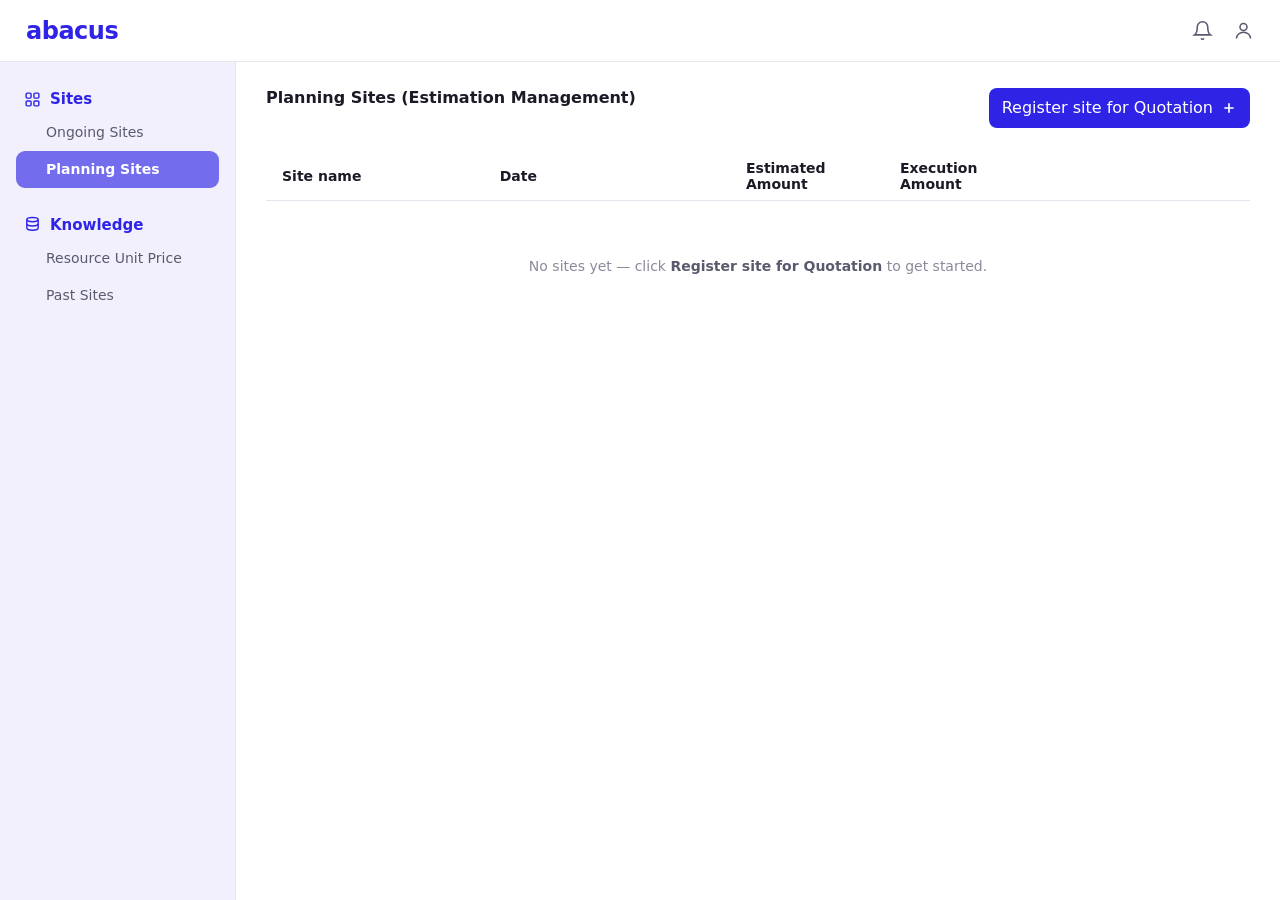
<file: PlanningSitelist.html>
<!DOCTYPE html>
<html lang="en">
<head>
<meta charset="UTF-8" />
<meta name="viewport" content="width=device-width, initial-scale=1.0" />
<title>Abacus · Planning Sites (Estimation Management)</title>
<style>
  /* ---------- Design tokens (shared across Abacus pages) ---------- */
  :root{
    --white:#FFFFFF;
    --black:#000000;
    --indigo-50:#E5E4FB;
    --indigo-100:#C3C0F6;
    --indigo-200:#9791F1;
    --indigo-300:#736CED;
    --indigo-400:#5148EA;
    --indigo-500:#2F24E6;
    --indigo-600:#1D14C8;
    --indigo-700:#140A94;
    --indigo-800:#0D0765;
    --indigo-900:#07043C;

    --bg-app:#F6F5FD;
    --bg-side:#F1F0FC;
    --line:#E6E6EF;
    --line-strong:#D6D6E2;
    --text:#1B1B27;
    --text-soft:#5A5A6E;
    --text-mute:#8A8A9C;
    --row-alt:#F4F4F8;
    --radius:12px;
    --font:"Inter","Helvetica Neue","Hiragino Sans","Yu Gothic UI",system-ui,-apple-system,sans-serif;
  }

  *{box-sizing:border-box;}
  html,body{height:100%;}
  body{margin:0;font-family:var(--font);color:var(--text);background:var(--bg-app);-webkit-font-smoothing:antialiased;}
  button{font-family:inherit;cursor:pointer;}

  /* ---------- App shell ---------- */
  .appbar{
    height:62px;display:flex;align-items:center;justify-content:space-between;
    padding:0 26px;background:var(--white);border-bottom:1px solid var(--line);
    position:sticky;top:0;z-index:30;
  }
  .appbar .logo a{text-decoration: none;color: var(--indigo-500);}
  .appbar .logo{font-size:24px;font-weight:800;letter-spacing:-.5px;}
  .appbar-actions{display:flex;align-items:center;gap:20px;}
  .appbar-actions svg{width:21px;height:21px;color:var(--text-soft);}

  .app{display:flex;min-height:calc(100vh - 62px);}

  .sidebar{
    width:236px;flex:0 0 236px;
    background:var(--bg-side);
    border-right:1px solid var(--line);
    padding:22px 16px;
  }
  .nav-group{margin-bottom:22px;}
  .nav-head{
    display:flex;align-items:center;gap:9px;
    color:var(--indigo-500);font-weight:700;font-size:15px;
    padding:6px 8px;
  }
  .nav-head svg{width:17px;height:17px;}
  .nav-item{
    display:block;padding:9px 12px 9px 30px;
    color:var(--text-soft);font-size:14px;border-radius:9px;
    text-decoration:none;line-height:1.35;cursor:pointer;
  }
  .nav-item:hover{background:#EAE9FA;}
  .nav-item.active{
    background:var(--indigo-300);color:var(--white);font-weight:700;
  }

  .main{flex:1;min-width:0;display:flex;flex-direction:column;}
  .content{padding:26px 30px 60px;background:var(--white);margin:0;flex:1;}

  .page-head{display:flex;justify-content:space-between;margin-bottom:24px;}
  .page-title{font-size:16px;font-weight:600;color:var(--text);margin:0;}
  .btn-register{
    background:var(--white);border:1.5px solid var(--text);border-radius:8px;
    padding:8px 16px;font-size:15px;font-weight:600;color:var(--text);
    display:inline-flex;align-items:center;gap:10px;
  }
  .btn-register:hover{background:#F6F6FA;}

  /* ---------- Table ---------- */
  .tbl{width:100%;}
  .tbl-head,.tbl-row{
    display:grid;
    grid-template-columns:minmax(0,1.35fr) minmax(0,1.55fr) minmax(130px,.8fr) minmax(95px,.55fr) 215px;
    align-items:center;gap:24px;
  }
  .tbl-head{
    padding:8px 16px;border-bottom:1px solid var(--line);
    font-size:14px;font-weight:600;color:var(--text);
  }
  .tbl-row{padding:8px 12px;}
  .tbl-row:nth-child(even){background:var(--row-alt);}
  /* newly registered site — highlighted until first opened */
  .tbl-row.is-new{background:var(--indigo-50);}

  /* status badges next to the site name */
  .badge{
    display:inline-flex;align-items:center;flex:0 0 auto;
    font-size:10px;font-weight:700;letter-spacing:.3px;
    border-radius:999px;padding:3px 9px;white-space:nowrap;
  }
  .badge-new{background:var(--white);color:var(--indigo-600);border:1px solid var(--indigo-200);}
  .badge-progress{background:#FFF4DC;color:#8A6400;border:1px solid #F0DCA8;}
  .badge-final{background:#EAFBEB;color:#167E1E;border:1px solid #BFEFC4;}

  /* empty list state */
  .empty-rows{
    padding:54px 16px;text-align:center;
    font-size:14px;color:var(--text-mute);line-height:1.6;
  }
  .empty-rows b{color:var(--text-soft);}

  .site-cell{display:flex;align-items:center;gap:14px;min-width:0;}
  .site-name{
    flex:1;min-width:0;font-weight:700;font-size:14px;line-height:1.3;
    overflow:hidden;display:-webkit-box;-webkit-line-clamp:2;-webkit-box-orient:vertical;
  }
  .last-edited{
    display:flex;flex-direction:column;gap:2px;flex:0 0 auto;
    font-size:12px;color:var(--text-soft);white-space:nowrap;
  }
  .last-edited .le-label{display:inline-flex;align-items:center;gap:6px;}
  .last-edited svg{width:14px;height:14px;flex:0 0 auto;}
  .last-edited .le-time{font-weight:700;padding-left:20px;}

  /* Announcement + Bid Date grouped in one column */
  .date-group{display:flex;align-items:center;gap:18px;min-width:0;}
  .date-pair{display:flex;    align-items: flex-start; gap: 2px; flex: 1; min-width: 0; flex-direction: column;}
  .date-label{font-size:12px;color:var(--text-soft);white-space:nowrap;}
  .date-input{
    width:100%;max-width:118px;min-width:78px;
    border:1.5px solid var(--line-strong);border-radius:8px;
    padding:8px;font-size:12px;color:var(--text);background:var(--white);font-family:inherit;
  }
  .date-input:focus{outline:none;border-color:var(--indigo-400);box-shadow:0 0 0 3px rgba(81,72,234,.14);}
  .date-input:disabled,.date-input.muted{background:#EFEFF3;border-color:#E2E2EA;color:var(--text-mute);}
  .date-input::placeholder{color:var(--text-mute);}

  .amount-cell{position:relative;}
  .amount-input{
    width:100%;border:1.5px solid var(--line-strong);border-radius:8px;
    padding:8px;font-size:14px;font-weight:700;color:var(--text);
    background:var(--white);font-family:inherit;
  }
  .amount-input:focus{outline:none;border-color:var(--indigo-400);box-shadow:0 0 0 3px rgba(81,72,234,.14);}
  .amount-input::placeholder{color:var(--text-mute);font-weight:400;}
  .amount-clear{
    position:absolute;right:8px;top:50%;transform:translateY(-50%);
    background:none;border:none;color:var(--text-mute);padding:3px;display:flex;border-radius:50%;
  }
  .amount-clear:hover{color:var(--text);background:#EEE;}
  .amount-clear svg{width:15px;height:15px;}

  .exec-cell{font-size:14px;font-weight:700;text-align:left;}

  /* floating tooltip for truncated site names */
  .tooltip{
    position:fixed;z-index:100;pointer-events:none;
    background:#1B1B27;color:#fff;padding:8px 12px;border-radius:8px;
    font-size:13px;font-weight:600;line-height:1.4;max-width:340px;
    box-shadow:0 8px 24px rgba(7,4,60,.25);
    opacity:0;visibility:hidden;transition:opacity .12s ease;
  }
  .tooltip.show{opacity:1;visibility:visible;}
  .tooltip::after{
    content:"";position:absolute;top:100%;left:18px;
    border:6px solid transparent;border-top-color:#1B1B27;
  }

  .actions-cell{display:flex;align-items:center;gap:10px;justify-content:flex-end;}
  .btn-planning{
    background:var(--indigo-500);color:#fff;border:none;border-radius:8px;
    padding:9px 22px;font-size:14px;font-weight:600;
  }
  .btn-planning:hover{background:var(--indigo-600);}
  .btn-bidresult{
    background:var(--white);color:var(--text-mute);border:1.5px solid var(--line-strong);
    border-radius:8px;padding:9px 16px;font-size:14px;font-weight:600;cursor:not-allowed;
  }
</style>
<link rel="stylesheet" href="buttons.css" />
</head>
<body>
<!-- Full-width app header -->
<header class="appbar">
  <div class="logo"><a href="index.html">abacus</a></div>
  <div class="appbar-actions">
    <svg viewBox="0 0 24 24" fill="none" stroke="currentColor" stroke-width="1.8"><path d="M18 8a6 6 0 10-12 0c0 7-3 9-3 9h18s-3-2-3-9"/><path d="M13.7 21a2 2 0 01-3.4 0"/></svg>
    <svg viewBox="0 0 24 24" fill="none" stroke="currentColor" stroke-width="1.8"><circle cx="12" cy="8" r="4"/><path d="M4 21c0-4 3.6-7 8-7s8 3 8 7"/></svg>
  </div>
</header>

<div class="app">
  <!-- Sidebar -->
  <aside class="sidebar">
    <div class="nav-group">
      <div class="nav-head">
        <svg viewBox="0 0 24 24" fill="none" stroke="currentColor" stroke-width="2"><rect x="3" y="3" width="7" height="7" rx="1.5"/><rect x="14" y="3" width="7" height="7" rx="1.5"/><rect x="3" y="14" width="7" height="7" rx="1.5"/><rect x="14" y="14" width="7" height="7" rx="1.5"/></svg>
        Sites
      </div>
      <a href="index.html" class="nav-item">Ongoing Sites</a>
      <a href="PlanningSitelist.html" class="nav-item active">Planning Sites</a>
    </div>
    <div class="nav-group">
      <div class="nav-head">
        <svg viewBox="0 0 24 24" fill="none" stroke="currentColor" stroke-width="2"><ellipse cx="12" cy="5" rx="8" ry="3"/><path d="M4 5v6c0 1.7 3.6 3 8 3s8-1.3 8-3V5"/><path d="M4 11v6c0 1.7 3.6 3 8 3s8-1.3 8-3v-6"/></svg>
        Knowledge
      </div>
      <a href="resource-pricing.html" class="nav-item">Resource Unit Price</a>
      <a class="nav-item">Past Sites</a>
    </div>
  </aside>

  <!-- Main -->
  <div class="main">
    <main class="content">
      <div class="page-head">
        <h1 class="page-title">Planning Sites (Estimation Management)</h1>
        <button class="btn-register">Register site for Quotation
          <svg viewBox="0 0 24 24" fill="none" stroke="currentColor" stroke-width="2.5" style="width:16px;height:16px;"><path d="M12 5v14M5 12h14"/></svg>
        </button>
      </div>

      <div class="tbl">
        <div class="tbl-head">
          <div>Site name</div>
          <div>Date</div>
          <div>Estimated<br>Amount</div>
          <div>Execution Amount</div>
          <div></div>
        </div>
        <div id="rows"></div>
      </div>
    </main>
  </div>
</div>

<script>
const SVG = {
  clock:'<svg viewBox="0 0 24 24" fill="none" stroke="currentColor" stroke-width="1.8"><circle cx="12" cy="12" r="9"/><path d="M12 7v5l3 2"/></svg>',
  x:'<svg viewBox="0 0 24 24" fill="none" stroke="currentColor" stroke-width="2"><circle cx="12" cy="12" r="10"/><path d="M15 9l-6 6M9 9l6 6"/></svg>'
};

/* Row variants matching the design:
   dates: 'filled' | 'filled-muted' | 'empty' | 'empty-muted'
   est:   'input-filled' | 'input-empty' */
/* ---- persisted site list (localStorage: abacus.sites) ----
   No demo seeds: the list starts empty and users begin by
   registering a site. On load, stale entries (no saved planning
   state and not user-registered) are cleaned out. */
const SITES_KEY = 'abacus.sites';
function hasPlanState(id){ return !!localStorage.getItem('abacus.planning.' + id); }
/* Acquire Performance Data finalizes the plan — the site leaves this page.
   (It stays in abacus.sites: it will surface on Ongoing Sites later.) */
function isFinalized(id){
  try{
    const snap = JSON.parse(localStorage.getItem('abacus.planning.' + id) || 'null');
    return !!(snap && (snap.acquired || (snap.actuals && snap.actuals.finalized)));
  }catch(_e){ return false; }
}
function loadSites(){
  let list = [];
  try{ list = JSON.parse(localStorage.getItem(SITES_KEY) || '[]'); }catch(_e){ list = []; }
  const cleaned = list.filter(s => s.status === 'new' || s.createdAt || hasPlanState(s.id));
  if(cleaned.length !== list.length) saveSites(cleaned);
  return cleaned;
}
function saveSites(list){
  try{ localStorage.setItem(SITES_KEY, JSON.stringify(list)); }catch(_e){}
}
let sites = loadSites();

/* badge from planning persistence: NEW → In Progress → Finalized */
function siteBadge(site){
  if(site.status === 'new') return '<span class="badge badge-new">NEW</span>';
  try{
    const snap = JSON.parse(localStorage.getItem('abacus.planning.' + site.id) || 'null');
    if(snap) return snap.acquired
      ? '<span class="badge badge-final">Finalized</span>'
      : '<span class="badge badge-progress">In Progress</span>';
  }catch(_e){}
  return '';
}

function dateInput(variant){
  const muted = variant.includes('muted') ? ' muted' : '';
  const value = variant.startsWith('filled') ? 'value="2025/00/00"' : 'placeholder="---"';
  return `<input class="date-input${muted}" ${value} ${muted ? 'disabled' : ''} />`;
}

function estCell(variant){
  if(variant === 'input-empty'){
    return `
      <div class="amount-cell">
        <input class="amount-input" placeholder="$" />
        <button class="amount-clear">${SVG.x}</button>
      </div>`;
  }
  return `
    <div class="amount-cell">
      <input class="amount-input" value="$128,940" />
    </div>`;
}

function renderRows(){
  // finalized sites (Acquire pressed) no longer belong on this page
  const visible = sites.filter(s => !isFinalized(s.id));
  if(!visible.length){
    document.getElementById('rows').innerHTML = `
      <div class="empty-rows">
        No sites yet — click <b>Register site for Quotation</b> to get started.
      </div>`;
    return;
  }
  document.getElementById('rows').innerHTML = visible.map(r=>`
    <div class="tbl-row ${r.status==='new' ? 'is-new' : ''}">
      <div class="site-cell">
        <span class="site-name">${r.name}</span>
        ${siteBadge(r)}
        <span class="last-edited">
          <span class="le-label">${SVG.clock} Last Edited:</span>
          <span class="le-time">00:00 mm/dd/yyyy</span>
        </span>
      </div>
      <div class="date-group">
        <span class="date-pair">
          <span class="date-label">Announcement</span>
          ${dateInput(r.dates)}
        </span>
        <span class="date-pair">
          <span class="date-label">Bid Date</span>
          ${dateInput(r.dates)}
        </span>
      </div>
      ${estCell(r.est)}
      <div class="exec-cell">$128,940</div>
      <div class="actions-cell">
        <button class="btn-planning" data-id="${r.id}">Planning</button>
        <button class="btn-bidresult">Bid Result</button>
      </div>
    </div>`).join('');

  // clear button empties its sibling input
  document.querySelectorAll('.amount-clear').forEach(b=>{
    b.addEventListener('click',()=>{ const i=b.parentElement.querySelector('input'); i.value=''; i.focus(); });
  });

  // [Planning] → open the editor for THIS site; first open clears the NEW flag
  document.querySelectorAll('.btn-planning').forEach(b=>{
    b.addEventListener('click',()=>{
      const id = b.dataset.id;
      localStorage.setItem('abacus.currentSiteId', id); // fallback for pages without the URL param
      sites = sites.map(s => s.id === id ? { ...s, status: undefined } : s); // drop 'new' after first open
      saveSites(sites);
      location.href = 'planning.html?siteId=' + encodeURIComponent(id);
    });
  });

  bindNameTooltips();
}

// [Register Site for Quotation] → append a highlighted NEW site
document.querySelector('.btn-register').addEventListener('click',()=>{
  sites = [...sites, {
    id: 'site-' + Date.now(),
    name: 'Site Name',
    dates: 'filled-muted',
    est: 'input-filled',
    status: 'new',
    createdAt: Date.now()
  }];
  saveSites(sites);
  renderRows();
});

// tooltip: show full site name on hover, only when the text is truncated
const tip = document.createElement('div');
tip.className = 'tooltip';
document.body.appendChild(tip);

function bindNameTooltips(){
  document.querySelectorAll('.site-name').forEach(el=>{
    el.addEventListener('mouseenter',()=>{
      if(el.scrollHeight <= el.clientHeight + 1) return; // fully visible — no tooltip
      tip.textContent = el.textContent.trim();
      tip.classList.add('show');
      const r = el.getBoundingClientRect();
      tip.style.left = r.left + 'px';
      tip.style.top = '0px'; // place first so height is measurable
      tip.style.top = (r.top - tip.offsetHeight - 10) + 'px';
    });
    el.addEventListener('mouseleave',()=>tip.classList.remove('show'));
  });
}

renderRows();
</script>
</body>
</html>
</file>
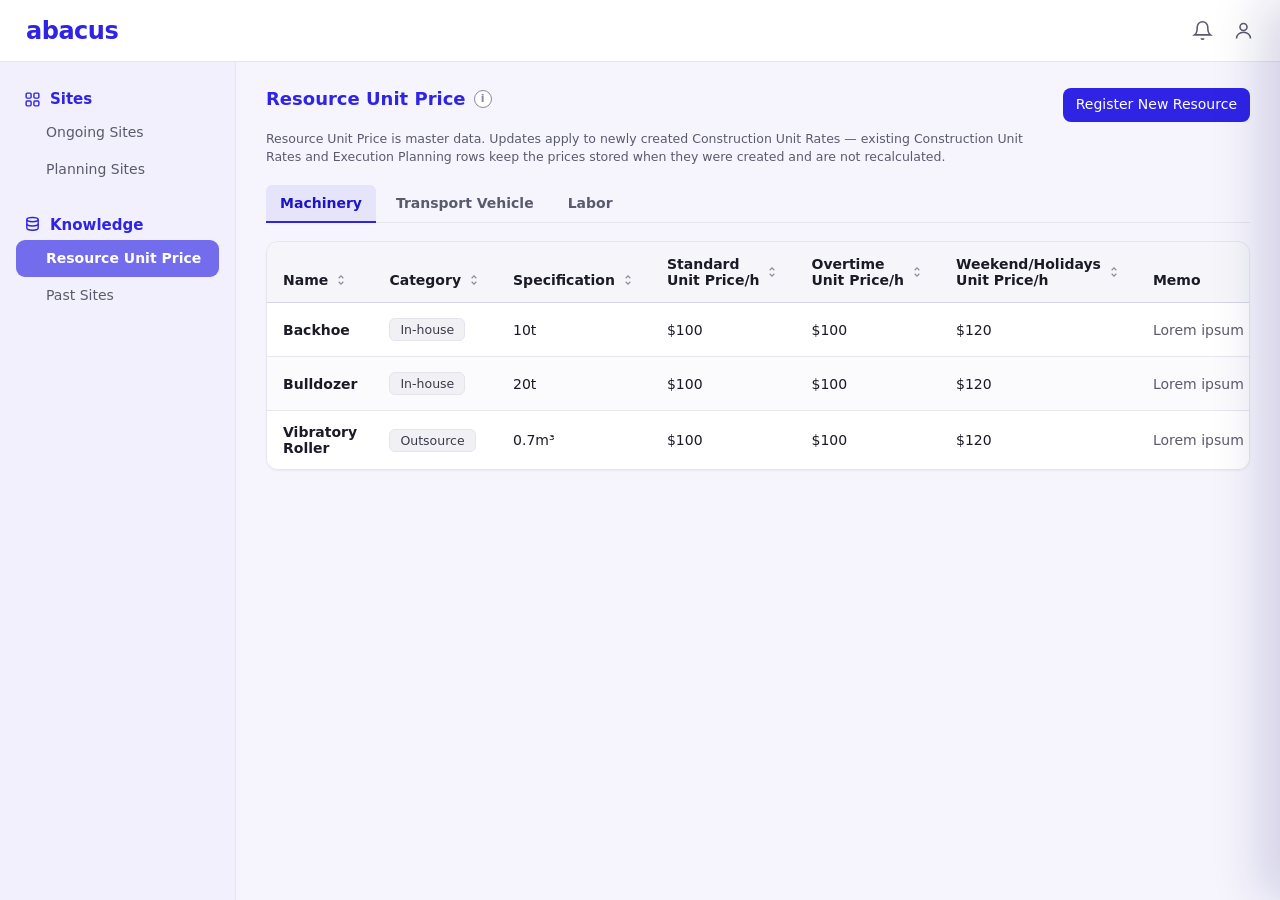
<file: resource-pricing.html>
<!DOCTYPE html>
<html lang="en">
<head>
<meta charset="UTF-8" />
<meta name="viewport" content="width=device-width, initial-scale=1.0" />
<title>Abacus · Resource Unit Price</title>
<style>
  /* ---------- Design tokens (shared across Abacus pages) ---------- */
  :root{
    --white:#FFFFFF;
    --indigo-50:#E5E4FB;
    --indigo-100:#C3C0F6;
    --indigo-200:#9791F1;
    --indigo-300:#736CED;
    --indigo-400:#5148EA;
    --indigo-500:#2F24E6;
    --indigo-600:#1D14C8;
    --indigo-700:#140A94;
    --green-50:#EAFBEB;
    --green-500:#28D435;
    --green-700:#167E1E;
    --green-800:#0D5E13;
    --red-50:#FDE8E9;
    --red-500:#E94C53;

    --bg-app:#F6F5FD;
    --bg-side:#F1F0FC;
    --line:#E6E6EF;
    --line-strong:#D6D6E2;
    --text:#1B1B27;
    --text-soft:#5A5A6E;
    --text-mute:#8A8A9C;
    --chip-bg:#F1F1F5;
    --chip-text:#3A3A4A;
    --danger:#D8202B;
    --danger-bg:#FDECEC;
    --warn-bg:#FFF8E6;
    --warn-line:#F2C94C;
    --radius:12px;
    --shadow-card:0 1px 2px rgba(16,16,40,.05);
    --shadow-drawer:-18px 0 48px rgba(13,7,101,.16);
    --shadow-modal:0 24px 64px rgba(7,4,60,.28);
    --font:"Inter","Helvetica Neue","Hiragino Sans","Yu Gothic UI",system-ui,-apple-system,sans-serif;
  }

  *{box-sizing:border-box;}
  html,body{height:100%;}
  body{margin:0;font-family:var(--font);color:var(--text);background:var(--bg-app);-webkit-font-smoothing:antialiased;}
  button{font-family:inherit;cursor:pointer;}

  /* ---------- App shell ---------- */
  .appbar{
    height:62px;display:flex;align-items:center;justify-content:space-between;
    padding:0 26px;background:var(--white);border-bottom:1px solid var(--line);
    position:sticky;top:0;z-index:30;
  }
  .appbar .logo a{text-decoration:none;color:var(--indigo-500);}
  .appbar .logo{font-size:24px;font-weight:800;letter-spacing:-.5px;}
  .appbar-actions{display:flex;align-items:center;gap:20px;}
  .appbar-actions svg{width:21px;height:21px;color:var(--text-soft);}

  .app{display:flex;min-height:calc(100vh - 62px);}

  /* Sidebar */
  .sidebar{width:236px;flex:0 0 236px;background:var(--bg-side);border-right:1px solid var(--line);padding:22px 16px;}
  .nav-group{margin-bottom:22px;}
  .nav-head{display:flex;align-items:center;gap:9px;color:var(--indigo-500);font-weight:700;font-size:15px;padding:6px 8px;}
  .nav-head svg{width:17px;height:17px;}
  .nav-item{display:block;padding:9px 12px 9px 30px;color:var(--text-soft);font-size:14px;border-radius:9px;text-decoration:none;line-height:1.35;cursor:pointer;}
  .nav-item:hover{background:#EAE9FA;}
  .nav-item.active{background:var(--indigo-50);color:var(--indigo-700);font-weight:600;box-shadow:inset 0 0 0 1px rgba(115,108,237,.25);}

  /* Main */
  .main{flex:1;min-width:0;display:flex;flex-direction:column;}
  .content{padding:26px 30px 60px;}
  .page-head{display:flex;justify-content:space-between;align-items:flex-start;margin-bottom:8px;gap:16px;}
  .page-title{font-size:18px;font-weight:700;color:var(--indigo-500);margin:0;display:flex;align-items:center;gap:8px;}
  .btn-primary{background:var(--indigo-500);color:#fff;border:none;border-radius:10px;padding:9px 16px;font-size:14px;font-weight:600;}
  .btn-primary:hover{background:var(--indigo-600);}

  /* Info tooltip near title */
  .info{position:relative;display:inline-flex;}
  .info-icon{width:18px;height:18px;border-radius:50%;border:1.5px solid var(--text-mute);color:var(--text-mute);
    display:inline-flex;align-items:center;justify-content:center;font-size:11px;font-weight:700;background:#fff;}
  .info:hover .info-icon{border-color:var(--indigo-400);color:var(--indigo-500);}
  .info-pop{
    position:absolute;top:26px;left:-8px;width:300px;z-index:40;
    background:var(--text);color:#fff;font-size:12px;font-weight:400;line-height:1.55;
    padding:10px 12px;border-radius:8px;box-shadow:0 10px 30px rgba(13,7,101,.22);
    opacity:0;visibility:hidden;transform:translateY(-4px);transition:opacity .15s ease,transform .15s ease;
  }
  .info:hover .info-pop{opacity:1;visibility:visible;transform:translateY(0);}

  .helper{font-size:12.5px;color:var(--text-soft);margin:0 0 18px;line-height:1.5;max-width:760px;}

  /* Tabs */
  .tabs{display:flex;gap:6px;border-bottom:1px solid var(--line);margin-bottom:18px;}
  .tab{
    background:none;border:none;padding:10px 14px;font-size:14px;font-weight:600;color:var(--text-soft);
    border-bottom:2.5px solid transparent;margin-bottom:-1px;border-radius:6px 6px 0 0;
  }
  .tab:hover{background:#EFEEFB;color:var(--indigo-600);}
  .tab.active{color:var(--indigo-600);border-bottom-color:var(--indigo-500);background:var(--indigo-50);}

  /* Table */
  .table-wrap{background:#fff;border:1px solid var(--line);border-radius:var(--radius);overflow-x:auto;box-shadow:var(--shadow-card);}
  table.rt{width:100%;min-width:1040px;border-collapse:collapse;font-size:14px;}
  table.rt thead th{
    background:#F6F6FA;text-align:left;font-weight:700;color:var(--text);
    padding:14px 16px;border-bottom:1px solid var(--line-strong);white-space:nowrap;vertical-align:bottom;
  }
  table.rt thead th.sortable{cursor:pointer;}
  table.rt thead th .th{display:inline-flex;align-items:center;gap:6px;}
  table.rt thead th .sort-ic{width:14px;height:14px;color:var(--text-mute);flex-shrink:0;}
  table.rt thead th.sorted .sort-ic{color:var(--indigo-500);}
  table.rt tbody td{padding:13px 16px;border-bottom:1px solid var(--line);color:var(--text);vertical-align:middle;}
  table.rt tbody tr:last-child td{border-bottom:none;}
  table.rt tbody tr:nth-child(even) td{background:#FBFBFE;}
  .cat-pill{display:inline-block;background:var(--chip-bg);border:1px solid #E4E4EC;color:var(--chip-text);
    border-radius:6px;padding:3px 10px;font-size:12.5px;}
  .price-cell{white-space:nowrap;color:var(--text);}

  /* Memo cell — truncate + hover popover */
  .memo-cell{position:relative;max-width:200px;}
  .memo-trunc{display:block;white-space:nowrap;overflow:hidden;text-overflow:ellipsis;color:var(--text-soft);}
  .memo-pop{
    position:absolute;top:calc(100% + 6px);left:0;width:330px;z-index:25;
    background:#fff;border:1px solid var(--line);border-radius:10px;box-shadow:0 14px 36px rgba(13,7,101,.18);
    padding:14px 16px;font-size:13px;color:var(--text-soft);line-height:1.6;
    opacity:0;visibility:hidden;transform:translateY(-4px);transition:opacity .15s ease,transform .15s ease;
    white-space:normal;
  }
  .memo-cell:hover .memo-pop{opacity:1;visibility:visible;transform:translateY(0);}

  .cell-actions{display:flex;align-items:center;gap:6px;white-space:nowrap;}
  .btn-details{
    background:#fff;border:1px solid var(--line-strong);border-radius:8px;
    padding:5px 12px;font-size:13px;font-weight:600;color:var(--text);
  }
  .btn-details:hover{border-color:var(--indigo-300);color:var(--indigo-600);}
  .icon-btn{background:none;border:none;color:var(--text-soft);padding:6px;border-radius:8px;display:inline-flex;align-items:center;justify-content:center;}
  .icon-btn:hover{background:#F0EFFB;color:var(--indigo-600);}
  .icon-btn svg{width:18px;height:18px;}
  /* boxed pencil edit button (its own border lives inside the SVG) */
  .btn-edit{background:none;border:none;padding:0;border-radius:6px;display:inline-flex;align-items:center;justify-content:center;line-height:0;}
  .btn-edit svg{width:24px;height:24px;display:block;}
  .btn-edit:hover{opacity:.78;}

  .empty{padding:60px 24px;text-align:center;color:var(--text-mute);}
  .empty h3{margin:0 0 6px;color:var(--text-soft);font-size:16px;}
  .empty p{margin:0;font-size:13.5px;}

  /* ---------- Drawer (shared pattern) ---------- */
  .scrim{position:fixed;inset:0;background:rgba(15,12,45,.34);opacity:0;visibility:hidden;transition:opacity .2s ease;z-index:40;}
  .scrim.show{opacity:1;visibility:visible;}
  .drawer{
    position:fixed;top:0;right:0;height:100vh;width:440px;max-width:94vw;background:var(--white);
    box-shadow:var(--shadow-drawer);z-index:50;transform:translateX(100%);
    transition:transform .26s cubic-bezier(.4,0,.2,1);display:flex;flex-direction:column;
  }
  .drawer.show{transform:translateX(0);}
  #drawerContent{display:flex;flex-direction:column;flex:1;min-height:0;}
  .drawer-head{display:flex;align-items:flex-start;justify-content:space-between;padding:20px 22px 14px;border-bottom:1px solid var(--line);}
  .drawer-title{font-size:18px;font-weight:700;margin:0;}
  .drawer-sub{font-size:12px;color:var(--text-mute);margin-top:3px;}
  .drawer-body{padding:20px 22px;overflow-y:auto;flex:1;min-height:0;}
  .drawer-foot{display:flex;align-items:center;gap:12px;padding:16px 22px;border-top:1px solid var(--line);background:var(--white);}
  .drawer-foot .spacer{flex:1;}

  /* Forms */
  .field{margin-bottom:18px;}
  .field label{display:block;font-size:14px;font-weight:700;margin-bottom:7px;}
  .input{width:100%;border:1.5px solid var(--line-strong);border-radius:10px;padding:12px 14px;font-size:15px;color:var(--text);background:#F3F3F7;font-family:inherit;}
  .input:focus{outline:none;border-color:var(--indigo-400);background:#fff;box-shadow:0 0 0 3px rgba(81,72,234,.14);}
  textarea.input{resize:vertical;min-height:120px;line-height:1.55;}
  .field.required label::after{content:" *";color:var(--danger);}

  .btn-text{background:none;border:none;color:var(--indigo-500);font-size:14px;font-weight:600;padding:10px 6px;border-radius:8px;}
  .btn-text:hover{background:#F0EFFB;}
  .btn-outline{background:#fff;border:1.5px solid var(--line-strong);color:var(--text);border-radius:9px;padding:9px 18px;font-size:14px;font-weight:600;}
  .btn-outline:hover{border-color:var(--danger);color:var(--danger);}
  .btn-save{background:var(--indigo-500);color:#fff;border:none;border-radius:9px;padding:10px 22px;font-size:14px;font-weight:700;}
  .btn-save:hover{background:var(--indigo-600);}

  /* Usage Actuals (details) — large read-only drawer */
  .drawer.wide{width:82vw;max-width:1320px;border-top-left-radius:14px;}
  .lg-head{align-items:center;padding:22px 30px;}
  .crumb{display:flex;align-items:center;gap:10px;font-size:17px;font-weight:600;min-width:0;}
  .crumb a{color:var(--indigo-500);text-decoration:none;cursor:pointer;white-space:nowrap;}
  .crumb a:hover{text-decoration:underline;}
  .crumb .sep{color:var(--text-mute);}
  .crumb .cur{color:var(--text);font-weight:700;white-space:nowrap;}
  .lg-body{padding:14px 30px 40px;overflow:auto;flex:1;min-height:0;}
  .lg-toolbar{display:flex;justify-content:flex-end;margin-bottom:14px;}
  .btn-update{display:inline-flex;align-items:center;gap:7px;background:none;border:none;color:var(--indigo-500);font-size:15px;font-weight:600;padding:6px 8px;border-radius:8px;}
  .btn-update:hover{background:#F0EFFB;color:var(--indigo-600);}
  .btn-update svg{width:16px;height:16px;}
  table.act{width:100%;border-collapse:collapse;font-size:14px;border:1px solid var(--line);border-radius:10px;overflow:hidden;}
  table.act thead th{background:#fff;text-align:left;font-weight:700;color:var(--text);padding:15px 18px;border-bottom:1.5px solid var(--line-strong);vertical-align:top;line-height:1.4;}
  table.act tbody td{padding:14px 18px;border-bottom:1px solid var(--line);color:var(--text);white-space:nowrap;}
  table.act tbody tr:nth-child(even) td{background:#F7F7FB;}
  table.act tbody tr:last-child td{border-bottom:none;}

  /* Modal (destructive only) */
  .modal-scrim{position:fixed;inset:0;background:rgba(15,12,45,.45);display:none;align-items:center;justify-content:center;z-index:80;padding:20px;}
  .modal-scrim.show{display:flex;}
  .modal{background:#fff;border-radius:16px;box-shadow:var(--shadow-modal);width:480px;max-width:100%;padding:26px 28px 28px;animation:pop .18s ease;}
  @keyframes pop{from{transform:scale(.96);opacity:0;}to{transform:scale(1);opacity:1;}}
  .modal-head{display:flex;align-items:flex-start;justify-content:space-between;margin-bottom:14px;}
  .modal-title{font-size:21px;font-weight:800;margin:0;}
  .modal-body{border:1px solid var(--line);border-radius:12px;padding:26px 22px;text-align:center;color:var(--text-soft);font-size:14.5px;line-height:1.7;}
  .modal-actions{display:flex;justify-content:center;gap:14px;margin-top:24px;}
  .btn-cancel{background:#fff;border:1.5px solid var(--line-strong);border-radius:10px;padding:11px 26px;font-size:15px;font-weight:600;color:var(--text);}
  .btn-cancel:hover{background:#F4F4F8;}
  .btn-danger{background:var(--danger);color:#fff;border:none;border-radius:10px;padding:11px 28px;font-size:15px;font-weight:700;}
  .btn-danger:hover{background:#B81820;}

  /* Toast (shared Abacus toast UI) */
  .toast{position:fixed;bottom:32px;right:24px;background:var(--white);border:1.5px solid var(--line-strong);
    border-radius:8px;padding:12px 14px 12px 12px;display:none;align-items:flex-start;gap:10px;
    min-width:280px;max-width:420px;z-index:200;box-shadow:0 8px 24px rgba(0,0,0,.12);color:var(--text);font-size:13px;
    transform:translateY(8px);opacity:0;transition:opacity .2s ease,transform .2s ease;}
  .toast.show{display:flex;opacity:1;transform:translateY(0);}
  .toast .t-icon{flex-shrink:0;width:22px;height:22px;display:inline-flex;align-items:center;justify-content:center;}
  .toast .t-icon svg{width:22px;height:22px;}
  .toast .t-body{flex:1;min-width:0;}
  .toast .t-title{font-size:14px;font-weight:700;color:var(--text);line-height:1.35;}
  .toast .t-desc{font-size:12px;color:var(--text-soft);margin-top:4px;line-height:1.45;display:none;word-wrap:break-word;}
  .toast.has-desc .t-desc{display:block;}
  .toast .t-close{background:transparent;border:none;cursor:pointer;color:var(--text-mute);width:22px;height:22px;
    display:flex;align-items:center;justify-content:center;padding:0;font-size:18px;line-height:1;flex-shrink:0;}
  .toast .t-close:hover{color:var(--text);}
  .toast.success{border-color:var(--green-500);}
  .toast.success .t-icon{color:var(--green-500);}
  .toast.error{background:var(--red-50);border-color:var(--red-500);}
  .toast.error .t-icon{color:var(--red-500);}

  .hidden{display:none !important;}
</style>
<link rel="stylesheet" href="buttons.css" />
</head>
<body>
<!-- Full-width app header -->
<header class="appbar">
  <div class="logo"><a href="index.html">abacus</a></div>
  <div class="appbar-actions">
    <svg viewBox="0 0 24 24" fill="none" stroke="currentColor" stroke-width="1.8"><path d="M18 8a6 6 0 10-12 0c0 7-3 9-3 9h18s-3-2-3-9"/><path d="M13.7 21a2 2 0 01-3.4 0"/></svg>
    <svg viewBox="0 0 24 24" fill="none" stroke="currentColor" stroke-width="1.8"><circle cx="12" cy="8" r="4"/><path d="M4 21c0-4 3.6-7 8-7s8 3 8 7"/></svg>
  </div>
</header>

<div class="app">
  <!-- Sidebar -->
  <aside class="sidebar">
    <div class="nav-group">
      <div class="nav-head">
        <svg viewBox="0 0 24 24" fill="none" stroke="currentColor" stroke-width="2"><rect x="3" y="3" width="7" height="7" rx="1.5"/><rect x="14" y="3" width="7" height="7" rx="1.5"/><rect x="3" y="14" width="7" height="7" rx="1.5"/><rect x="14" y="14" width="7" height="7" rx="1.5"/></svg>
        Sites
      </div>
      <a href="index.html" class="nav-item">Ongoing Sites</a>
      <a href="PlanningSitelist.html" class="nav-item">Planning Sites</a>
    </div>
    <div class="nav-group">
      <div class="nav-head">
        <svg viewBox="0 0 24 24" fill="none" stroke="currentColor" stroke-width="2"><ellipse cx="12" cy="5" rx="8" ry="3"/><path d="M4 5v6c0 1.7 3.6 3 8 3s8-1.3 8-3V5"/><path d="M4 11v6c0 1.7 3.6 3 8 3s8-1.3 8-3v-6"/></svg>
        Knowledge
      </div>
      <a href="resource-pricing.html" class="nav-item active">Resource Unit Price</a>
      <a class="nav-item">Past Sites</a>
    </div>
  </aside>

  <!-- Main -->
  <div class="main">
    <main class="content">
      <div class="page-head">
        <h1 class="page-title">
          Resource Unit Price
          <span class="info">
            <span class="info-icon">i</span>
            <span class="info-pop">Updates apply to newly created Construction Unit Rates. Existing Construction Unit Rates keep the prices stored when they were created.</span>
          </span>
        </h1>
        <button class="btn-primary" id="registerBtn">Register New Resource</button>
      </div>
      <p class="helper">Resource Unit Price is master data. Updates apply to newly created Construction Unit Rates — existing Construction Unit Rates and Execution Planning rows keep the prices stored when they were created and are not recalculated.</p>

      <div class="tabs" id="tabs"></div>
      <div class="table-wrap" id="tableWrap"></div>
    </main>
  </div>
</div>

<!-- Drawer -->
<div class="scrim" id="scrim"></div>
<aside class="drawer" id="drawer" aria-hidden="true"><div id="drawerContent"></div></aside>

<!-- Modal -->
<div class="modal-scrim" id="modalScrim"><div class="modal" id="modalBox"></div></div>

<!-- Toast -->
<div id="toast" class="toast" role="status" aria-live="polite">
  <span class="t-icon" id="tIcon"></span>
  <div class="t-body">
    <div class="t-title" id="tTitle"></div>
    <div class="t-desc" id="tDesc"></div>
  </div>
  <button class="t-close" id="tClose" type="button" aria-label="Close">×</button>
</div>

<script>
/* =====================================================================
   ICONS
===================================================================== */
const SVG = {
  edit:'<svg viewBox="0 0 24 24" fill="none" stroke="currentColor" stroke-width="1.8"><path d="M12 20h9"/><path d="M16.5 3.5a2.1 2.1 0 013 3L7 19l-4 1 1-4 12.5-12.5z"/></svg>',
  close:'<svg viewBox="0 0 24 24" fill="none" stroke="currentColor" stroke-width="2"><path d="M18 6L6 18M6 6l12 12"/></svg>',
  sort:'<svg class="sort-ic" viewBox="0 0 24 24" fill="none" stroke="currentColor" stroke-width="2"><path d="M8 9l4-4 4 4M8 15l4 4 4-4"/></svg>',
  editBox:'<svg width="24" height="24" viewBox="0 0 24 24" fill="none" xmlns="http://www.w3.org/2000/svg"><path d="M4 0.5H20C21.933 0.5 23.5 2.067 23.5 4V20C23.5 21.933 21.933 23.5 20 23.5H4C2.067 23.5 0.5 21.933 0.5 20V4C0.5 2.067 2.067 0.5 4 0.5Z" fill="white" stroke="#2F24E6"/><path d="M7 17.9981V15.9981H17V17.9981H7ZM8 14.9981V13.1231L12.525 8.59814L14.4 10.4731L9.875 14.9981H8ZM9 13.9981H9.45L13 10.4731L12.525 9.99814L9 13.5481V13.9981ZM14.9625 9.92314L13.0875 8.04814L13.9875 7.14814C14.0792 7.04814 14.1958 7.00014 14.3375 7.00414C14.4792 7.00847 14.5958 7.05647 14.6875 7.14814L15.8625 8.32314C15.9542 8.4148 16 8.52947 16 8.66714C16 8.80447 15.9542 8.92314 15.8625 9.02314L14.9625 9.92314Z" fill="#2F24E6"/></svg>',
  refresh:'<svg viewBox="0 0 24 24" fill="none" stroke="currentColor" stroke-width="2" stroke-linecap="round" stroke-linejoin="round"><path d="M21 12a9 9 0 1 1-2.64-6.36"/><path d="M21 3v6h-6"/></svg>'
};

/* =====================================================================
   DATA — master list, persisted under abacus.resources
===================================================================== */
const STORE_KEY = 'abacus.resources';
const TYPES = ['Machinery','Transport Vehicle','Labor'];
const LOREM = 'Lorem ipsum dolor sit amet, consectetur adipiscing elit. Sed euismod, urna at elementum tempus, magna lorem tincidunt dolor, sed aliquam lectus augue vitae mauris. Curabitur viverra, arcu a ultricies dictum, orci ex fermentum velit, non pharetra libero dolor vitae lacus.';

/* one actual-usage record (read-only); periods in YYYY/MM/DD〜YYYY/MM/DD */
const ua = (site,cur,period,totalDays,stdDays,otHours,holidayDays) =>
  ({site,cur,period,totalDays,stdDays,otHours,holidayDays});

function seedResources(){
  return [
    {id:'res-1',type:'Machinery',name:'Backhoe',category:'In-house',specification:'10t',std:100,ot:100,wh:120,memo:LOREM,
      usage:[
        ua('Site 001','Embankment','2025/12/01〜2026/03/15',45,20,30,0),
        ua('Site 002','Embankment','2025/12/01〜2026/03/15',45,20,30,0),
        ua('Site 003','Embankment','2025/12/01〜2026/03/15',45,20,30,0)
      ]},
    {id:'res-2',type:'Machinery',name:'Bulldozer',category:'In-house',specification:'20t',std:100,ot:100,wh:120,memo:LOREM,
      usage:[ua('Site 004','Excavation','2025/09/01〜2025/12/10',35,18,22,2)]},
    {id:'res-3',type:'Machinery',name:'Vibratory Roller',category:'Outsource',specification:'0.7m³',std:100,ot:100,wh:120,memo:LOREM,
      usage:[]},
    {id:'res-4',type:'Transport Vehicle',name:'Dump Truck',category:'Outsource',specification:'10t',std:80,ot:100,wh:120,memo:LOREM,
      usage:[
        ua('Site 001','Embankment','2025/12/01〜2026/03/15',45,20,30,0),
        ua('Site 005','Hauling','2026/01/10〜2026/04/20',50,24,40,3)
      ]},
    {id:'res-5',type:'Transport Vehicle',name:'Trailer',category:'Outsource',specification:'20t',std:120,ot:150,wh:180,memo:LOREM,
      usage:[]},
    {id:'res-6',type:'Labor',name:'Operator',category:'In-house',specification:'Standard',std:25,ot:35,wh:45,memo:LOREM,
      usage:[ua('Site 001','Embankment','2025/12/01〜2026/03/15',45,20,30,0)]},
    {id:'res-7',type:'Labor',name:'Worker',category:'In-house',specification:'Standard',std:20,ot:30,wh:40,memo:LOREM,
      usage:[]}
  ];
}

/* stored data is stale if any usage record predates the actuals-table shape */
function usesCurrentShape(list){
  return list.every(r => !Array.isArray(r.usage) || r.usage.every(u => u && 'totalDays' in u));
}

function loadResources(){
  try{
    const raw = localStorage.getItem(STORE_KEY);
    if(raw){
      const parsed = JSON.parse(raw);
      if(Array.isArray(parsed) && parsed.length && usesCurrentShape(parsed)) return parsed;
    }
  }catch(e){ console.warn('Failed to read', STORE_KEY, e); }
  const seeded = seedResources();
  saveResources(seeded);
  return seeded;
}
function saveResources(list){
  try{ localStorage.setItem(STORE_KEY, JSON.stringify(list)); }
  catch(e){ console.error('Failed to persist', STORE_KEY, e); }
}

/* =====================================================================
   STATE  (immutable updates — never mutate a resource in place)
===================================================================== */
let resources = loadResources();
let activeType = TYPES[0];
let sort = { key:null, dir:1 };   // dir 1 asc, -1 desc

const $ = sel => document.querySelector(sel);
const drawer = $('#drawer'), scrim = $('#scrim'), drawerContent = $('#drawerContent');
const modalScrim = $('#modalScrim'), modalBox = $('#modalBox');
const esc = s => String(s ?? '').replace(/[&<>"]/g,m=>({'&':'&amp;','<':'&lt;','>':'&gt;','"':'&quot;'}[m]));
const money = n => '$' + (Number(n) || 0);
const getRes = id => resources.find(r => r.id === id);
const newId = () => 'res-' + (Math.max(0, ...resources.map(r => +String(r.id).replace(/\D/g,'') || 0)) + 1);
const stamp = () => { const d = new Date(); return d.toISOString().slice(0,10); };

/* =====================================================================
   TABS
===================================================================== */
function renderTabs(){
  $('#tabs').innerHTML = TYPES.map(t =>
    `<button class="tab ${t===activeType?'active':''}" data-type="${esc(t)}">${esc(t)}</button>`).join('');
  $('#tabs').querySelectorAll('.tab').forEach(b => b.addEventListener('click',()=>{
    activeType = b.dataset.type; sort = { key:null, dir:1 }; render();
  }));
}

/* =====================================================================
   TABLE
===================================================================== */
const COLS = [
  {key:'name', label:'Name', sortable:true},
  {key:'category', label:'Category', sortable:true},
  {key:'specification', label:'Specification', sortable:true},
  {key:'std', label:'Standard<br>Unit Price/h', sortable:true},
  {key:'ot', label:'Overtime<br>Unit Price/h', sortable:true},
  {key:'wh', label:'Weekend/Holidays<br>Unit Price/h', sortable:true}
];

function sortedRows(){
  const rows = resources.filter(r => r.type === activeType);
  if(!sort.key) return rows;
  return [...rows].sort((a,b)=>{
    const va = a[sort.key], vb = b[sort.key];
    const cmp = (typeof va === 'number' && typeof vb === 'number')
      ? va - vb : String(va).localeCompare(String(vb));
    return cmp * sort.dir;
  });
}

function renderTable(){
  const rows = sortedRows();
  const head = `
    <thead><tr>
      ${COLS.map(c=>`
        <th class="${c.sortable?'sortable':''} ${sort.key===c.key?'sorted':''}" ${c.sortable?`data-sort="${c.key}"`:''}>
          <span class="th">${c.label}${c.sortable?SVG.sort:''}</span>
        </th>`).join('')}
      <th>Memo</th>
      <th>Usage Actuals</th>
    </tr></thead>`;

  const body = rows.length ? `<tbody>${rows.map(r=>`
    <tr data-id="${r.id}">
      <td><b>${esc(r.name)}</b></td>
      <td><span class="cat-pill">${esc(r.category)}</span></td>
      <td>${esc(r.specification)}</td>
      <td class="price-cell">${money(r.std)}</td>
      <td class="price-cell">${money(r.ot)}</td>
      <td class="price-cell">${money(r.wh)}</td>
      <td>
        <div class="memo-cell">
          <span class="memo-trunc" title="${esc(r.memo)}">${esc(r.memo) || '—'}</span>
          ${r.memo ? `<div class="memo-pop">${esc(r.memo)}</div>` : ''}
        </div>
      </td>
      <td>
        <div class="cell-actions">
          <button class="btn-details" data-act="details">details</button>
          <button class="btn-edit" data-act="edit" title="Edit" aria-label="Edit">${SVG.editBox}</button>
        </div>
      </td>
    </tr>`).join('')}</tbody>` : '';

  $('#tableWrap').innerHTML = `<table class="rt">${head}${body}</table>` +
    (rows.length ? '' : `<div class="empty"><h3>No ${esc(activeType)} resources yet</h3><p>Click “Register New Resource” to add the first one.</p></div>`);

  // sort handlers
  $('#tableWrap').querySelectorAll('th[data-sort]').forEach(th => th.addEventListener('click',()=>{
    const k = th.dataset.sort;
    sort = (sort.key === k) ? { key:k, dir:-sort.dir } : { key:k, dir:1 };
    renderTable();
  }));
  // row action handlers
  $('#tableWrap').querySelectorAll('tr[data-id]').forEach(tr=>{
    const id = tr.dataset.id;
    tr.querySelector('[data-act="details"]')?.addEventListener('click',()=>openUsageDrawer(id));
    tr.querySelector('[data-act="edit"]')?.addEventListener('click',()=>openEditDrawer(id));
  });
}

function render(){ renderTabs(); renderTable(); }

/* =====================================================================
   DRAWER open / close
===================================================================== */
function openDrawer(){ scrim.classList.add('show'); drawer.classList.add('show'); drawer.setAttribute('aria-hidden','false'); }
function closeDrawer(){ scrim.classList.remove('show'); drawer.classList.remove('show','wide'); drawer.setAttribute('aria-hidden','true'); }
scrim.addEventListener('click', closeDrawer);

/* ----- shared form markup ----- */
// Category options for the MVP stage. Selecting from a fixed list (not free text)
// keeps master categories consistent.
const CATEGORY_OPTIONS = ['Machinery','Labor','Vehicle'];
function categoryField(value){
  const cur = value || '';
  const known = CATEGORY_OPTIONS.includes(cur);
  const opts = [
    `<option value="" ${cur===''?'selected':''} disabled hidden>Select category</option>`,
    ...CATEGORY_OPTIONS.map(o=>`<option value="${o}" ${o===cur?'selected':''}>${o}</option>`),
    // preserve a pre-existing value that isn't in the MVP list so editing doesn't drop it
    (!known && cur!=='') ? `<option value="${esc(cur)}" selected>${esc(cur)}</option>` : ''
  ].join('');
  return `<div class="field"><label>Category</label><select class="input" id="fCategory">${opts}</select></div>`;
}
function priceField(id,label,value){
  return `<div class="field"><label>${label}</label><input class="input" id="${id}" value="${value!=null?'$'+value:''}" inputmode="decimal" /></div>`;
}
function formFields(r){
  r = r || {};
  return `
    <div class="field required"><label>Name</label><input class="input" id="fName" value="${esc(r.name||'')}" autocomplete="off" /></div>
    ${categoryField(r.category)}
    <div class="field"><label>Specification</label><input class="input" id="fSpec" value="${esc(r.specification||'')}" /></div>
    ${priceField('fStd','Standard Unit Price ($/h)', r.std)}
    ${priceField('fOt','Overtime Unit Price ($/h)', r.ot)}
    ${priceField('fWh','Weekend/Holidays Unit Price ($/h)', r.wh)}
    <div class="field" style="margin-bottom:0;"><label>Memo</label>
      <textarea class="input" id="fMemo" placeholder="Add a note (optional)">${esc(r.memo||'')}</textarea>
    </div>`;
}
const numFrom = v => { const m = String(v).match(/[\d.]+/); return m ? parseFloat(m[0]) : 0; };
function readForm(){
  return {
    name: $('#fName').value.trim(),
    category: $('#fCategory').value.trim(),
    specification: $('#fSpec').value.trim(),
    std: numFrom($('#fStd').value),
    ot: numFrom($('#fOt').value),
    wh: numFrom($('#fWh').value),
    memo: $('#fMemo').value.trim()
  };
}

/* =====================================================================
   REGISTER drawer  (registers into the active tab's type)
===================================================================== */
function openRegisterDrawer(){
  drawer.classList.remove('wide');
  drawerContent.innerHTML = `
    <div class="drawer-head">
      <div>
        <h2 class="drawer-title">Register New Resource Unit Price</h2>
        <div class="drawer-sub">Type: ${esc(activeType)}</div>
      </div>
      <button class="icon-btn" id="dClose">${SVG.close}</button>
    </div>
    <div class="drawer-body">${formFields({})}</div>
    <div class="drawer-foot">
      <div class="spacer"></div>
      <button class="btn-cancel" id="dCancel" style="padding:9px 18px;font-size:14px;">cancel</button>
      <button class="btn-save" id="dRegister">Register</button>
    </div>`;
  openDrawer();
  setTimeout(()=>$('#fName')?.focus(),60);
  $('#dClose').addEventListener('click', closeDrawer);
  $('#dCancel').addEventListener('click', closeDrawer);
  $('#dRegister').addEventListener('click', confirmRegister);
}
function confirmRegister(){
  const data = readForm();
  if(!data.name){ toast('Name is required','error'); $('#fName')?.focus(); return; }
  const created = { id:newId(), type:activeType, ...data, usage:[], updatedAt:stamp() };
  resources = [created, ...resources];   // immutable: new array
  saveResources(resources);
  closeDrawer();
  render();
  toast('New resource registered','success',{desc:'It will be available for newly created Construction Unit Rates.'});
}

/* =====================================================================
   EDIT drawer  (explicit per-row edit — no inline editing)
===================================================================== */
function openEditDrawer(id){
  const r = getRes(id);
  if(!r) return;
  drawer.classList.remove('wide');
  drawerContent.innerHTML = `
    <div class="drawer-head">
      <div>
        <h2 class="drawer-title">Edit Resource Unit Price</h2>
        <div class="drawer-sub">${esc(r.name)}</div>
      </div>
      <button class="icon-btn" id="dClose">${SVG.close}</button>
    </div>
    <div class="drawer-body">${formFields(r)}</div>
    <div class="drawer-foot">
      <button class="btn-outline" id="dDelete">delete</button>
      <div class="spacer"></div>
      <button class="btn-text" id="dCancel">cancel</button>
      <button class="btn-save" id="dSave">Save</button>
    </div>`;
  openDrawer();
  setTimeout(()=>$('#fName')?.focus(),60);
  $('#dClose').addEventListener('click', closeDrawer);
  $('#dCancel').addEventListener('click', closeDrawer);
  $('#dDelete').addEventListener('click',()=>openDeleteModal(id));
  $('#dSave').addEventListener('click',()=>saveEdit(id));
}
function saveEdit(id){
  const data = readForm();
  if(!data.name){ toast('Name is required','error'); $('#fName')?.focus(); return; }
  // immutable update: replace the matching record with a new object
  resources = resources.map(r => r.id === id ? { ...r, ...data, updatedAt:stamp() } : r);
  saveResources(resources);
  closeDrawer();
  render();
  // Master-data rule: existing CURs / plans are NOT recalculated.
  toast('Resource Unit Price updated.','success',{desc:'Existing Construction Unit Rates were not changed.'});
}

/* =====================================================================
   USAGE ACTUALS drawer  (read-only)
===================================================================== */
function openUsageDrawer(id){
  const r = getRes(id);
  if(!r) return;
  const usage = r.usage || [];
  drawer.classList.add('wide');
  drawerContent.innerHTML = `
    <div class="drawer-head lg-head">
      <div class="crumb">
        <a id="crumbBack">Resource Unit Price</a>
        <span class="sep">›</span>
        <span class="cur">Actual Resource Unit Price Details</span>
      </div>
      <button class="icon-btn" id="dClose">${SVG.close}</button>
    </div>
    <div class="lg-body">
      <div class="lg-toolbar">
        <button class="btn-update" id="uUpdate">${SVG.refresh} Update</button>
      </div>
      ${usage.length ? `
      <table class="act">
        <thead><tr>
          <th>Site Name</th>
          <th>Construction Unit<br>Rate Name</th>
          <th>Actual Period<br>(Start - End)</th>
          <th>Total<br>Working Days</th>
          <th>Standard Price<br>Days</th>
          <th>Overtime hours<br>(Actual)</th>
          <th>Holiday Work<br>Days</th>
        </tr></thead>
        <tbody>
          ${usage.map(u=>`
          <tr>
            <td>${esc(u.site)}</td>
            <td>${esc(u.cur)}</td>
            <td>${esc(u.period)}</td>
            <td>${esc(u.totalDays)}日</td>
            <td>${esc(u.stdDays)}日</td>
            <td>${esc(u.otHours)}時間</td>
            <td>${esc(u.holidayDays)}日</td>
          </tr>`).join('')}
        </tbody>
      </table>`
      : `<div class="empty"><h3>No actuals yet</h3><p>This resource price has not been used in any site yet.</p></div>`}
    </div>`;
  openDrawer();
  $('#dClose').addEventListener('click', closeDrawer);
  $('#crumbBack').addEventListener('click', closeDrawer);
  $('#uUpdate').addEventListener('click', ()=>toast('Actuals refreshed','success'));
}

/* =====================================================================
   DELETE modal  (destructive confirmation only)
===================================================================== */
function openDeleteModal(id){
  const r = getRes(id);
  if(!r) return;
  const usedCount = (r.usage || []).length;
  modalBox.innerHTML = `
    <div class="modal-head">
      <h2 class="modal-title">Delete resource?</h2>
      <button class="icon-btn" id="mClose">${SVG.close}</button>
    </div>
    <div class="modal-body">
      ${usedCount
        ? `This resource is used in <b>${usedCount}</b> Construction Unit Rate${usedCount>1?'s':''}.<br>Existing Construction Unit Rates keep their stored prices. Remove anyway?`
        : `This action cannot be undone.<br>Confirm to delete <b>${esc(r.name)}</b>.`}
    </div>
    <div class="modal-actions">
      <button class="btn-cancel" id="mCancel">Cancel</button>
      <button class="btn-danger" id="mConfirm">Delete</button>
    </div>`;
  modalScrim.classList.add('show');
  $('#mClose').addEventListener('click', hideModal);
  $('#mCancel').addEventListener('click', hideModal);
  $('#mConfirm').addEventListener('click',()=>{
    resources = resources.filter(x => x.id !== id);   // immutable
    saveResources(resources);
    hideModal();
    closeDrawer();
    render();
    toast('Resource deleted','success',{desc:'Existing Construction Unit Rates were not changed.'});
  });
}
function hideModal(){ modalScrim.classList.remove('show'); }
modalScrim.addEventListener('click', e=>{ if(e.target===modalScrim) hideModal(); });

/* =====================================================================
   TOAST  (shared UI, matches planning.html)
===================================================================== */
const TOAST_ICONS = {
  success:'<svg viewBox="0 0 22 22" fill="none"><circle cx="11" cy="11" r="9.25" stroke="currentColor" stroke-width="1.5"/><path d="m6.5 11.5 3 3 6-6.5" stroke="currentColor" stroke-width="1.7" stroke-linecap="round" stroke-linejoin="round"/></svg>',
  error:'<svg viewBox="0 0 22 22" fill="none"><circle cx="11" cy="11" r="9.5" fill="currentColor"/><path d="M11 6v6.5" stroke="white" stroke-width="1.8" stroke-linecap="round"/><circle cx="11" cy="15.5" r="1" fill="white"/></svg>'
};
let toastTimer;
function toast(msg, kind, opts){
  kind = (kind || 'success').trim(); opts = opts || {};
  $('#tIcon').innerHTML = TOAST_ICONS[kind] || TOAST_ICONS.success;
  $('#tTitle').textContent = msg || '';
  $('#tDesc').textContent = opts.desc || '';
  $('#toast').className = 'toast show ' + kind + (opts.desc ? ' has-desc' : '');
  clearTimeout(toastTimer);
  toastTimer = setTimeout(hideToast, kind === 'error' ? 8000 : 5000);
}
function hideToast(){ $('#toast').className = 'toast'; clearTimeout(toastTimer); }
$('#tClose').addEventListener('click', hideToast);

/* Esc to close */
document.addEventListener('keydown', e=>{
  if(e.key==='Escape'){ if(modalScrim.classList.contains('show')) hideModal(); else if(drawer.classList.contains('show')) closeDrawer(); }
});

/* wire toolbar + init */
$('#registerBtn').addEventListener('click', openRegisterDrawer);
render();
</script>
</body>
</html>
</file>
<file: buttons.css>
/* =====================================================================
   Abacus unified button system — single source of truth.
   Loaded AFTER each page's inline <style> so these rules win.

   Variants
     primary   : indigo-500 bg, white text
     secondary : white bg, indigo-500 text, 1px indigo-500 border
     tertiary  : white bg, indigo-500 text, no border
   Sizes
     large  : 8px 12px / 16px / r8
     medium : 8px 12px / 14px / r8
     small  : 4px 8px  / 12px / r8
     xs     : 2px 4px  / 10px / r4

   Mapping (existing classes → system)
     primary lg : #newBtn, .btn-register, .modal .btn-confirm
     primary md : .btn-primary, .btn.primary (planning), .btn-planning
     primary sm : .btn.btn-sm.primary (planning)
     secondary lg : .modal .btn-cancel
     secondary md : .btn-outline, .res-btn, .btn (planning plain),
                    .btn.secondary (planning), .btn-bidresult
     secondary sm : .btn-add-cond, .sc-foot button, .btn.btn-sm (planning)
     secondary xs : .toast .t-retry
     tertiary md  : .btn-text, .btn.ghost-icon, .btn.ghost, .btn.btn-link,
                    .btn.export-btn (planning)
     tertiary sm  : .res-add, .link-override
     danger (lg sizing, red kept) : .btn-danger
===================================================================== */

/* ---------- base (all mapped buttons) ---------- */
#newBtn, .btn-register, .btn-confirm,
.btn-primary, .btn.primary, .btn-planning,
.btn-cancel, .btn-outline, .btn, .btn-bidresult, .sim-sync .sim-btn,
.btn-add-cond, .sc-foot button, .btn.btn-sm, .btn.btn-xs
.toast .t-retry,
.btn-text, .res-add, .link-override,
.btn-danger {
  font-family: inherit;
  font-weight: 400;
  line-height: 1.4;
  height: auto;
  cursor: pointer;
  display: inline-flex;
  align-items: center;
  justify-content: center;
  gap: 8px;
  border: 1px solid transparent; /* keeps primary/secondary/tertiary heights equal */
  transition: background .15s ease, border-color .15s ease, color .15s ease;
}
/* Resources Details / View All Records stay full-width block buttons */
.res-btn { font-weight: 400; line-height: 1.4; cursor: pointer; border: 1px solid transparent; }

/* ---------- sizes ---------- */
/* large */
#newBtn, .btn-register, .btn-confirm, .btn-cancel, .btn-danger {
  padding: 8px 12px; font-size: 16px; border-radius: 8px;
}
/* medium */
.btn-primary, .btn.primary, .btn-planning,
.btn-outline, .res-btn, .btn, .btn.secondary, .btn-bidresult, .sim-sync .sim-btn,
.btn-text, .btn.ghost-icon, .btn.ghost, .btn.btn-link, .btn.export-btn {
  padding: 6px 12px; font-size: 14px; border-radius: 8px;
}
/* small */
.btn-add-cond,
.res-add, .link-override {
  padding: 4px 8px; font-size: 12px; border-radius: 8px;
}
.sc-foot button {padding: 8px; font-size: 14px; border-radius: 8px;}
.btn.btn-sm {
  border-radius: 4px;
}
/* xs */
.toast .t-retry,
.btn.btn-xs {
  padding: 2px 4px; font-size: 10px; border-radius: 4px; height: auto;
}
.btn.btn-xs {border: solid 1px #2F3137; color: #2F3137;}
.btn.btn-xs:hover:not(:disabled) {
  background: var(--indigo-50);
  color: var(--indigo-600, #1D14C8);
  border-color: var(--indigo-600, #1D14C8);
}

/* ---------- primary ---------- */
#newBtn, .btn-register, .btn-confirm,
.btn-primary, .btn.primary, .btn-planning,
.btn.btn-sm.primary {
  background: var(--indigo-500, #2F24E6);
  color: #fff;
  border-color: transparent;
  font-weight: 400;
}
#newBtn:hover:not(:disabled), .btn-register:hover:not(:disabled), .btn-confirm:hover:not(:disabled),
.btn-primary:hover:not(:disabled), .btn.primary:hover:not(:disabled), .btn-planning:hover:not(:disabled),
.btn.btn-sm.primary:hover:not(:disabled) {
  background: var(--indigo-600, #1D14C8);
  border-color: transparent;
  color: #fff;
}

/* ---------- secondary ---------- */
.btn-cancel, .btn-outline, .res-btn, .btn, .btn.secondary, .btn-bidresult, .sim-sync .sim-btn,
.btn-add-cond, .sc-foot button, .btn.btn-sm,
.toast .t-retry {
  background: var(--white, #FFFFFF);
  color: var(--indigo-500, #2F24E6);
  border: 1px solid var(--indigo-500, #2F24E6);
  font-weight: 400;
}
.btn-cancel:hover:not(:disabled), .btn-outline:hover:not(:disabled), .res-btn:hover:not(:disabled),
.btn:hover:not(:disabled), .btn.secondary:hover:not(:disabled), .btn-bidresult:hover:not(:disabled),
.sim-sync .sim-btn:hover:not(:disabled),
.btn-add-cond:hover:not(:disabled), .sc-foot button:hover:not(:disabled), .btn.btn-sm:hover:not(:disabled),
.toast .t-retry:hover:not(:disabled) {
  background: var(--indigo-50);
  color: var(--indigo-600, #1D14C8);
  border-color: var(--indigo-600, #1D14C8);
}

/* ---------- tertiary ---------- */
.btn-text, .btn.ghost-icon, .btn.ghost, .btn.btn-link, .btn.export-btn,
.res-add, .link-override {
  background: none;
  color: var(--indigo-500, #2F24E6);
  border: 1px solid transparent;
  font-weight: 400;
}
.btn-text:hover:not(:disabled), .btn.ghost-icon:hover:not(:disabled), .btn.ghost:hover:not(:disabled),
.btn.btn-link:hover:not(:disabled), .btn.export-btn:hover:not(:disabled),
.res-add:hover:not(:disabled), .link-override:hover:not(:disabled) {
  background: #F0EFFB;
  color: var(--indigo-600, #1D14C8);
  border-color: transparent;
  text-decoration: none;
}

/* ---------- danger (red kept, sizing conformed) ---------- */
.btn-danger { background: var(--danger, #D8202B); color: #fff; border-color: transparent; }
.btn-danger:hover:not(:disabled) { background: #B81820; }
.btn.danger-ghost { color: var(--red-600, #C53F46); background: var(--white, #FFFFFF); border-color: transparent; }

/* ---------- disabled (uniform) ---------- */
#newBtn:disabled, .btn-register:disabled, .btn-confirm:disabled,
.btn-primary:disabled, .btn.primary:disabled, .btn-planning:disabled,
.btn-cancel:disabled, .btn-outline:disabled, .btn:disabled, .btn-bidresult,
.btn-add-cond:disabled, .sc-foot button:disabled, .btn.btn-sm:disabled,
.btn-text:disabled, .res-add:disabled, .link-override:disabled, .btn-danger:disabled,
.sim-sync .sim-btn:disabled {
  opacity: .5;
  cursor: not-allowed;
}

/* icons inside mapped buttons scale with the button */
.btn-register svg, .btn-add-cond svg, .sc-foot button svg, .res-add svg, .link-override svg {
  width: 1.1em; height: 1.1em;
}

/* =====================================================================
   Unified side navigation (cur.html / index.html / PlanningSitelist.html)
   hover  : indigo-50 background
   active : indigo-300 background, white text
===================================================================== */
.sidebar .nav-item:hover {
  background: var(--indigo-50, #E5E4FB);
}
.sidebar .nav-item.active,
.sidebar .nav-item.active:hover {
  background: var(--indigo-300, #736CED);
  color: var(--white, #FFFFFF);
  font-weight: 700;
  box-shadow: none;
}
</file>
